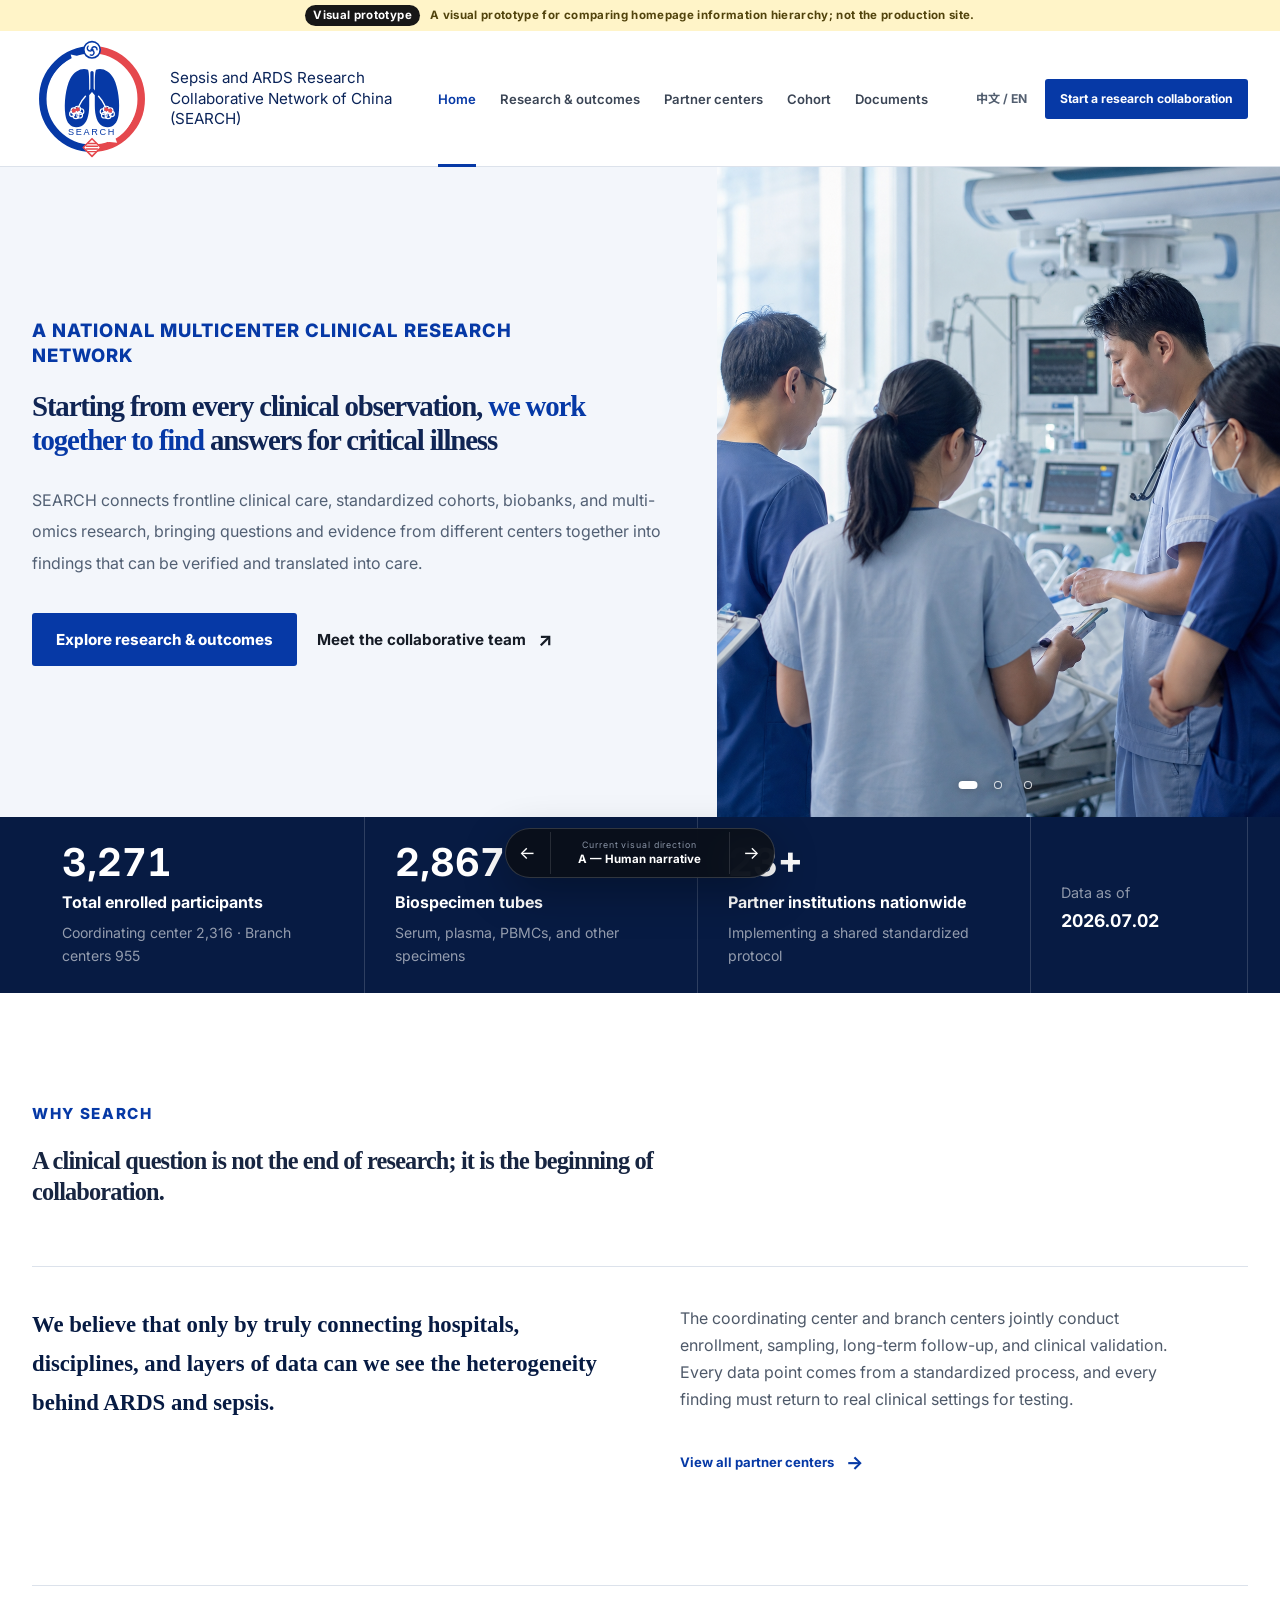
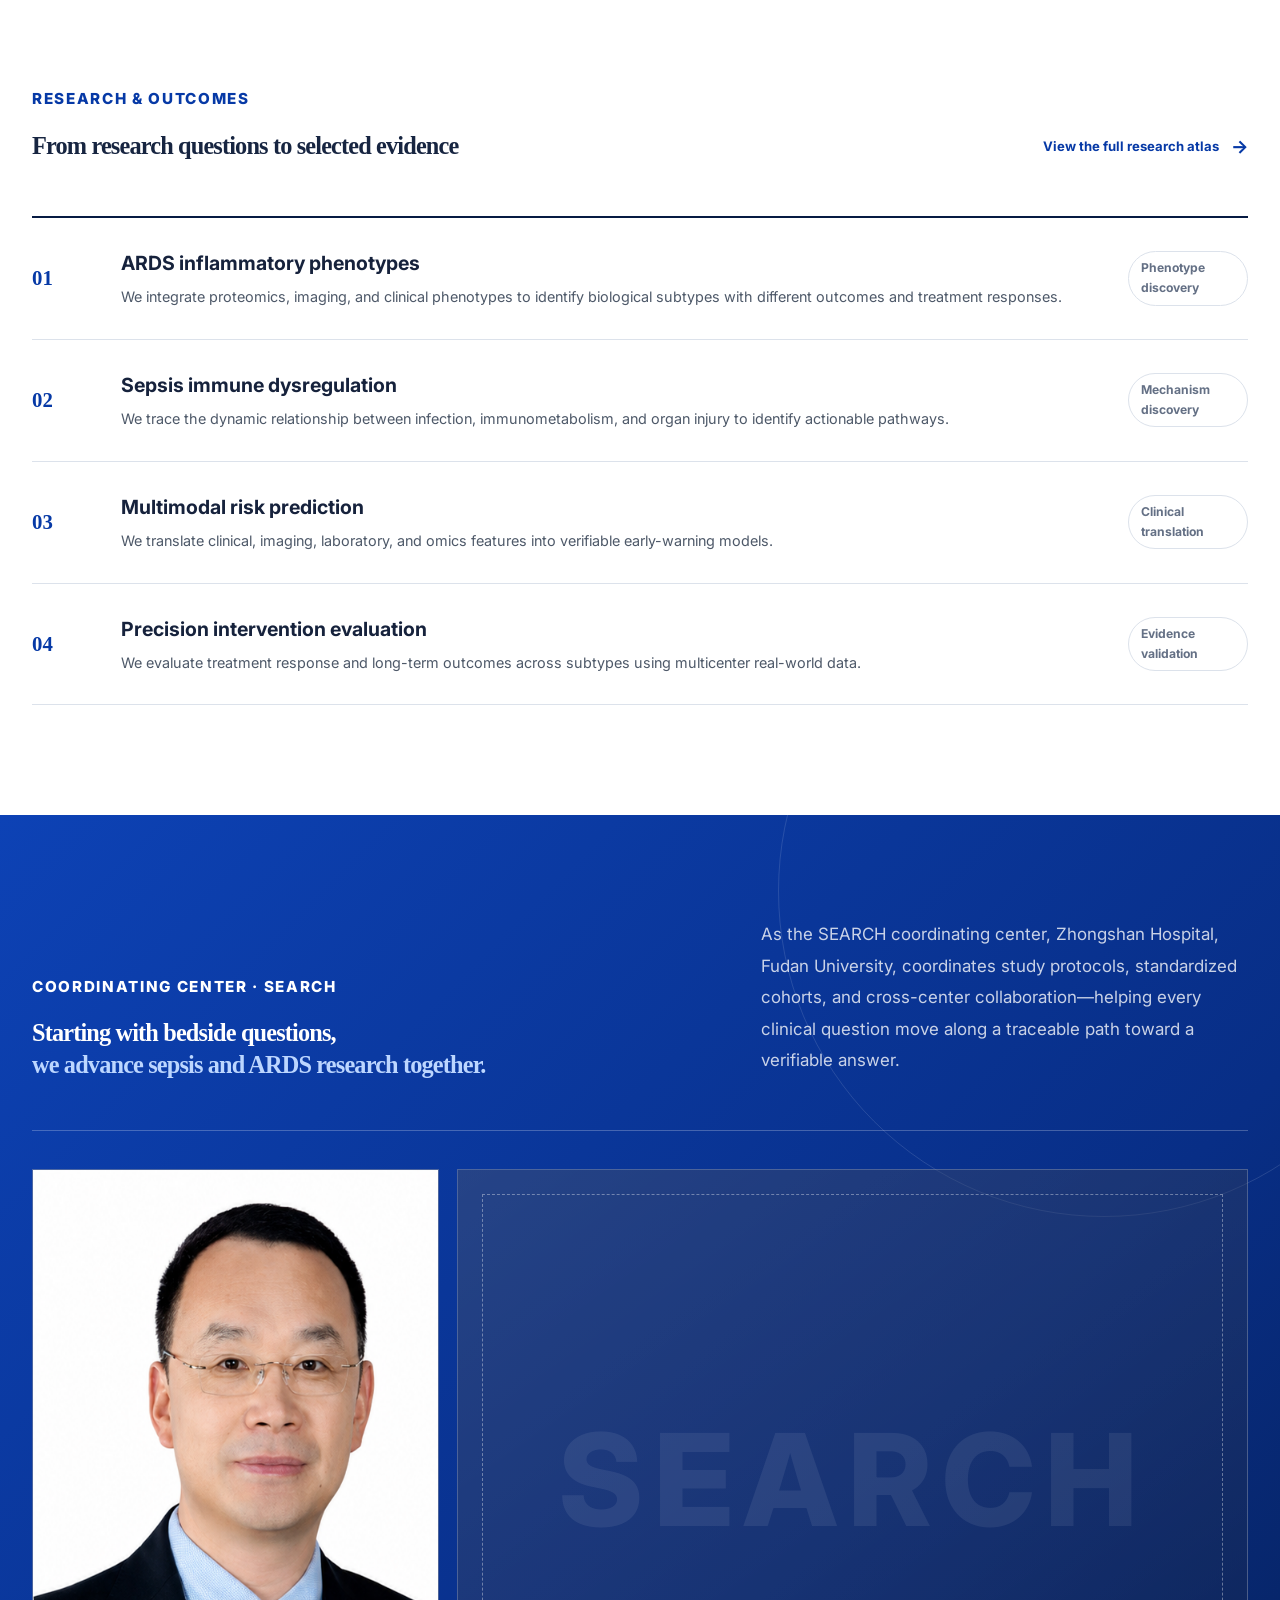
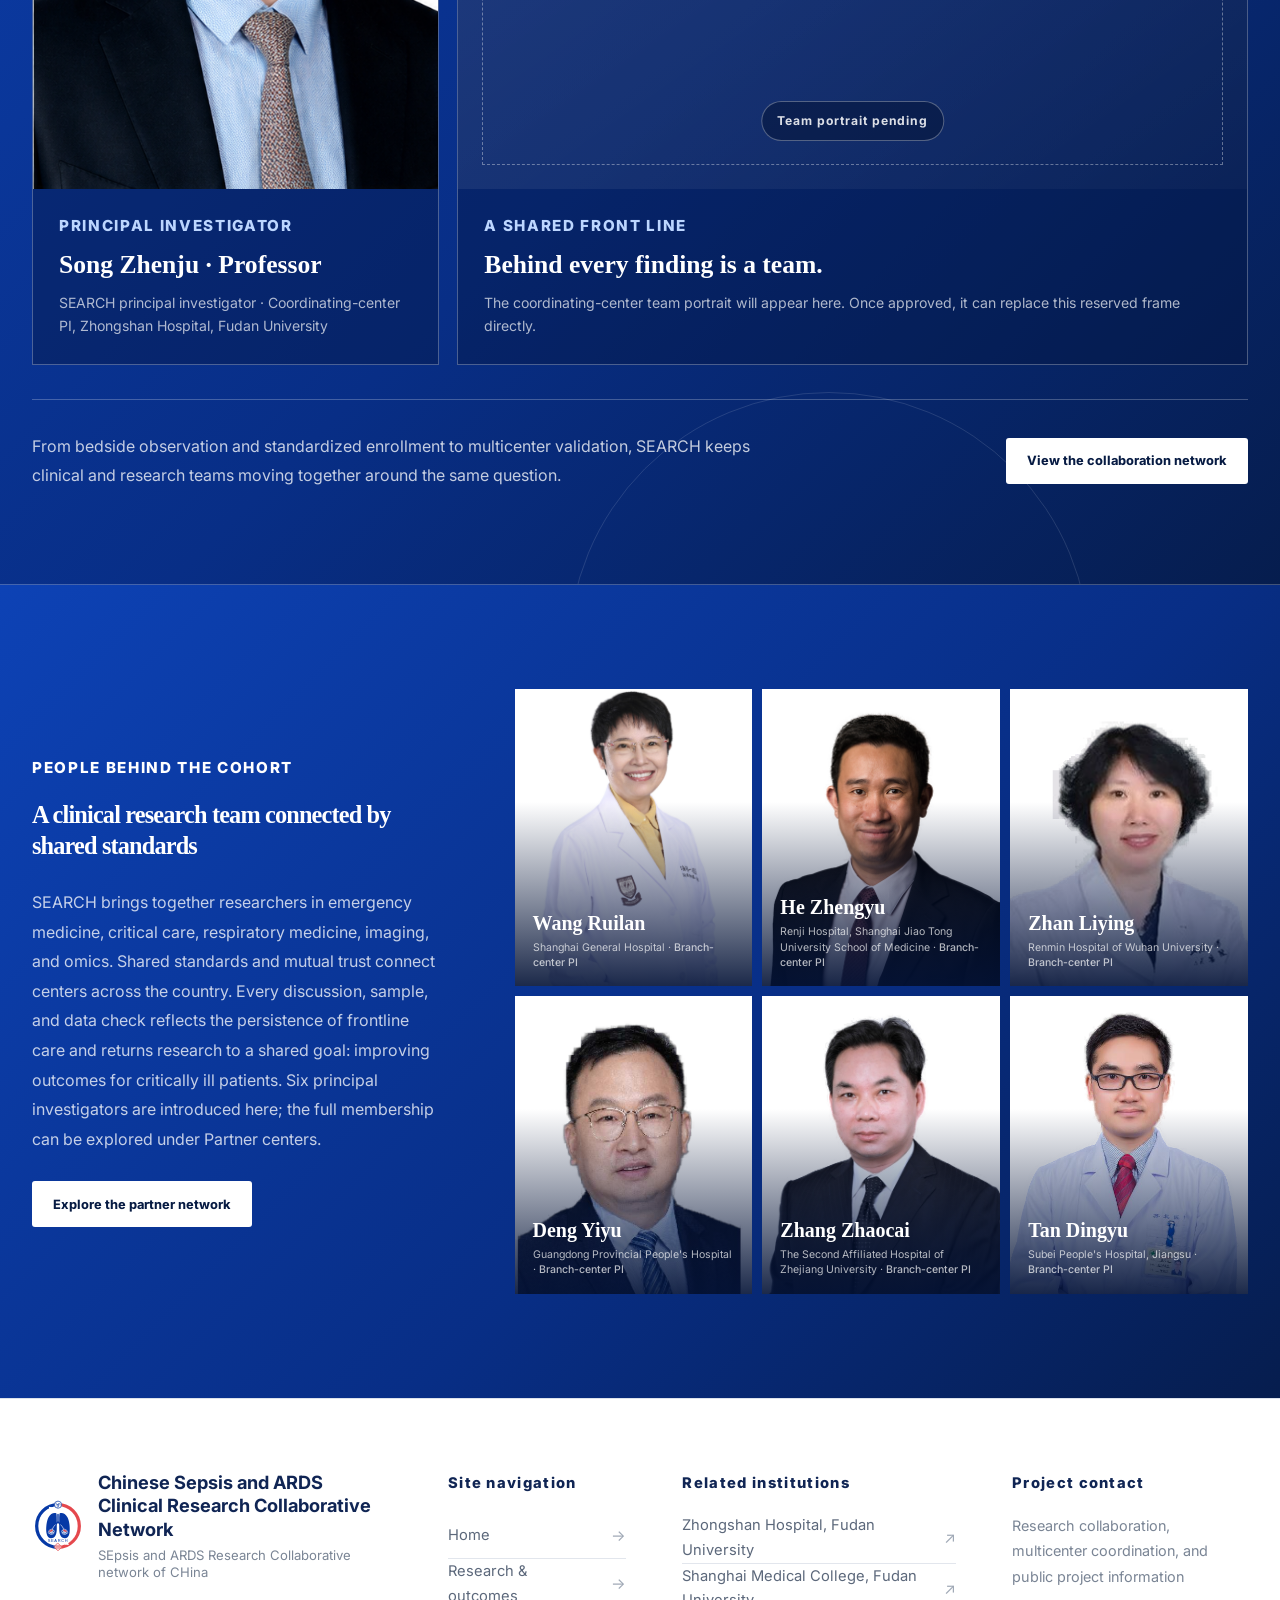
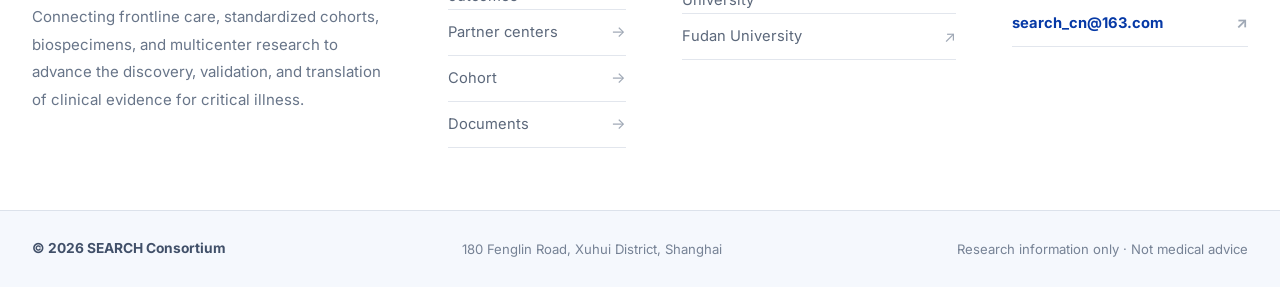
<file: concepts/search-research-showcase/index.html>
<!doctype html>
<html lang="zh-CN">
  <head>
    <meta charset="utf-8" />
    <meta name="viewport" content="width=device-width, initial-scale=1" />
    <meta name="description" content="SEARCH 科研门户首页视觉方向原型" />
    <title>SEARCH 首页视觉原型</title>
    <link rel="preconnect" href="https://fonts.googleapis.com" />
    <link rel="preconnect" href="https://fonts.gstatic.com" crossorigin />
    <link href="https://fonts.googleapis.com/css2?family=Inter:wght@400;500;600;700;800&amp;family=Noto+Sans+SC:wght@400;500;600;700&amp;family=Noto+Serif+SC:wght@500;600;700&amp;display=swap" rel="stylesheet" />
    <link rel="stylesheet" href="prototype-home.css?v=20" />
  </head>
  <!-- PROTOTYPE — three homepage directions, switchable with ?variant=A|B|C. -->
  <body data-prototype="true">
    <div class="prototype-notice" role="note">
      <span>视觉原型</span>
      <strong>用于比较首页信息层级，不是正式网站</strong>
    </div>

    <header class="site-header">
      <a class="brand" href="?variant=A" aria-label="SEARCH 首页视觉原型">
        <img class="brand-mark" src="../../icon/search-emblem.svg" alt="SEARCH" />
        <span class="brand-copy">
          <strong>中国脓毒症和 ARDS 临床研究协作联盟（SEARCH）</strong>
          <small>Sepsis and ARDS Research Collaborative Network of China (SEARCH)</small>
        </span>
      </a>
      <button class="nav-toggle" type="button" aria-expanded="false" aria-controls="primary-nav">菜单</button>
      <nav class="main-nav" id="primary-nav" aria-label="主要导航">
        <a class="is-active" href="?variant=A">首页</a>
        <a href="research.html">研究与成果</a>
        <a href="network.html">合作单位</a>
        <a href="cohort.html">队列信息</a>
        <a href="documents.html">项目文件</a>
      </nav>
      <div class="header-actions">
      <button class="language-button" type="button" data-language-toggle aria-label="切换语言" title="切换至 English">中文 / EN</button>
        <a class="contact-link" href="mailto:search_cn@163.com">发起科研合作</a>
      </div>
    </header>

    <main>
      <section class="variant variant-a" data-variant="A" aria-label="方案 A：人文叙事">
        <div class="a-hero">
          <div class="a-hero-copy">
            <p class="eyebrow">全国多中心临床研究协作网络</p>
            <h1>从每一次临床观察出发，<em>共同寻找</em>危重症的答案</h1>
            <p class="hero-lead">SEARCH 联结临床一线、标准化队列、生物样本库与多组学研究，让来自不同中心的问题和证据汇聚成可验证、可转化的研究发现。</p>
            <div class="button-row">
              <a class="button button-primary" href="research.html">探索研究与成果</a>
              <a class="text-link" href="#a-people">认识协作团队 <span>↗</span></a>
            </div>
          </div>
          <div class="a-hero-visual">
            <div class="clinical-scene">
              <img class="is-active" data-scene-image src="assets/hero-icu-team.png" alt="ICU 多学科团队在床旁共同讨论" />
              <img data-scene-image src="assets/hero-ecmo-team.png" alt="" aria-hidden="true" />
            </div>
            <div class="scene-options" role="group" aria-label="首页右侧场景选项">
              <button class="is-active" type="button" data-scene="icu" aria-label="查看 ICU 多学科协作场景" aria-pressed="true"></button>
              <button type="button" data-scene="ecmo" aria-label="查看 ECMO 团队协作场景" aria-pressed="false"></button>
              <button type="button" data-scene="night" aria-label="查看 ICU 夜班照护场景" aria-pressed="false"></button>
            </div>
          </div>
        </div>

        <section class="a-metrics" id="cohort" aria-label="队列摘要">
          <div><strong class="metric-number">3,271</strong><span>累计入组人数</span><small>主中心 2,316 · 分中心 955</small></div>
          <div><strong class="metric-number">2,867</strong><span>实体生物样本管</span><small>血清、血浆、PBMC 等总和</small></div>
          <div><strong class="metric-number">23+</strong><span>全国合作机构</span><small>共同执行标准化研究方案</small></div>
          <p>数据截至<br /><strong class="metric-number">2026.07.02</strong></p>
        </section>

        <section class="a-story page-shell">
          <div class="section-intro">
            <p class="eyebrow dark">Why SEARCH</p>
            <h2>临床问题不是研究的终点，而是协作的起点</h2>
          </div>
          <div class="story-columns">
            <p class="story-lead">我们相信，只有把不同医院、不同学科和不同数据层次真正连接起来，才能看见 ARDS 与脓毒症背后的异质性。</p>
            <div>
              <p>主中心与全国分中心共同完成病例入组、样本采集、长期随访和临床验证。每一份数据都来自规范流程，每一项发现都需要回到真实临床场景接受检验。</p>
              <a class="text-link blue" href="network.html">查看全国合作单位 <span>→</span></a>
            </div>
          </div>
        </section>

        <section class="a-research page-shell">
          <div class="section-intro horizontal">
            <div><p class="eyebrow dark">Research &amp; Outcomes</p><h2>从研究问题到代表成果</h2></div>
            <a class="text-link blue" href="research.html">查看完整研究图谱 <span>→</span></a>
          </div>
          <div class="research-paths">
            <article><span>01</span><div><h3>ARDS 炎症分型</h3><p>融合蛋白组、影像和临床表型，识别具有不同预后与治疗反应的生物学亚型。</p></div><b>表型识别</b></article>
            <article><span>02</span><div><h3>脓毒症免疫失衡</h3><p>追踪感染、免疫代谢与器官损伤之间的动态关系，寻找可干预通路。</p></div><b>机制发现</b></article>
            <article><span>03</span><div><h3>多模态风险预测</h3><p>将临床、影像、实验室与组学特征转化为可验证的早期预警模型。</p></div><b>临床转化</b></article>
            <article><span>04</span><div><h3>精准干预评价</h3><p>在多中心真实世界数据中评价不同亚型的治疗反应与长期结局。</p></div><b>证据验证</b></article>
          </div>
        </section>

        <section class="a-leadership" aria-labelledby="leadership-title">
          <div class="page-shell leadership-intro">
            <div>
              <p class="eyebrow">Coordinating center · SEARCH</p>
              <h2 id="leadership-title"><span>从床旁问题出发，</span><em>共同推进脓毒症与 ARDS 研究。</em></h2>
            </div>
            <p>复旦大学附属中山医院作为 SEARCH 主中心，统筹研究方案、标准化队列与跨中心协作，让每一个临床问题都能沿着可追溯的路径走向可验证的答案。</p>
          </div>

          <div class="page-shell leadership-grid">
            <article class="lead-pi-card">
              <div class="lead-pi-image">
                <img src="../../Co-Team/主中心/宋振举+复旦大学附属中山医院.png" alt="宋振举教授" />
              </div>
              <div class="lead-pi-copy">
                <p class="eyebrow">Principal investigator</p>
                <h3>宋振举 教授</h3>
                <p>SEARCH 项目总负责人 · 复旦大学附属中山医院主中心 PI</p>
              </div>
            </article>

            <article class="team-photo-card">
              <div class="team-photo-placeholder" role="img" aria-label="主中心团队合照预留位置">
                <span class="team-photo-wordmark">SEARCH</span>
                <span class="team-photo-status">团队合照待补充</span>
              </div>
              <div class="team-photo-copy">
                <p class="eyebrow">A shared front line</p>
                <h3>每一项发现，都有一支团队在背后。</h3>
                <p>这里将展示主中心团队合照。照片确认后，替换该预留区域即可。</p>
              </div>
            </article>
          </div>

          <div class="page-shell leadership-footer">
            <p>从床旁观察、标准化入组到多中心验证，SEARCH 让临床团队与研究团队在同一个问题上持续同行。</p>
            <a class="button button-light" href="network.html">查看协作网络</a>
          </div>
        </section>

        <section class="a-people" id="a-people" aria-labelledby="people-title">
          <div class="page-shell people-layout">
            <div class="people-copy">
              <p class="eyebrow">People behind the cohort</p>
              <h2 id="people-title">由共同标准连接的临床研究团队</h2>
              <p>SEARCH 汇聚急诊、重症、呼吸、影像与组学研究者，以共同标准和彼此信任连接全国多中心。每一次讨论、采样与数据核对，都凝聚着临床一线的坚持，也让研究回到改善危重症患者结局的共同愿望。首页呈现六位 PI，完整成员可在“合作单位”中查看。</p>
              <a class="button button-light" href="network.html">了解合作网络</a>
            </div>

            <div class="people-grid">
              <article class="people-card">
                <img src="../../Co-Team/分中心/王瑞兰+上海市第一人民医院.png" alt="王瑞兰教授" />
                <div class="people-card-copy"><h3>王瑞兰</h3><p><span>上海市第一人民医院</span><b>分中心 PI</b></p></div>
              </article>
              <article class="people-card">
                <img src="../../Co-Team/分中心/何征宇+上海交通大学医学院附属仁济医院.png" alt="何征宇教授" />
                <div class="people-card-copy"><h3>何征宇</h3><p><span>上海交通大学医学院附属仁济医院</span><b>分中心 PI</b></p></div>
              </article>
              <article class="people-card">
                <img src="../../Co-Team/分中心/詹丽英+武汉大学人民医院.png" alt="詹丽英教授" />
                <div class="people-card-copy"><h3>詹丽英</h3><p><span>武汉大学人民医院</span><b>分中心 PI</b></p></div>
              </article>
              <article class="people-card">
                <img src="../../Co-Team/分中心/邓医宇+广东省人民医院.png" alt="邓医宇教授" />
                <div class="people-card-copy"><h3>邓医宇</h3><p><span>广东省人民医院</span><b>分中心 PI</b></p></div>
              </article>
              <article class="people-card">
                <img src="../../Co-Team/分中心/张召才+浙江大学附属第二医院.png" alt="张召才教授" />
                <div class="people-card-copy"><h3>张召才</h3><p><span>浙江大学附属第二医院</span><b>分中心 PI</b></p></div>
              </article>
              <article class="people-card">
                <img src="../../Co-Team/分中心/谈定玉+江苏省苏北人民医院.png" alt="谈定玉教授" />
                <div class="people-card-copy"><h3>谈定玉</h3><p><span>江苏省苏北人民医院</span><b>分中心 PI</b></p></div>
              </article>
            </div>
          </div>
        </section>
      </section>

      <section class="variant variant-b" data-variant="B" aria-label="方案 B：学术编辑部">
        <div class="b-masthead page-shell">
          <div class="b-edition"><span>SEARCH REPORT</span><strong>01</strong><small>2026 · Clinical research portal</small></div>
          <div class="b-title">
            <p class="eyebrow dark">Emergency &amp; Critical Care Research</p>
            <h1>把危重症异质性，转化为可以验证的临床问题。</h1>
            <p>一个由全国多中心队列、生物样本与跨学科方法共同支撑的开放科研协作平台。</p>
          </div>
        </div>

        <div class="b-rule page-shell"><span>Research dossier</span><span>数据截至 2026.07.02</span></div>

        <section class="b-lead page-shell">
          <div class="b-lead-story">
            <div class="b-image-wrap"><img src="../../assets/project-breakthrough.png" alt="ARDS 炎症分型研究图示" /></div>
            <p class="story-index">FEATURE / 01</p>
            <h2>大规模蛋白组学揭示 ARDS 三种炎症表型</h2>
            <p>从前瞻性多中心队列出发，整合血清蛋白组、临床实验室与胸部 CT，探索分型指导个体化治疗的证据路径。</p>
            <a class="text-link blue" href="research.html">阅读研究摘要 <span>↗</span></a>
          </div>
          <aside class="b-index">
            <p class="eyebrow dark">At a glance</p>
            <dl>
              <div><dt>累计入组</dt><dd>3,271</dd></div>
              <div><dt>主中心</dt><dd>2,316</dd></div>
              <div><dt>分中心</dt><dd>955</dd></div>
              <div><dt>生物样本</dt><dd>2,867<small> 管</small></dd></div>
              <div><dt>合作机构</dt><dd>23+</dd></div>
            </dl>
            <a class="button button-ink" href="#b-programs">浏览研究目录</a>
          </aside>
        </section>

        <section class="b-programs page-shell" id="b-programs">
          <div class="b-section-label"><span>02</span><h2>研究目录</h2><p>问题 → 方法 → 代表成果</p></div>
          <div class="b-program-list">
            <article><span>ARDS</span><h3>炎症分型与治疗反应</h3><p>蛋白组学 · 影像组学 · 前瞻性队列</p><b>01</b></article>
            <article><span>SEPSIS</span><h3>免疫失衡与器官损伤</h3><p>免疫代谢 · 微生态 · 机制研究</p><b>02</b></article>
            <article><span>PREDICTION</span><h3>多模态风险预测</h3><p>临床表型 · 动态模型 · 外部验证</p><b>03</b></article>
            <article><span>TRANSLATION</span><h3>精准干预与真实世界评价</h3><p>亚型治疗效应 · 长期结局 · 多中心证据</p><b>04</b></article>
          </div>
        </section>

        <section class="b-quote">
          <div class="page-shell">
            <blockquote>“我们从临床现场提出问题，也必须让研究结果回到临床现场接受检验。”</blockquote>
            <div class="b-pi">
              <img src="../../Co-Team/主中心/宋振举+复旦大学附属中山医院.png" alt="宋振举教授" />
              <p><strong>宋振举 教授</strong><span>SEARCH 项目负责人</span><small>代表荣誉与学术职务：候选 5 项待团队确认</small></p>
            </div>
          </div>
        </section>

        <section class="b-footer-index page-shell">
          <p>继续浏览</p>
          <a href="research.html"><span>研究与成果</span><b>01</b></a>
          <a href="network.html"><span>合作单位</span><b>02</b></a>
          <a href="?variant=C#c-data"><span>队列信息</span><b>03</b></a>
        </section>
      </section>

      <section class="variant variant-c" data-variant="C" aria-label="方案 C：队列数据优先">
        <div class="c-shell">
          <section class="c-hero">
            <div class="c-hero-copy">
              <p class="eyebrow">SEARCH COHORT / CHINA</p>
              <h1>让多中心数据成为危重症研究的共同基础设施</h1>
              <p>连接标准化临床队列、生物样本库与多组学研究，为 ARDS、脓毒症及多器官功能障碍提供可验证的科研基础。</p>
              <div class="button-row">
                <a class="button button-cyan" href="#c-data">查看队列数据</a>
                <a class="button button-outline" href="mailto:search_cn@163.com">发起科研合作</a>
              </div>
            </div>
            <div class="c-network" aria-label="协作网络示意">
              <div class="network-orbit orbit-one"></div>
              <div class="network-orbit orbit-two"></div>
              <div class="network-core"><strong>SEARCH</strong><span>主中心<br />复旦中山</span></div>
              <i style="--x: 16%; --y: 23%"></i><i style="--x: 72%; --y: 14%"></i><i style="--x: 84%; --y: 55%"></i><i style="--x: 65%; --y: 82%"></i><i style="--x: 20%; --y: 74%"></i><i style="--x: 8%; --y: 48%"></i>
              <span class="network-label">23+ 家协作机构</span>
            </div>
          </section>

          <section class="c-data" id="c-data">
            <div class="c-data-head"><div><p class="eyebrow">Live snapshot</p><h2>队列信息概览</h2></div><span>静态数据 · 截至 2026.07.02</span></div>
            <div class="c-metric-grid">
              <article class="c-metric hero-metric"><span>累计入组人数</span><strong>3,271</strong><div class="metric-split"><p><b>2,316</b> 主中心</p><p><b>955</b> 分中心</p></div></article>
              <article class="c-metric"><span>实体生物样本管</span><strong>2,867</strong><small>血清、血浆、PBMC 等总和</small></article>
              <article class="c-metric"><span>合作机构</span><strong>23+</strong><small>主中心与全国分中心</small></article>
              <article class="c-metric pending"><span>中心样本分布</span><strong>待核对</strong><small>主中心 / 分中心拆分数据尚未确认</small></article>
            </div>
          </section>

          <section class="c-pipeline">
            <div class="c-section-head"><div><p class="eyebrow">Research pipeline</p><h2>一条可追溯的研究路径</h2></div><a href="research.html">查看研究与成果 →</a></div>
            <ol>
              <li><span>01</span><div><h3>临床问题</h3><p>从急诊与危重症现场识别未被满足的研究问题。</p></div></li>
              <li><span>02</span><div><h3>队列与样本</h3><p>以统一方案开展入组、采样、随访和质量控制。</p></div></li>
              <li><span>03</span><div><h3>多模态研究</h3><p>整合临床、影像、实验室、蛋白组和微生态数据。</p></div></li>
              <li><span>04</span><div><h3>多中心验证</h3><p>检验研究发现的稳定性、可解释性和临床价值。</p></div></li>
            </ol>
          </section>

          <section class="c-collaboration">
            <div><p class="eyebrow">Open collaboration</p><h2>围绕共同问题，建立规范、开放的科研协作</h2></div>
            <div><p>合作入口暂用现有联系邮箱，团队邮箱注册完成后统一替换。</p><a class="button button-cyan" href="mailto:search_cn@163.com">发起科研合作</a></div>
          </section>
        </div>
      </section>
    </main>

    <footer class="global-footer">
      <div class="page-shell footer-directory">
        <div class="footer-identity"><div class="footer-identity-head"><img class="footer-brand-mark" src="../../icon/search-emblem.svg" alt="SEARCH" /><span><strong>中国脓毒症和 ARDS 临床研究协作联盟</strong><small>SEpsis and ARDS Research Collaborative network of CHina</small></span></div><p>连接临床一线、规范队列、生物样本与多中心研究，共同推动危重症临床证据的发现、验证与转化。</p></div>
        <nav class="footer-column site-map" aria-label="页脚网站导航"><h3>网站导航</h3><a href="index.html?variant=A">首页</a><a href="research.html">研究与成果</a><a href="network.html">合作单位</a><a href="cohort.html">队列信息</a><a href="documents.html">项目文件</a></nav>
        <nav class="footer-column" aria-label="相关机构"><h3>相关机构</h3><a href="https://www.zs-hospital.sh.cn/" target="_blank" rel="noopener noreferrer">复旦大学附属中山医院</a><a href="https://shmc.fudan.edu.cn/main.htm" target="_blank" rel="noopener noreferrer">复旦大学上海医学院</a><a href="https://www.fudan.edu.cn/" target="_blank" rel="noopener noreferrer">复旦大学</a></nav>
        <div class="footer-column footer-contact-column"><h3>项目联系</h3><p>科研合作、多中心协作与项目公开资料咨询</p><a class="footer-mail" href="mailto:search_cn@163.com">search_cn@163.com</a></div>
      </div>
      <div class="footer-meta"><div class="page-shell"><strong>© 2026 SEARCH Consortium</strong><span>上海市徐汇区枫林路 180 号</span><span>科研信息展示 · 不构成医疗建议</span></div></div>
    </footer>

    <div class="prototype-switcher" role="toolbar" aria-label="首页视觉方案切换">
      <button type="button" data-direction="previous" aria-label="上一个方案">←</button>
      <div aria-live="polite"><small>当前视觉方向</small><strong id="variant-label">A — 人文叙事</strong></div>
      <button type="button" data-direction="next" aria-label="下一个方案">→</button>
    </div>

    <script src="prototype-home.js?v=2"></script>
    <script src="app.js?v=8"></script>
  </body>
</html>
</file>
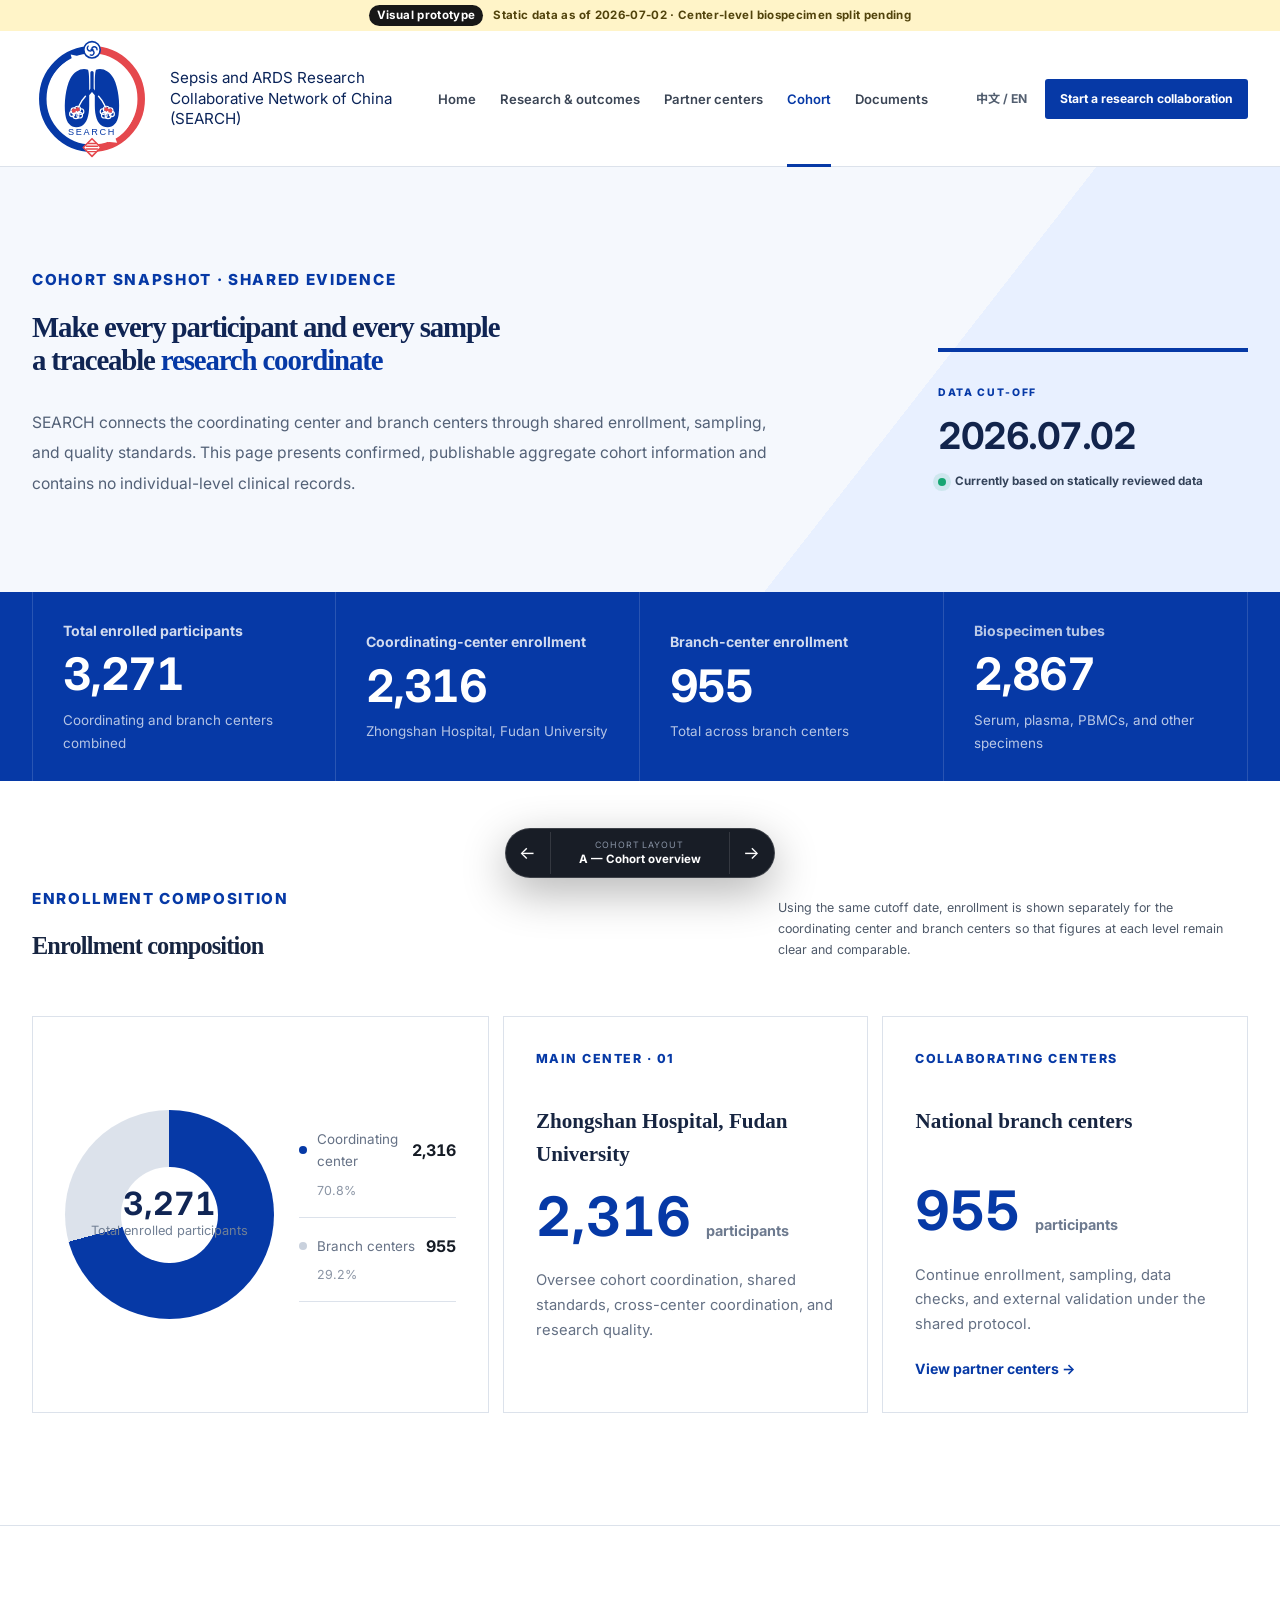
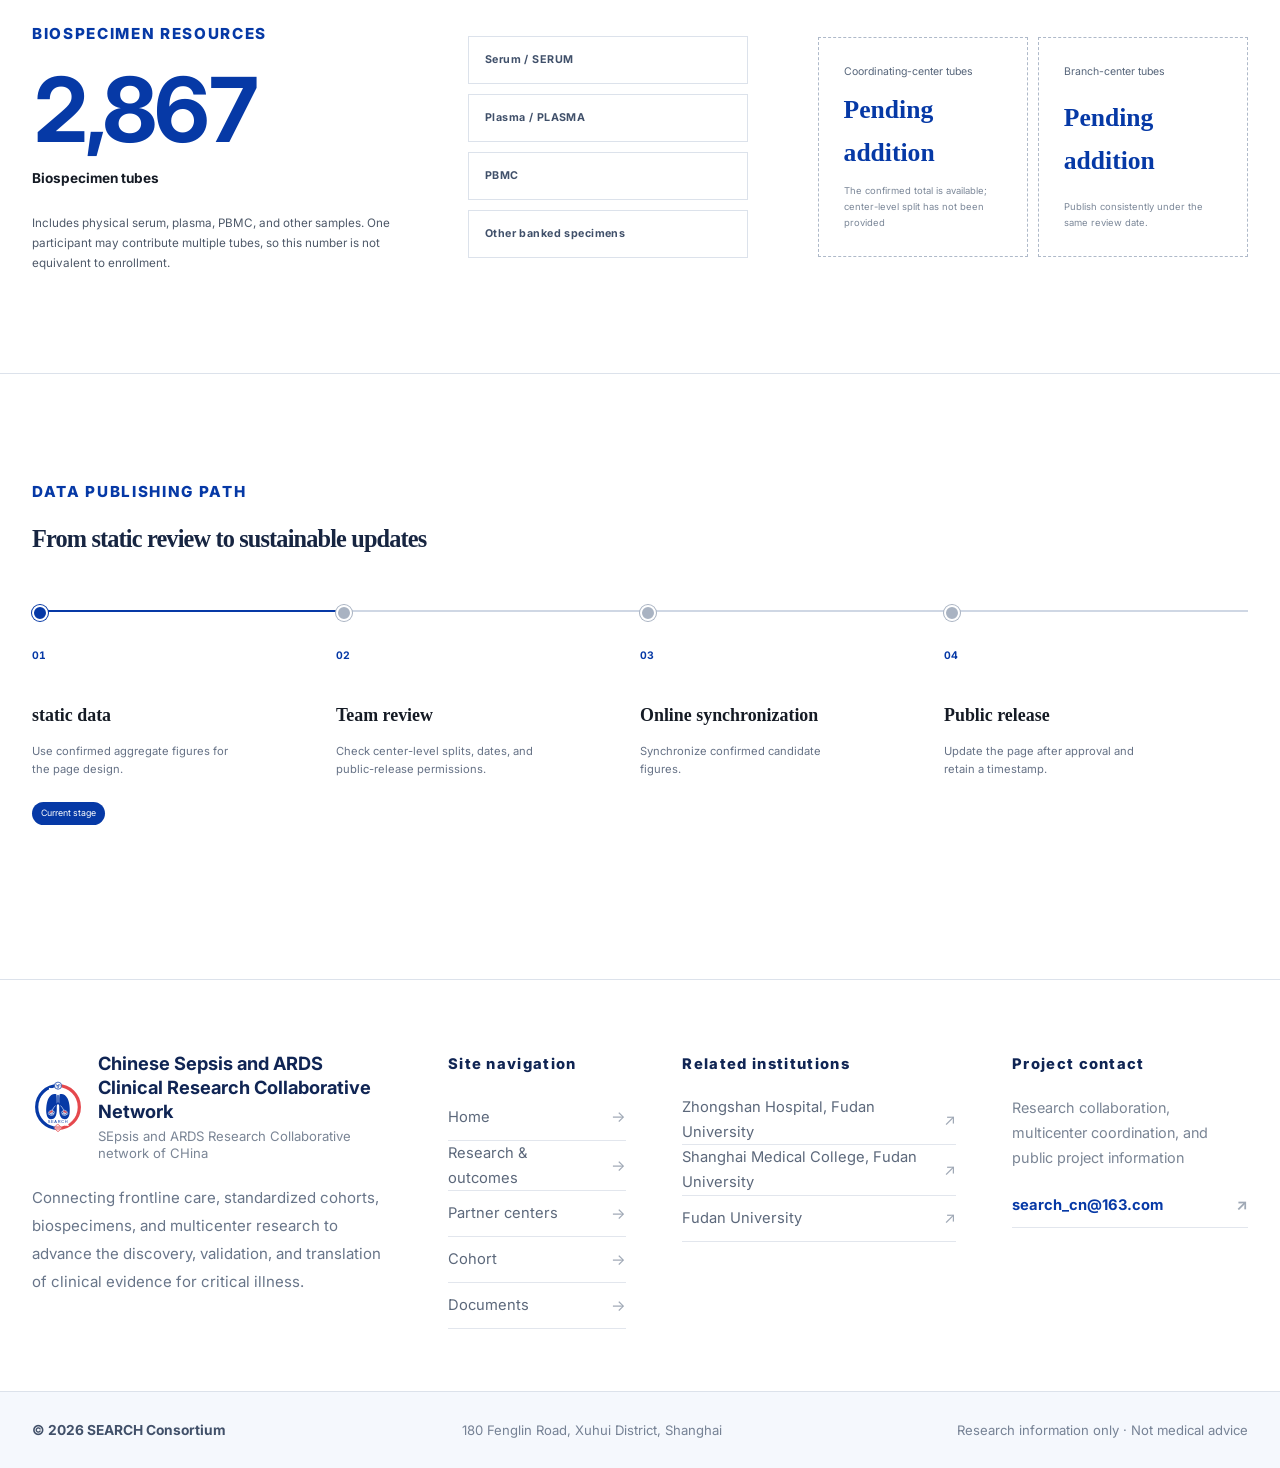
<file: concepts/search-research-showcase/cohort.html>
<!doctype html>
<html lang="zh-CN">
  <head>
    <meta charset="utf-8" />
    <meta name="viewport" content="width=device-width, initial-scale=1" />
    <meta name="description" content="SEARCH 临床研究队列入组与生物样本资源概览" />
    <title>队列信息 · SEARCH</title>
    <link rel="preconnect" href="https://fonts.googleapis.com" />
    <link rel="preconnect" href="https://fonts.gstatic.com" crossorigin />
    <link href="https://fonts.googleapis.com/css2?family=Inter:wght@400;500;600;700;800&amp;family=Noto+Sans+SC:wght@400;500;600;700&amp;family=Noto+Serif+SC:wght@500;600;700&amp;display=swap" rel="stylesheet" />
    <link rel="stylesheet" href="prototype-home.css?v=21" />
    <link rel="stylesheet" href="cohort-prototype.css?v=8" />
  </head>
  <!-- PROTOTYPE — three cohort-information layouts, switchable with ?variant=A|B|C. -->
  <body class="cohort-page" data-prototype="true">
    <div class="prototype-notice" role="note">
      <span>视觉原型</span>
      <strong>截至 2026-07-02 的静态数据 · 生物样本按中心拆分待补充</strong>
    </div>

    <header class="site-header">
      <a class="brand" href="index.html?variant=A" aria-label="SEARCH 首页">
        <img class="brand-mark" src="../../icon/search-emblem.svg" alt="SEARCH" />
        <span class="brand-copy">
          <strong>中国脓毒症和 ARDS 临床研究协作联盟（SEARCH）</strong>
          <small>Sepsis and ARDS Research Collaborative Network of China (SEARCH)</small>
        </span>
      </a>
      <button class="nav-toggle" type="button" aria-expanded="false" aria-controls="primary-nav">菜单</button>
      <nav class="main-nav" id="primary-nav" aria-label="主要导航">
        <a href="index.html?variant=A">首页</a>
        <a href="research.html">研究与成果</a>
        <a href="network.html">合作单位</a>
        <a class="is-active" href="cohort.html">队列信息</a>
        <a href="documents.html">项目文件</a>
      </nav>
      <div class="header-actions">
        <button class="language-button" type="button" data-language-toggle aria-label="切换语言" title="切换至 English">中文 / EN</button>
        <a class="contact-link" href="mailto:search_cn@163.com">发起科研合作</a>
      </div>
    </header>

    <main>
      <section class="cohort-variant cohort-a" data-variant="A" aria-label="方案 A：队列总览">
        <header class="cohort-a-hero">
          <div class="page-shell cohort-a-hero-grid">
            <div>
              <p class="eyebrow dark">Cohort snapshot · Shared evidence</p>
              <h1>让每一例入组与每一份样本，<br />成为可追溯的<em>研究坐标</em></h1>
              <p class="cohort-lead">SEARCH 以统一的入组、采样与质量标准连接主中心和全国分中心。这里呈现的是经确认可公开的队列聚合信息，不包含任何个体级临床记录。</p>
            </div>
            <aside class="cutoff-card" aria-label="数据审核状态">
              <span>DATA CUT-OFF</span>
              <strong>2026.07.02</strong>
              <p><i></i> 当前为静态审核数据</p>
            </aside>
          </div>
        </header>

        <section class="headline-metrics" aria-label="队列核心数字">
          <article><span>入组总人数</span><strong>3,271</strong><small>主中心与分中心合计</small></article>
          <article><span>主中心入组</span><strong>2,316</strong><small>复旦大学附属中山医院</small></article>
          <article><span>分中心入组</span><strong>955</strong><small>全国协作分中心合计</small></article>
          <article class="sample-metric"><span>实体生物样本管数</span><strong>2,867</strong><small>血清、血浆、PBMC 等总计</small></article>
        </section>

        <section class="composition-section page-shell">
          <div class="cohort-section-head">
            <div><p class="eyebrow dark">Enrollment composition</p><h2>入组构成</h2></div>
            <p>同一统计截止日期下，分别呈现主中心和分中心入组人数，确保不同层级的数据口径清晰可比。</p>
          </div>
          <div class="composition-grid">
            <div class="composition-chart" role="img" aria-label="主中心入组占 70.8%，分中心入组占 29.2%">
              <div class="donut"><span><strong>3,271</strong><small>入组总人数</small></span></div>
              <div class="chart-legend">
                <p><i class="main"></i><span>主中心</span><strong>2,316</strong><small>70.8%</small></p>
                <p><i class="branch"></i><span>分中心</span><strong>955</strong><small>29.2%</small></p>
              </div>
            </div>
            <article class="center-data-card main-center-data">
              <span>MAIN CENTER · 01</span>
              <h3>复旦大学附属中山医院</h3>
              <strong>2,316 <small>人</small></strong>
              <p>承担队列统筹、统一标准建设、跨中心协调与研究质量管理。</p>
            </article>
            <article class="center-data-card branch-center-data">
              <span>COLLABORATING CENTERS</span>
              <h3>全国协作分中心</h3>
              <strong>955 <small>人</small></strong>
              <p>按照共同研究方案持续完成入组、采样、数据核对与外部验证。</p>
              <a href="network.html">查看合作单位 →</a>
            </article>
          </div>
        </section>

        <section class="biospecimen-section">
          <div class="page-shell biospecimen-grid">
            <div class="biospecimen-intro">
              <p class="eyebrow">Biospecimen resources</p>
              <h2><strong>2,867</strong><span>实体生物样本管</span></h2>
              <p>包括血清、血浆、PBMC 等实体样本。同一位受试者可能对应多管样本，因此该数字不等同于入组人数。</p>
            </div>
            <div class="specimen-types" aria-label="生物样本类型">
              <span>血清 SERUM</span><span>血浆 PLASMA</span><span>PBMC</span><span>其他已入库实体样本</span>
            </div>
            <div class="pending-splits">
              <article><span>主中心样本管数</span><strong>待补充</strong><small>当前已确认总量，尚未提供中心拆分</small></article>
              <article><span>分中心样本管数</span><strong>待补充</strong><small>后续按同一审核日期统一发布</small></article>
            </div>
          </div>
        </section>

        <section class="update-section page-shell">
          <div class="cohort-section-head">
            <div><p class="eyebrow dark">Data publishing path</p><h2>从静态审核到可持续更新</h2></div>
          </div>
          <ol class="update-flow">
            <li class="is-current"><span>01</span><strong>静态数据</strong><p>使用已确认的聚合数字完成页面设计。</p><small>当前阶段</small></li>
            <li><span>02</span><strong>团队审核</strong><p>核对中心拆分、统计日期与公开权限。</p></li>
            <li><span>03</span><strong>在线同步</strong><p>同步经确认的候选更新数字。</p></li>
            <li><span>04</span><strong>公开发布</strong><p>审核通过后更新页面并保留时间戳。</p></li>
          </ol>
        </section>
      </section>

      <section class="cohort-variant cohort-b" data-variant="B" aria-label="方案 B：数据仪表盘" hidden>
        <div class="dashboard-shell">
          <header class="dashboard-head">
            <div><p>SEARCH / COHORT MONITOR</p><h1>队列数据<br />概览</h1></div>
            <div class="dashboard-status"><i></i><span>STATIC SNAPSHOT</span><strong>2026-07-02</strong><small>生物样本中心拆分待补充</small></div>
          </header>
          <section class="dashboard-metrics">
            <article class="dashboard-primary"><span>ENROLLED PARTICIPANTS</span><strong>3,271</strong><div><b>主中心 2,316</b><b>分中心 955</b></div></article>
            <article><span>MAIN CENTER</span><strong>2,316</strong><small>70.8% OF ENROLLMENT</small></article>
            <article><span>BRANCH CENTERS</span><strong>955</strong><small>29.2% OF ENROLLMENT</small></article>
            <article><span>BIOSPECIMEN TUBES</span><strong>2,867</strong><small>SERUM · PLASMA · PBMC · OTHERS</small></article>
          </section>
          <section class="dashboard-panels">
            <article class="dashboard-composition">
              <header><span>01 / ENROLLMENT</span><strong>入组构成</strong></header>
              <div class="dashboard-donut"><span><b>70.8%</b><small>主中心</small></span></div>
              <div class="dashboard-bars"><p><span>复旦中山 · 主中心</span><b>2,316</b><i><em style="width:70.8%"></em></i></p><p><span>全国协作分中心</span><b>955</b><i><em style="width:29.2%"></em></i></p></div>
            </article>
            <article class="dashboard-specimen">
              <header><span>02 / BIOSPECIMEN</span><strong>实体样本资源</strong></header>
              <div class="specimen-total"><strong>2,867</strong><span>管</span></div>
              <ul><li>血清 / SERUM</li><li>血浆 / PLASMA</li><li>PBMC</li><li>其他实体样本</li></ul>
              <div class="pending-banner"><b>!</b><p><strong>中心拆分待补充</strong><span>不以推算值替代正式审核数据</span></p></div>
            </article>
            <article class="dashboard-pipeline">
              <header><span>03 / UPDATE</span><strong>更新状态</strong></header>
              <ol><li class="done"><i></i><span>公开数据确认</span><b>完成</b></li><li class="active"><i></i><span>页面视觉设计</span><b>进行中</b></li><li><i></i><span>中心样本拆分</span><b>待提供</b></li><li><i></i><span>在线同步</span><b>后续阶段</b></li></ol>
            </article>
          </section>
        </div>
      </section>

      <section class="cohort-variant cohort-c" data-variant="C" aria-label="方案 C：队列叙事" hidden>
        <header class="ledger-hero page-shell">
          <p class="ledger-kicker">SEARCH COHORT LEDGER · 2026</p>
          <div><h1>数字记录规模，<br />标准守护<em>可信度。</em></h1><p>一份面向科研合作者的队列资源简报。每一个公开数字，都对应明确的统计口径、中心层级与审核日期。</p></div>
          <span>数据截至<br /><strong>2026.07.02</strong></span>
        </header>
        <section class="ledger-numbers page-shell">
          <article><span>01</span><div><small>ENROLLED PARTICIPANTS</small><strong>3,271</strong><p>已按研究方案纳入临床研究队列的受试者总人数。</p></div></article>
          <article><span>02</span><div><small>MAIN CENTER</small><strong>2,316</strong><p>复旦大学附属中山医院主中心入组人数。</p></div></article>
          <article><span>03</span><div><small>BRANCH CENTERS</small><strong>955</strong><p>全国协作分中心入组人数合计。</p></div></article>
          <article class="ledger-sample"><span>04</span><div><small>BIOSPECIMEN TUBES</small><strong>2,867</strong><p>血清、血浆、PBMC 等实体生物样本管数总计。</p></div></article>
        </section>
        <section class="ledger-story">
          <div class="page-shell">
            <header><p>HOW TO READ THE DATA</p><h2>读懂数字背后的队列</h2></header>
            <div class="ledger-columns">
              <article><b>入组人数 ≠ 样本管数</b><p>入组人数统计受试者；实体生物样本管数统计样本库中的样本管，同一受试者可能对应多管样本。</p></article>
              <article><b>主中心与分中心分别呈现</b><p>主中心负责队列统筹，分中心按照共同方案参与建设。分层展示让协作贡献与数据来源更加清晰。</p></article>
              <article><b>未知数据明确留白</b><p>样本按中心拆分尚未提供，因此页面保留“待补充”，不以估算值填补正式统计。</p></article>
            </div>
          </div>
        </section>
        <section class="ledger-next page-shell">
          <span>NEXT UPDATE</span><h2>先让每个数字经得起核对，<br />再让更新变得自动。</h2><p>当前使用静态审核数据完成设计。未来接入在线同步时，仍保留审核、更新时间和数据口径说明。</p>
          <div><b>STATIC</b><i></i><b>REVIEW</b><i></i><b>ONLINE SYNC</b><i></i><b>UPDATE</b></div>
        </section>
      </section>
    </main>

    <footer class="global-footer">
      <div class="page-shell footer-directory">
        <div class="footer-identity"><div class="footer-identity-head"><img class="footer-brand-mark" src="../../icon/search-emblem.svg" alt="SEARCH" /><span><strong>中国脓毒症和 ARDS 临床研究协作联盟</strong><small>SEpsis and ARDS Research Collaborative network of CHina</small></span></div><p>连接临床一线、规范队列、生物样本与多中心研究，共同推动危重症临床证据的发现、验证与转化。</p></div>
        <nav class="footer-column site-map" aria-label="页脚网站导航"><h3>网站导航</h3><a href="index.html?variant=A">首页</a><a href="research.html">研究与成果</a><a href="network.html">合作单位</a><a href="cohort.html">队列信息</a><a href="documents.html">项目文件</a></nav>
        <nav class="footer-column" aria-label="相关机构"><h3>相关机构</h3><a href="https://www.zs-hospital.sh.cn/" target="_blank" rel="noopener noreferrer">复旦大学附属中山医院</a><a href="https://shmc.fudan.edu.cn/main.htm" target="_blank" rel="noopener noreferrer">复旦大学上海医学院</a><a href="https://www.fudan.edu.cn/" target="_blank" rel="noopener noreferrer">复旦大学</a></nav>
        <div class="footer-column footer-contact-column"><h3>项目联系</h3><p>科研合作、多中心协作与项目公开资料咨询</p><a class="footer-mail" href="mailto:search_cn@163.com">search_cn@163.com</a></div>
      </div>
      <div class="footer-meta"><div class="page-shell"><strong>© 2026 SEARCH Consortium</strong><span>上海市徐汇区枫林路 180 号</span><span>科研信息展示 · 不构成医疗建议</span></div></div>
    </footer>

    <div class="prototype-switcher" aria-label="队列信息页方案切换">
      <button type="button" data-direction="previous" aria-label="上一个方案">←</button>
      <div><small>COHORT LAYOUT</small><strong id="variant-label">A — 队列总览</strong></div>
      <button type="button" data-direction="next" aria-label="下一个方案">→</button>
    </div>

    <script src="cohort-prototype.js"></script>
    <script src="app.js?v=10"></script>
  </body>
</html>
</file>
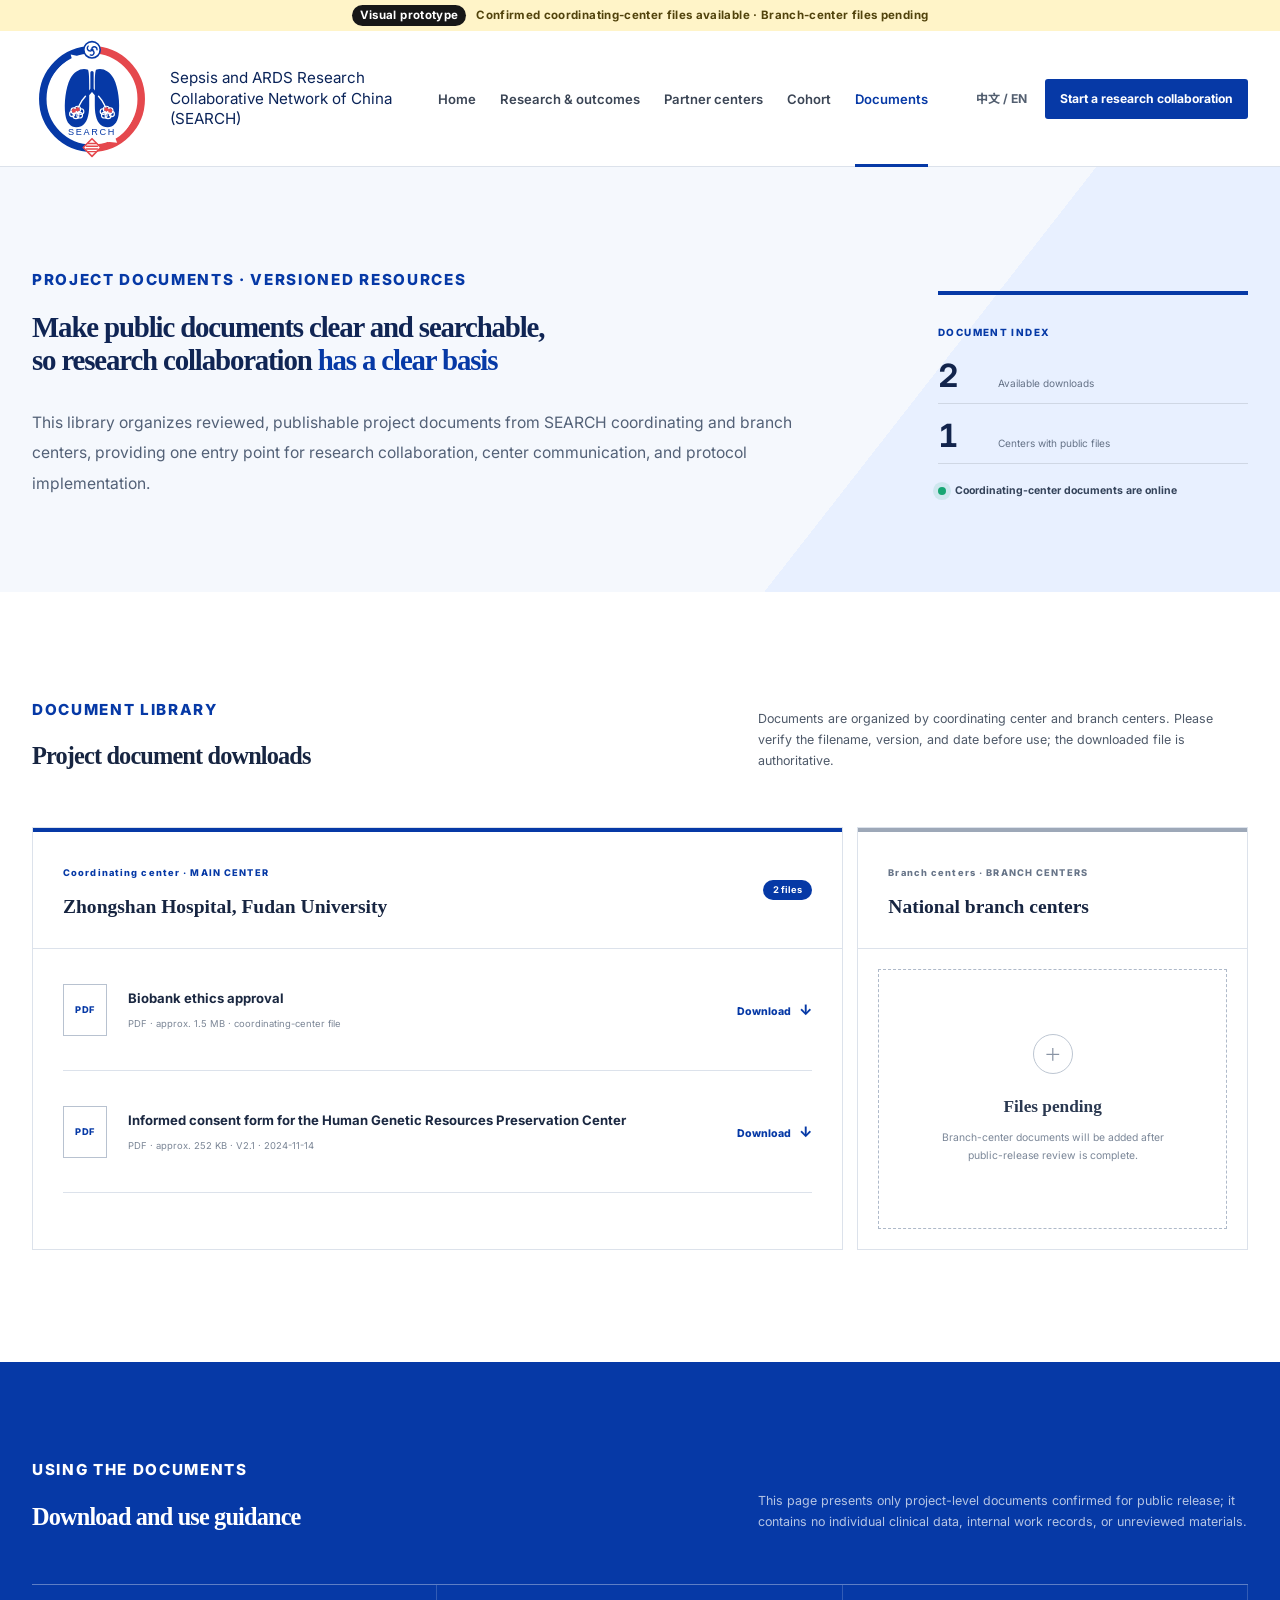
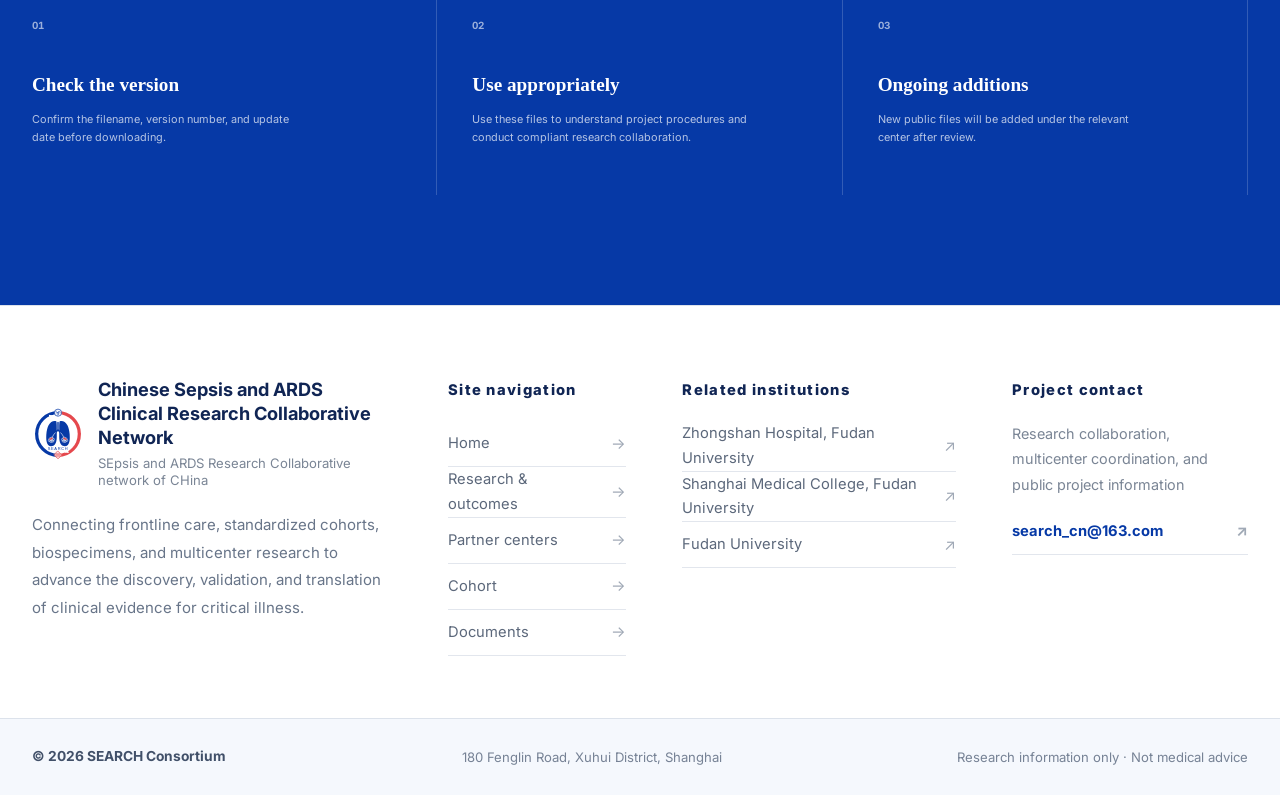
<file: concepts/search-research-showcase/documents.html>
<!doctype html>
<html lang="zh-CN">
  <head>
    <meta charset="utf-8" />
    <meta name="viewport" content="width=device-width, initial-scale=1" />
    <meta name="description" content="SEARCH 主中心与分中心公开项目文件下载" />
    <title>项目文件 · SEARCH</title>
    <link rel="preconnect" href="https://fonts.googleapis.com" />
    <link rel="preconnect" href="https://fonts.gstatic.com" crossorigin />
    <link href="https://fonts.googleapis.com/css2?family=Inter:wght@400;500;600;700;800&amp;family=Noto+Sans+SC:wght@400;500;600;700&amp;family=Noto+Serif+SC:wght@500;600;700&amp;display=swap" rel="stylesheet" />
    <link rel="stylesheet" href="prototype-home.css?v=21" />
    <link rel="stylesheet" href="documents-prototype.css?v=3" />
  </head>
  <!-- PROTOTYPE — standalone project-document page based on the selected homepage direction A. -->
  <body class="documents-page" data-prototype="true">
    <div class="prototype-notice" role="note">
      <span>视觉原型</span>
      <strong>当前提供主中心已确认文件 · 分中心文件待补充</strong>
    </div>

    <header class="site-header">
      <a class="brand" href="index.html?variant=A" aria-label="SEARCH 首页">
        <img class="brand-mark" src="../../icon/search-emblem.svg" alt="SEARCH" />
        <span class="brand-copy">
          <strong>中国脓毒症和 ARDS 临床研究协作联盟（SEARCH）</strong>
          <small>Sepsis and ARDS Research Collaborative Network of China (SEARCH)</small>
        </span>
      </a>
      <button class="nav-toggle" type="button" aria-expanded="false" aria-controls="primary-nav">菜单</button>
      <nav class="main-nav" id="primary-nav" aria-label="主要导航">
        <a href="index.html?variant=A">首页</a>
        <a href="research.html">研究与成果</a>
        <a href="network.html">合作单位</a>
        <a href="cohort.html">队列信息</a>
        <a class="is-active" href="documents.html">项目文件</a>
      </nav>
      <div class="header-actions">
        <button class="language-button" type="button" data-language-toggle aria-label="切换语言" title="切换至 English">中文 / EN</button>
        <a class="contact-link" href="mailto:search_cn@163.com">发起科研合作</a>
      </div>
    </header>

    <main>
      <header class="documents-hero">
        <div class="page-shell documents-hero-grid">
          <div>
            <p class="eyebrow dark">Project documents · Versioned resources</p>
            <h1>让公开文件清晰可查，<br />让研究协作<em>有据可循</em></h1>
            <p>集中整理 SEARCH 主中心与分中心经审核可公开的项目文件，为科研合作、中心沟通和规范执行提供统一入口。</p>
          </div>
          <aside class="documents-summary" aria-label="项目文件概览">
            <span>DOCUMENT INDEX</span>
            <div><strong>2</strong><small>当前可下载文件</small></div>
            <div><strong>1</strong><small>已公开文件中心</small></div>
            <p><i></i> 主中心文件已上线</p>
          </aside>
        </div>
      </header>

      <section class="documents-index page-shell" aria-labelledby="documents-title">
        <div class="documents-section-head">
          <div><p class="eyebrow dark">Document library</p><h2 id="documents-title">项目文件下载</h2></div>
          <p>按照主中心与分中心分别整理。请在使用前核对文件名称、版本和日期，文件内容以下载版本为准。</p>
        </div>

        <div class="document-groups">
          <article class="document-group main-document-group">
            <header>
              <div><span>主中心 · MAIN CENTER</span><h3>复旦大学附属中山医院</h3></div>
              <b>2 份文件</b>
            </header>
            <div class="document-list">
              <a href="../../Document/主中心-复旦中山-生物样本库伦理批件.pdf" download aria-label="下载主中心复旦中山生物样本库伦理批件 PDF">
                <span class="document-icon">PDF</span>
                <span class="document-copy"><strong>生物样本库伦理批件</strong><small>PDF · 约 1.5 MB · 主中心文件</small></span>
                <span class="document-action">下载 <i>↓</i></span>
              </a>
              <a href="../../Document/主中心-复旦中山-人类遗传资源保藏中心知情同意书V2_1_2024_11_14.pdf" download aria-label="下载主中心复旦中山人类遗传资源保藏中心知情同意书 PDF">
                <span class="document-icon">PDF</span>
                <span class="document-copy"><strong>人类遗传资源保藏中心知情同意书</strong><small>PDF · 约 252 KB · V2.1 · 2024-11-14</small></span>
                <span class="document-action">下载 <i>↓</i></span>
              </a>
            </div>
          </article>

          <article class="document-group branch-document-group">
            <header>
              <div><span>分中心 · BRANCH CENTERS</span><h3>全国协作分中心</h3></div>
            </header>
            <div class="document-empty">
              <span aria-hidden="true">＋</span>
              <strong>文件待补充</strong>
              <p>分中心相关文件将在完成公开审核后统一补充。</p>
            </div>
          </article>
        </div>
      </section>

      <section class="document-guidance">
        <div class="page-shell">
          <div class="documents-section-head light">
            <div><p class="eyebrow">Using the documents</p><h2>下载与使用说明</h2></div>
            <p>本页面只呈现经团队确认可公开的项目级文件，不包含个体级临床数据、内部工作记录或未经审核的材料。</p>
          </div>
          <div class="guidance-grid">
            <article><span>01</span><h3>核对版本</h3><p>下载前请确认文件名称、版本编号及更新日期。</p></article>
            <article><span>02</span><h3>规范使用</h3><p>文件用于了解项目流程与开展合规的科研协作。</p></article>
            <article><span>03</span><h3>持续补充</h3><p>新增公开文件完成审核后，将按所属中心加入本页面。</p></article>
          </div>
        </div>
      </section>
    </main>

    <footer class="global-footer">
      <div class="page-shell footer-directory">
        <div class="footer-identity"><div class="footer-identity-head"><img class="footer-brand-mark" src="../../icon/search-emblem.svg" alt="SEARCH" /><span><strong>中国脓毒症和 ARDS 临床研究协作联盟</strong><small>SEpsis and ARDS Research Collaborative network of CHina</small></span></div><p>连接临床一线、规范队列、生物样本与多中心研究，共同推动危重症临床证据的发现、验证与转化。</p></div>
        <nav class="footer-column site-map" aria-label="页脚网站导航"><h3>网站导航</h3><a href="index.html?variant=A">首页</a><a href="research.html">研究与成果</a><a href="network.html">合作单位</a><a href="cohort.html">队列信息</a><a href="documents.html">项目文件</a></nav>
        <nav class="footer-column" aria-label="相关机构"><h3>相关机构</h3><a href="https://www.zs-hospital.sh.cn/" target="_blank" rel="noopener noreferrer">复旦大学附属中山医院</a><a href="https://shmc.fudan.edu.cn/main.htm" target="_blank" rel="noopener noreferrer">复旦大学上海医学院</a><a href="https://www.fudan.edu.cn/" target="_blank" rel="noopener noreferrer">复旦大学</a></nav>
        <div class="footer-column footer-contact-column"><h3>项目联系</h3><p>科研合作、多中心协作与项目公开资料咨询</p><a class="footer-mail" href="mailto:search_cn@163.com">search_cn@163.com</a></div>
      </div>
      <div class="footer-meta"><div class="page-shell"><strong>© 2026 SEARCH Consortium</strong><span>上海市徐汇区枫林路 180 号</span><span>科研信息展示 · 不构成医疗建议</span></div></div>
    </footer>

    <script src="documents-prototype.js"></script>
    <script src="app.js?v=10"></script>
  </body>
</html>
</file>
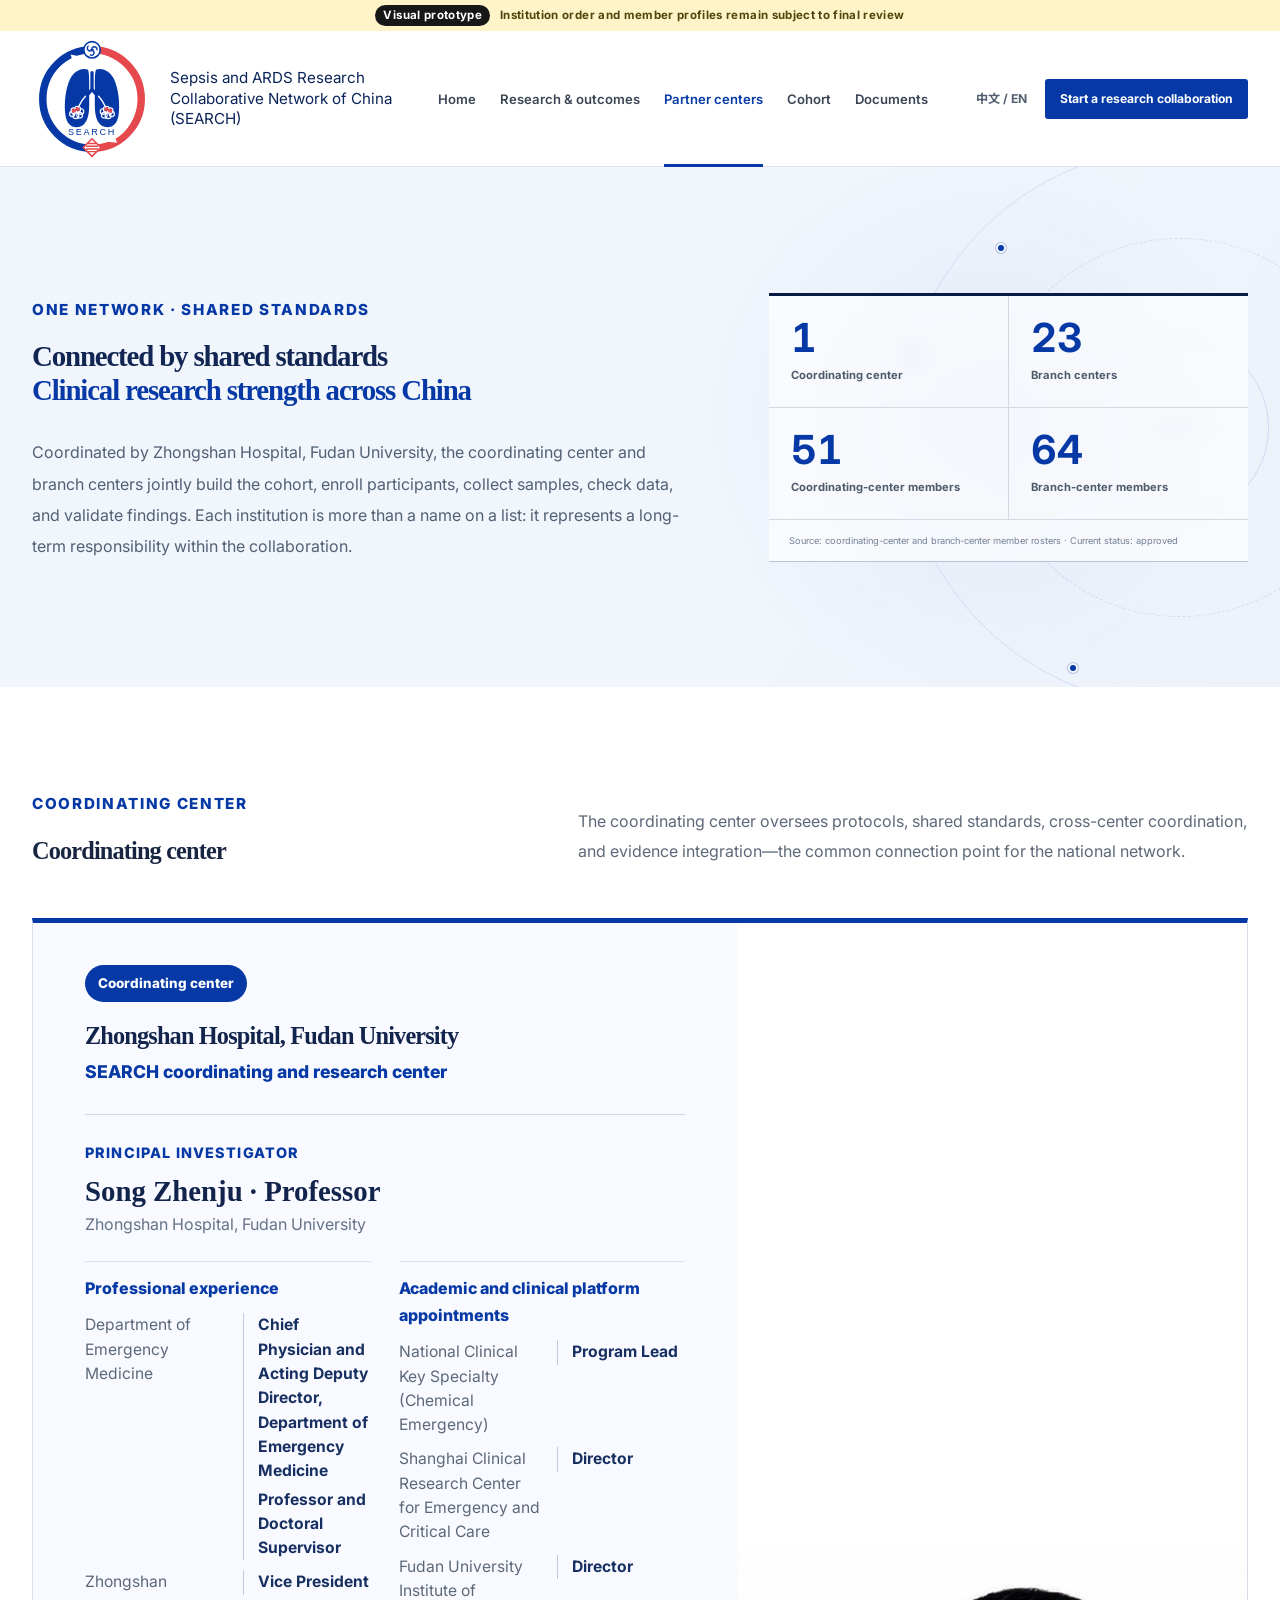
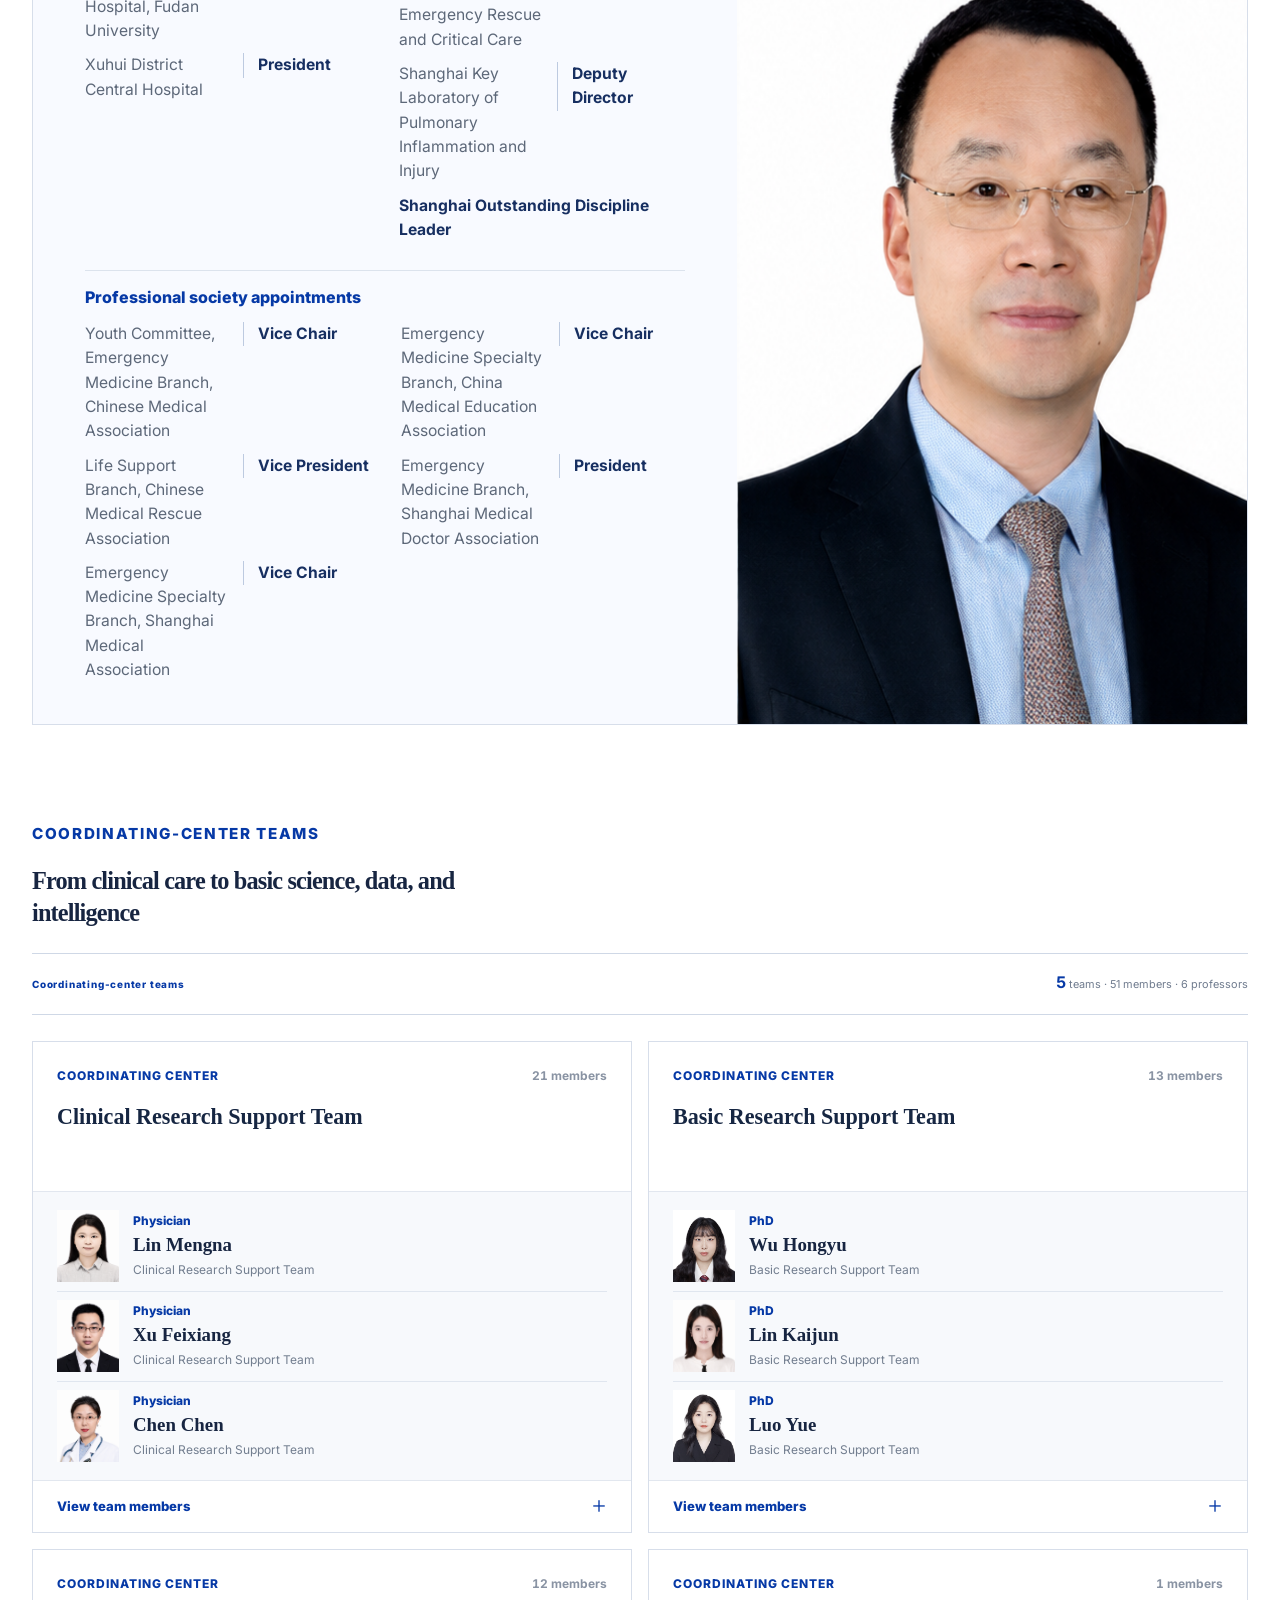
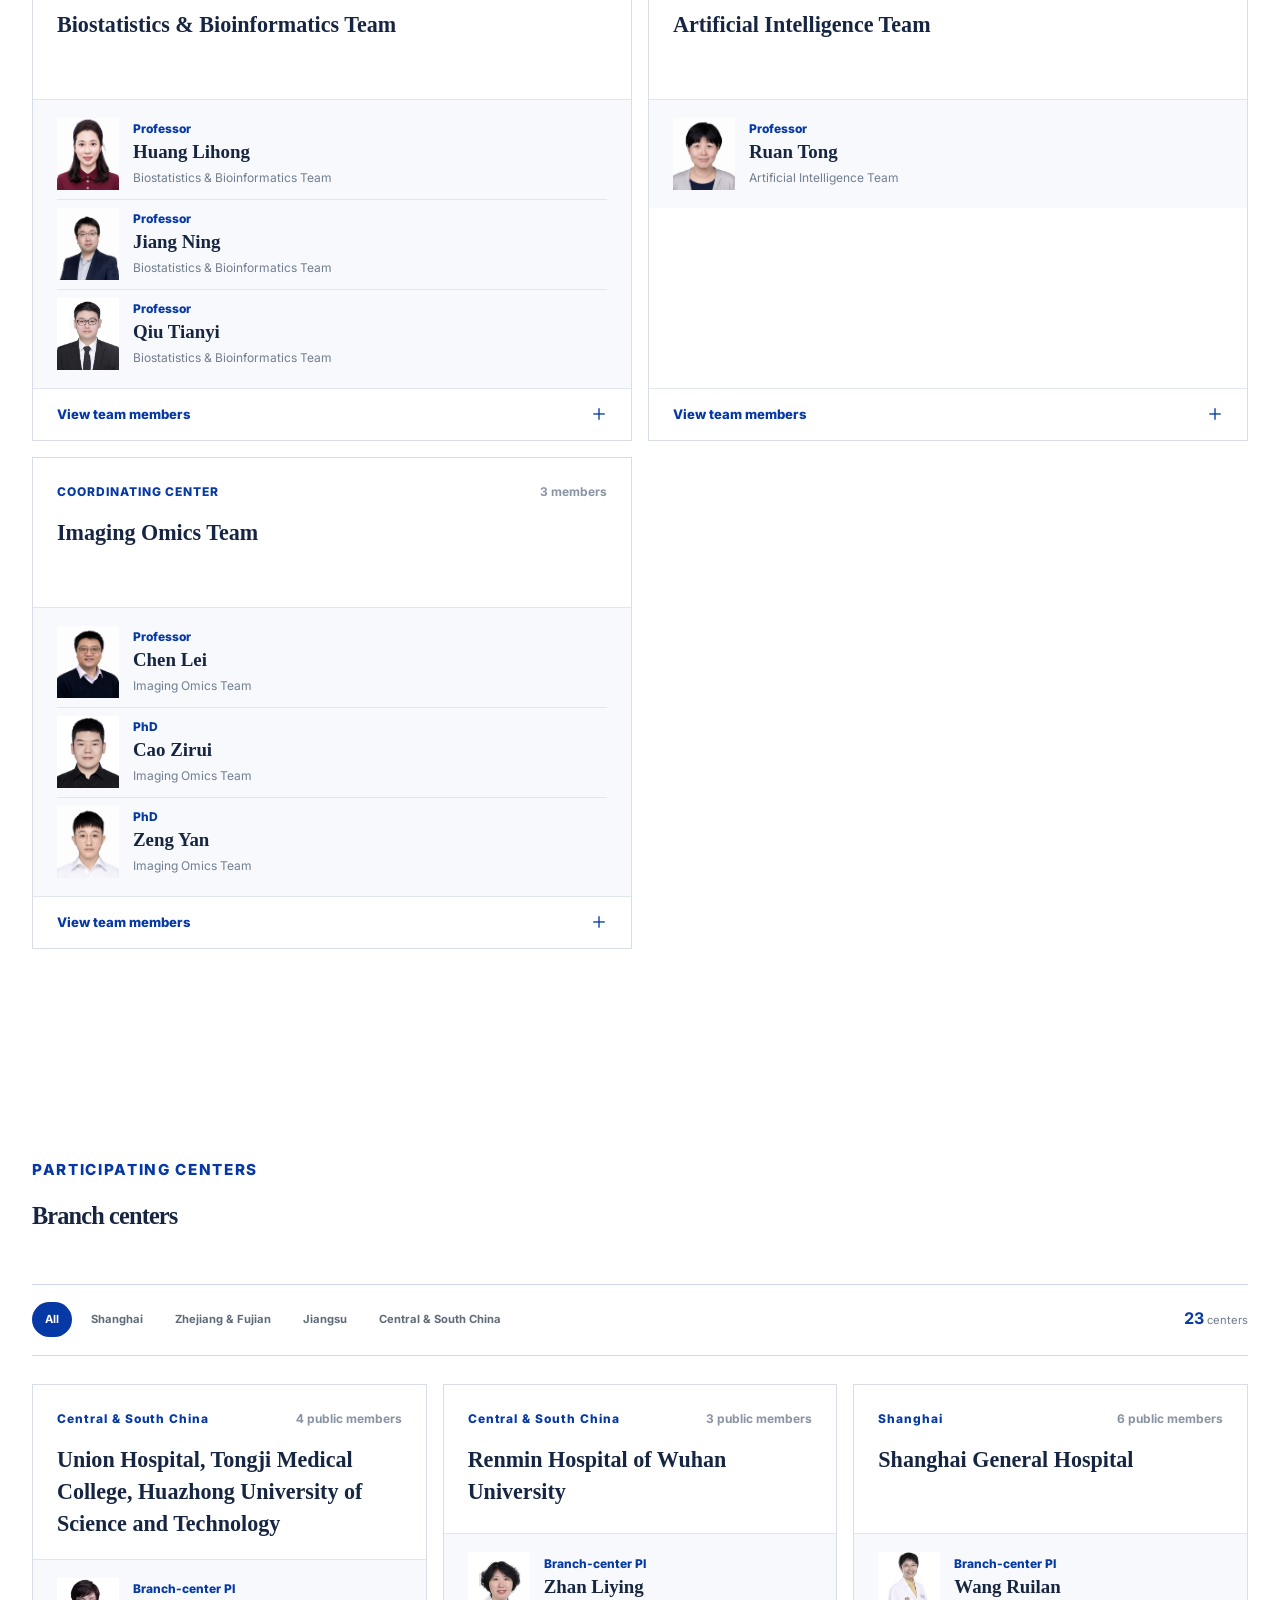
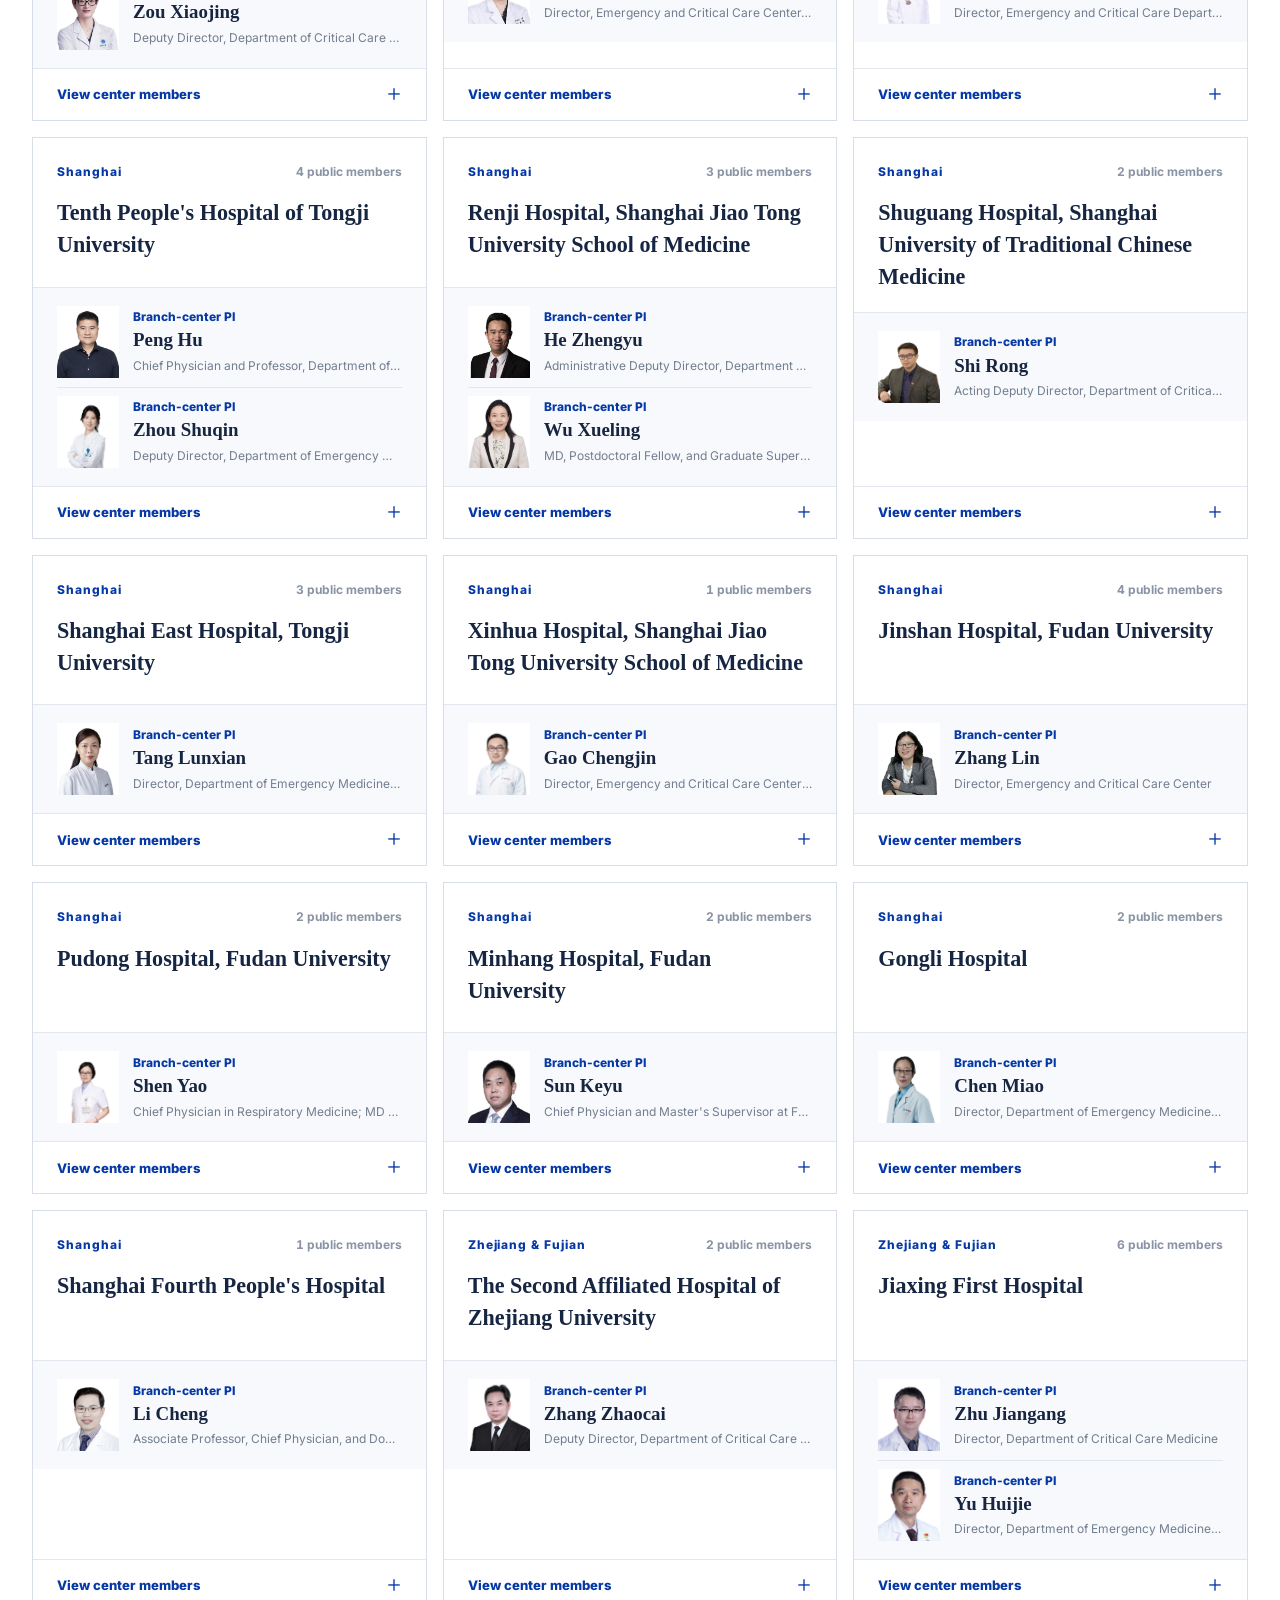
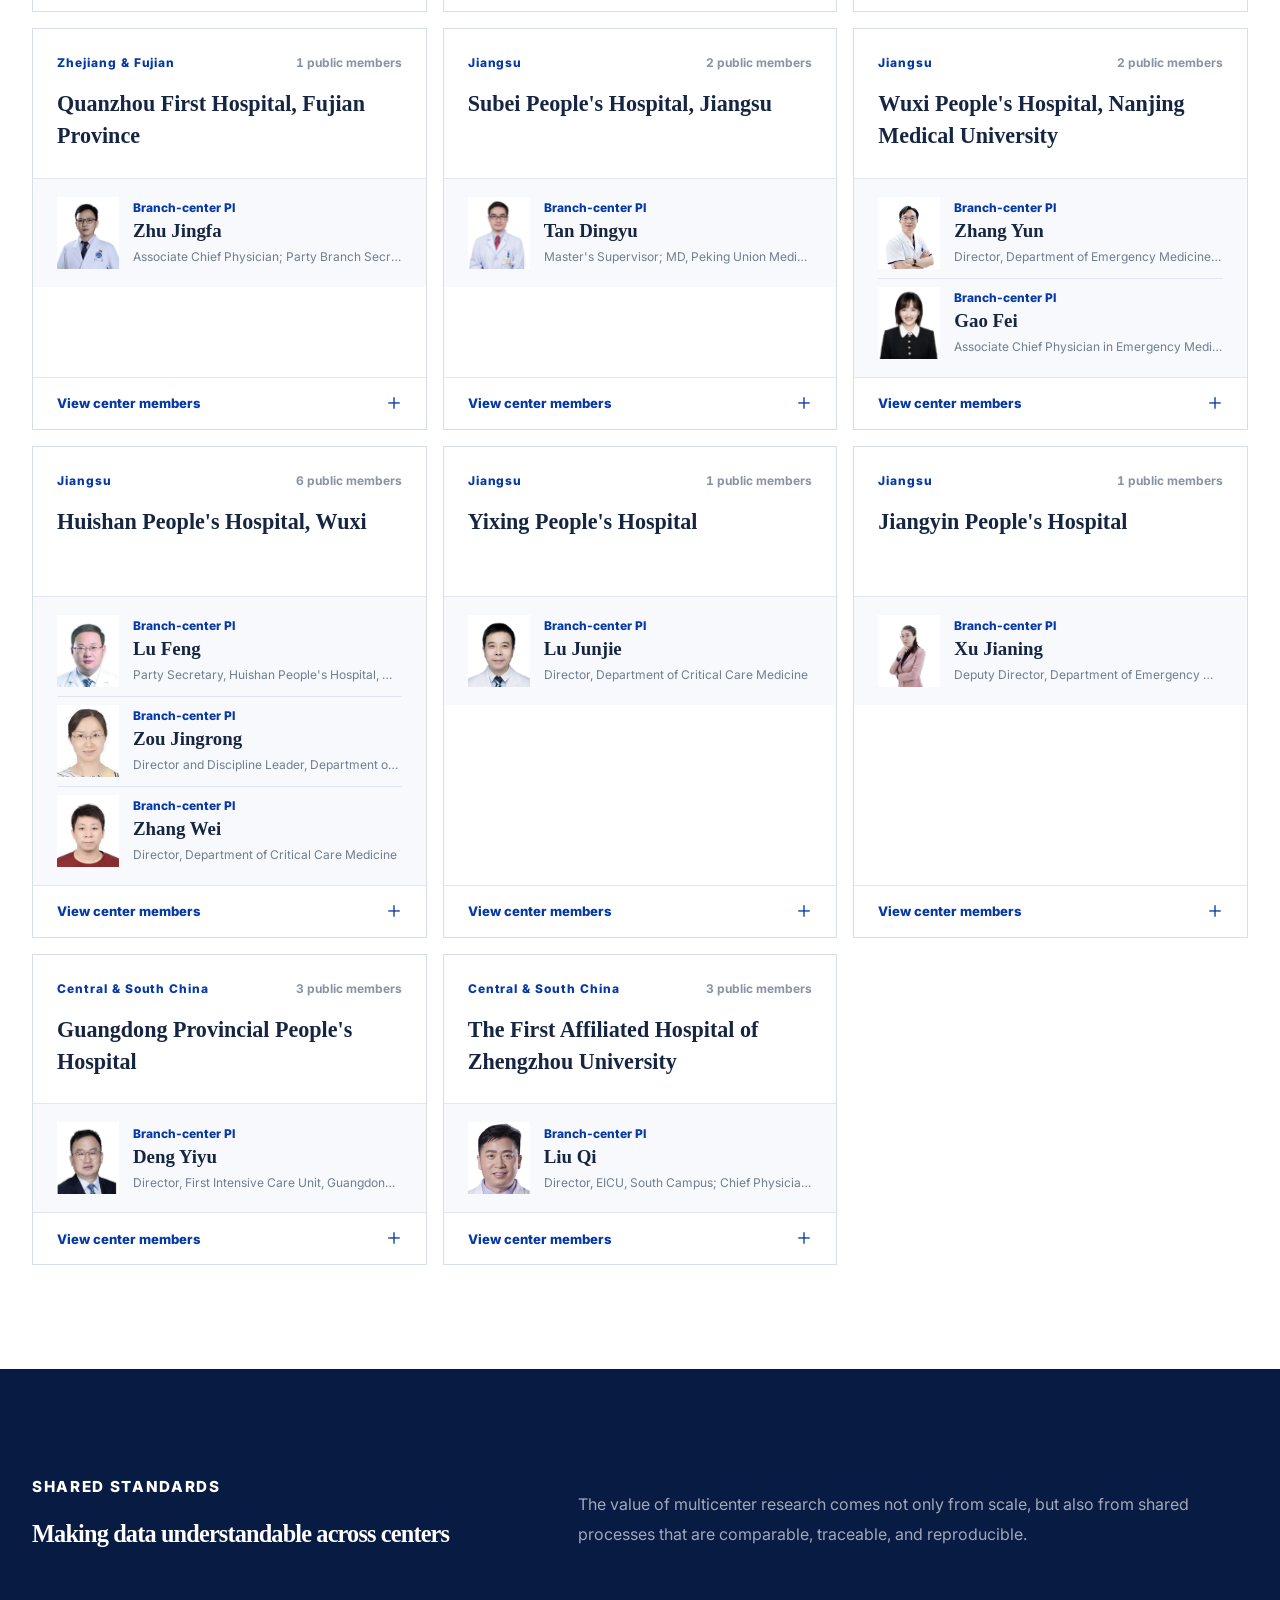
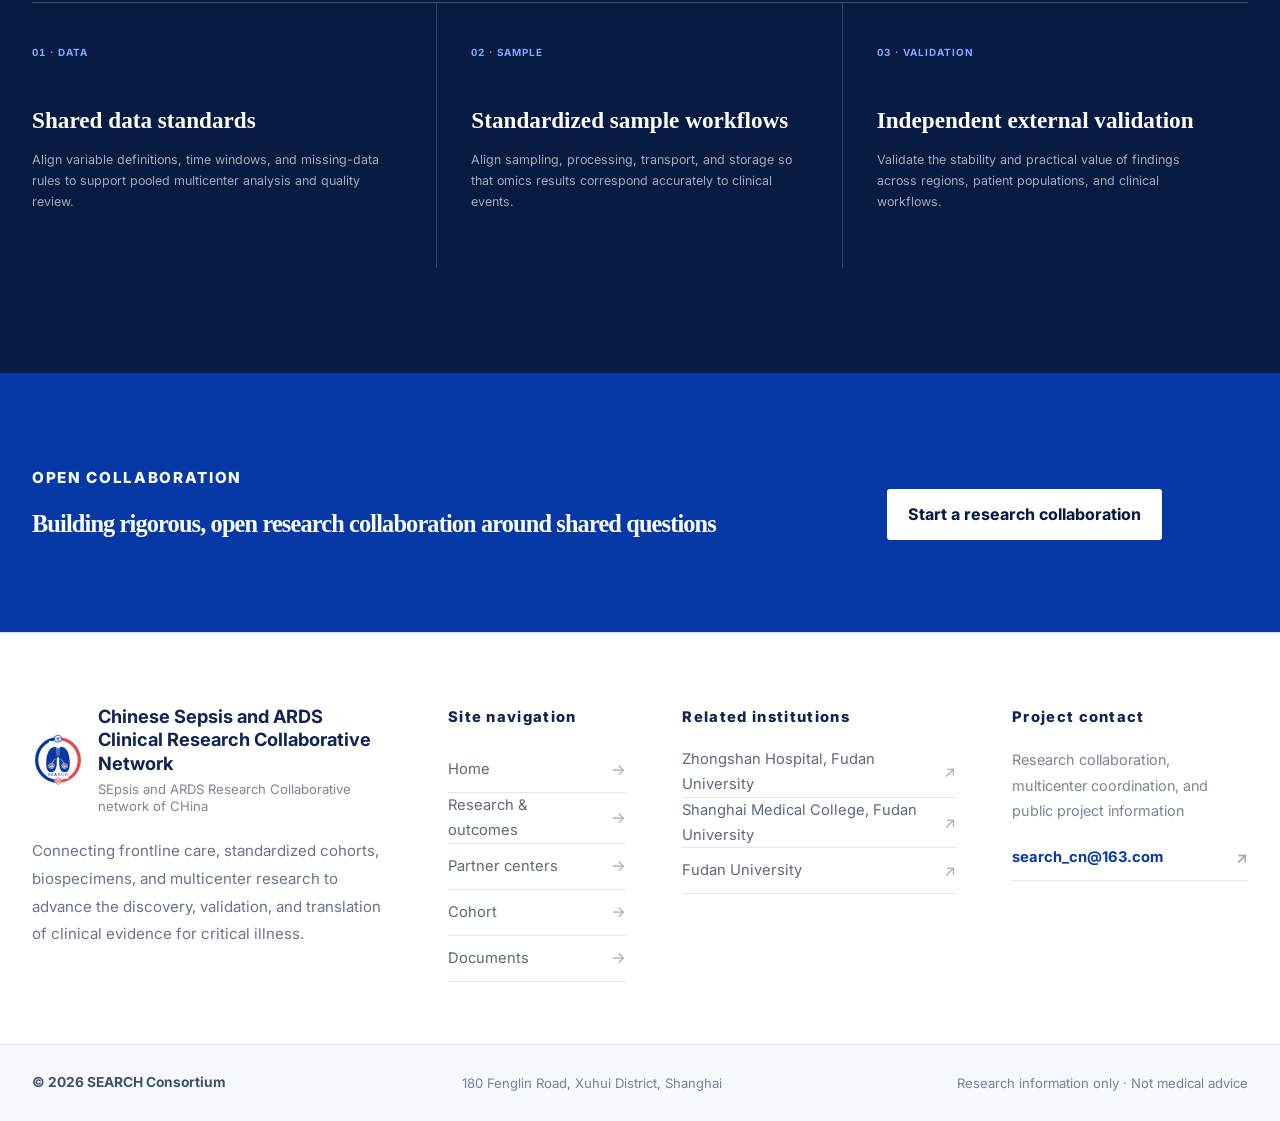
<file: concepts/search-research-showcase/network.html>
<!doctype html>
<html lang="zh-CN">
  <head>
    <meta charset="utf-8" />
    <meta name="viewport" content="width=device-width, initial-scale=1" />
    <meta name="description" content="SEARCH 主中心与全国分中心协作网络" />
    <title>合作单位 · SEARCH</title>
    <link rel="preconnect" href="https://fonts.googleapis.com" />
    <link rel="preconnect" href="https://fonts.gstatic.com" crossorigin />
    <link href="https://fonts.googleapis.com/css2?family=Inter:wght@400;500;600;700;800&amp;family=Noto+Sans+SC:wght@400;500;600;700&amp;family=Noto+Serif+SC:wght@500;600;700&amp;display=swap" rel="stylesheet" />
    <link rel="stylesheet" href="prototype-home.css?v=21" />
    <link rel="stylesheet" href="network-prototype.css?v=14" />
  </head>
  <body class="network-page" data-prototype="true">
    <div class="prototype-notice" role="note">
      <span>视觉原型</span>
      <strong>机构顺序与成员资料仍待最终审核</strong>
    </div>

    <header class="site-header">
      <a class="brand" href="index.html?variant=A" aria-label="SEARCH 首页">
        <img class="brand-mark" src="../../icon/search-emblem.svg" alt="SEARCH" />
        <span class="brand-copy">
          <strong>中国脓毒症和 ARDS 临床研究协作联盟（SEARCH）</strong>
          <small>Sepsis and ARDS Research Collaborative Network of China (SEARCH)</small>
        </span>
      </a>
      <button class="nav-toggle" type="button" aria-expanded="false" aria-controls="primary-nav">菜单</button>
      <nav class="main-nav" id="primary-nav" aria-label="主要导航">
        <a href="index.html?variant=A">首页</a>
        <a href="research.html">研究与成果</a>
        <a class="is-active" href="network.html">合作单位</a>
        <a href="cohort.html">队列信息</a>
        <a href="documents.html">项目文件</a>
      </nav>
      <div class="header-actions">
        <button class="language-button" type="button" data-language-toggle aria-label="切换语言" title="切换至 English">中文 / EN</button>
        <a class="contact-link" href="mailto:search_cn@163.com">发起科研合作</a>
      </div>
    </header>

    <main>
      <section class="network-hero">
        <div class="page-shell network-hero-grid">
          <div>
            <p class="eyebrow dark">One network · Shared standards</p>
            <h1>以共同标准连接<br /><em>全国临床研究力量</em></h1>
            <p>由复旦大学附属中山医院统筹，主中心与全国分中心共同完成队列建设、病例入组、样本采集、数据核对与研究验证。每一家机构都不是名单中的一个名称，而是长期协作中的一份责任。</p>
          </div>
          <aside class="network-overview" aria-label="合作网络概览">
            <div><strong>1</strong><span>主中心</span></div>
            <div><strong id="branch-center-count">23</strong><span>分中心</span></div>
            <div><strong>51</strong><span>主中心成员</span></div>
            <div><strong id="branch-person-count">64</strong><span>分中心成员</span></div>
            <small>成员资料来源：主中心与分中心成员表 · 当前状态 approved</small>
          </aside>
        </div>
        <div class="network-orbit-art" aria-hidden="true"><i></i><i></i><i></i><i></i><i></i><span>SEARCH</span></div>
      </section>

      <section class="network-section main-center-section">
        <div class="page-shell">
          <div class="network-section-head">
            <div><p class="eyebrow dark">Coordinating center</p><h2>主中心</h2></div>
            <p>负责研究方案统筹、统一标准建设、跨中心协调和成果整合，是全国协作网络的共同连接点。</p>
          </div>
          <article class="main-center-card">
            <div class="main-center-copy">
              <span class="center-type">主中心</span>
              <h3>复旦大学附属中山医院</h3>
              <p class="main-center-role">SEARCH 协调与研究主中心</p>
              <div class="main-center-pi-details">
                <div class="main-center-pi-identity">
                  <span>项目负责人 · PRINCIPAL INVESTIGATOR</span>
                  <h4>宋振举 教授</h4>
                  <p>复旦大学附属中山医院</p>
                </div>
                <div class="main-center-credentials">
                  <section>
                    <h5>工作经历</h5>
                    <ul class="credential-list">
                      <li class="credential-clinical-role">
                        <span>急诊科</span>
                        <strong><span>主任医师、科室副主任（主持工作）</span><span>教授、博士生导师</span></strong>
                      </li>
                      <li><span>复旦大学附属中山医院</span><strong>副院长</strong></li>
                      <li><span>徐汇区中心医院</span><strong>院长</strong></li>
                    </ul>
                  </section>
                  <section>
                    <h5>学科平台任职</h5>
                    <ul class="credential-list">
                      <li><span>国家临床重点专科（化学应急）</span><strong>负责人</strong></li>
                      <li><span>上海市急危重症临床研究中心</span><strong>主任</strong></li>
                      <li><span>复旦大学急危重症研究所</span><strong>所长</strong></li>
                      <li><span>上海市肺部炎症与损伤重点实验室</span><strong>副主任</strong></li>
                      <li class="credential-title-only"><span>上海市优秀学科带头人</span></li>
                    </ul>
                  </section>
                  <section class="credential-academic">
                    <h5>学术团体任职</h5>
                    <ul class="credential-list">
                      <li><span>中华医学会急诊医学分会青年委员会</span><strong>副主任委员</strong></li>
                      <li><span>中国医药教育协会急诊医学专科分会</span><strong>副主任委员</strong></li>
                      <li><span>中国医学救援协会生命支持分会</span><strong>副会长</strong></li>
                      <li><span>上海市医师协会急诊医学分会</span><strong>会长</strong></li>
                      <li><span>上海市医学会急诊专科分会</span><strong>副主任委员</strong></li>
                    </ul>
                  </section>
                </div>
              </div>
            </div>
            <div class="main-center-lead">
              <img src="../../Co-Team/主中心/宋振举+复旦大学附属中山医院.png" alt="宋振举教授" />
            </div>
          </article>
          <div class="main-department-heading">
            <div><p class="eyebrow dark">Coordinating-center teams</p><h3>从临床到基础，再到数据与智能</h3></div>
          </div>
          <div class="main-department-toolbar">
            <span>主中心下属团队</span>
            <p><strong id="main-department-count">5</strong> 个团队 · 51 名成员 · 6 位教授</p>
          </div>
          <div class="main-department-grid" id="main-department-grid" aria-live="polite">
            <p class="data-loading">正在从静态 JSON 读取主中心成员资料……</p>
          </div>
        </div>
      </section>

      <section class="network-section all-centers-section">
        <div class="page-shell">
          <div class="network-section-head">
            <div><p class="eyebrow dark">Participating centers</p><h2>分中心</h2></div>
          </div>

          <div class="center-toolbar" aria-label="按区域筛选分中心">
            <div class="region-filters" id="region-filters">
              <button class="is-active" type="button" data-region="all" aria-pressed="true">全部</button>
              <button type="button" data-region="上海" aria-pressed="false">上海</button>
              <button type="button" data-region="浙江与福建" aria-pressed="false">浙江与福建</button>
              <button type="button" data-region="江苏" aria-pressed="false">江苏</button>
              <button type="button" data-region="中部与华南" aria-pressed="false">中部与华南</button>
            </div>
            <span><strong id="visible-center-count">23</strong> 家中心</span>
          </div>

          <div class="center-grid" id="center-grid" aria-live="polite">
            <p class="data-loading">正在从静态 JSON 读取机构与成员资料……</p>
          </div>
          <noscript><p class="data-error">此页面需要启用 JavaScript 才能展开中心成员。</p></noscript>
        </div>
      </section>

      <section class="network-standards">
        <div class="page-shell">
          <div class="network-section-head light">
            <div><p class="eyebrow">Shared standards</p><h2>让不同中心的数据可以彼此理解</h2></div>
            <p>多中心研究的价值不仅来自规模，也来自可比较、可追溯和可重复的共同流程。</p>
          </div>
          <div class="standards-grid">
            <article><span>01 · DATA</span><h3>统一数据标准</h3><p>统一变量定义、时间窗口和缺失数据规则，支持跨中心合并分析与质量审查。</p></article>
            <article><span>02 · SAMPLE</span><h3>规范样本流程</h3><p>统一采样、处理、运输和存储标准，让组学结果与临床事件准确对应。</p></article>
            <article><span>03 · VALIDATION</span><h3>独立外部验证</h3><p>在不同地区、患者结构和临床流程中验证研究发现的稳定性与实际价值。</p></article>
          </div>
        </div>
      </section>

      <section class="network-cta">
        <div class="page-shell">
          <div><p class="eyebrow">Open collaboration</p><h2>围绕共同问题，建立规范、开放的科研协作</h2></div>
          <div><a class="button button-light" href="mailto:search_cn@163.com">发起科研合作</a></div>
        </div>
      </section>
    </main>

    <footer class="global-footer">
      <div class="page-shell footer-directory">
        <div class="footer-identity"><div class="footer-identity-head"><img class="footer-brand-mark" src="../../icon/search-emblem.svg" alt="SEARCH" /><span><strong>中国脓毒症和 ARDS 临床研究协作联盟</strong><small>SEpsis and ARDS Research Collaborative network of CHina</small></span></div><p>连接临床一线、规范队列、生物样本与多中心研究，共同推动危重症临床证据的发现、验证与转化。</p></div>
        <nav class="footer-column site-map" aria-label="页脚网站导航"><h3>网站导航</h3><a href="index.html?variant=A">首页</a><a href="research.html">研究与成果</a><a href="network.html">合作单位</a><a href="cohort.html">队列信息</a><a href="documents.html">项目文件</a></nav>
        <nav class="footer-column" aria-label="相关机构"><h3>相关机构</h3><a href="https://www.zs-hospital.sh.cn/" target="_blank" rel="noopener noreferrer">复旦大学附属中山医院</a><a href="https://shmc.fudan.edu.cn/main.htm" target="_blank" rel="noopener noreferrer">复旦大学上海医学院</a><a href="https://www.fudan.edu.cn/" target="_blank" rel="noopener noreferrer">复旦大学</a></nav>
        <div class="footer-column footer-contact-column"><h3>项目联系</h3><p>科研合作、多中心协作与项目公开资料咨询</p><a class="footer-mail" href="mailto:search_cn@163.com">search_cn@163.com</a></div>
      </div>
      <div class="footer-meta"><div class="page-shell"><strong>© 2026 SEARCH Consortium</strong><span>上海市徐汇区枫林路 180 号</span><span>科研信息展示 · 不构成医疗建议</span></div></div>
    </footer>

    <script src="network-prototype.js?v=9"></script>
    <script src="main-center-prototype.js?v=3"></script>
    <script src="app.js?v=11"></script>
  </body>
</html>
</file>
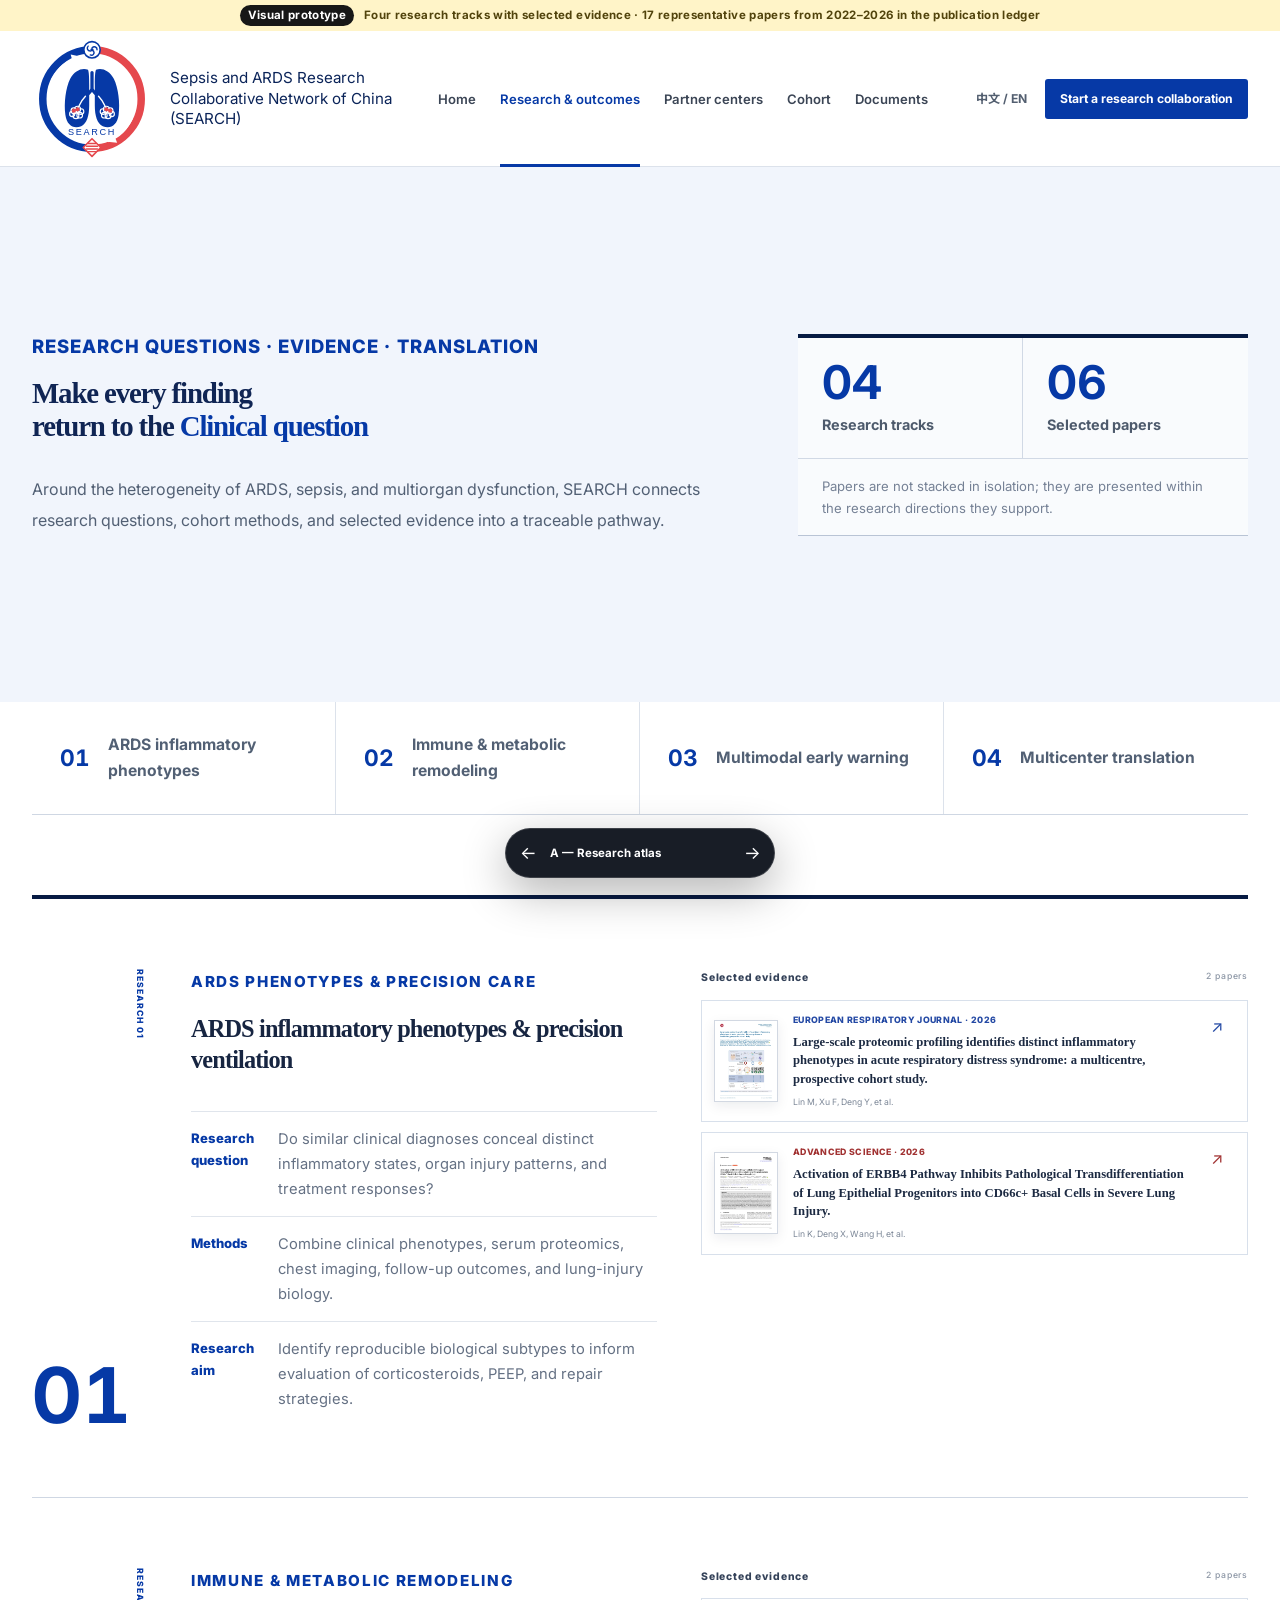
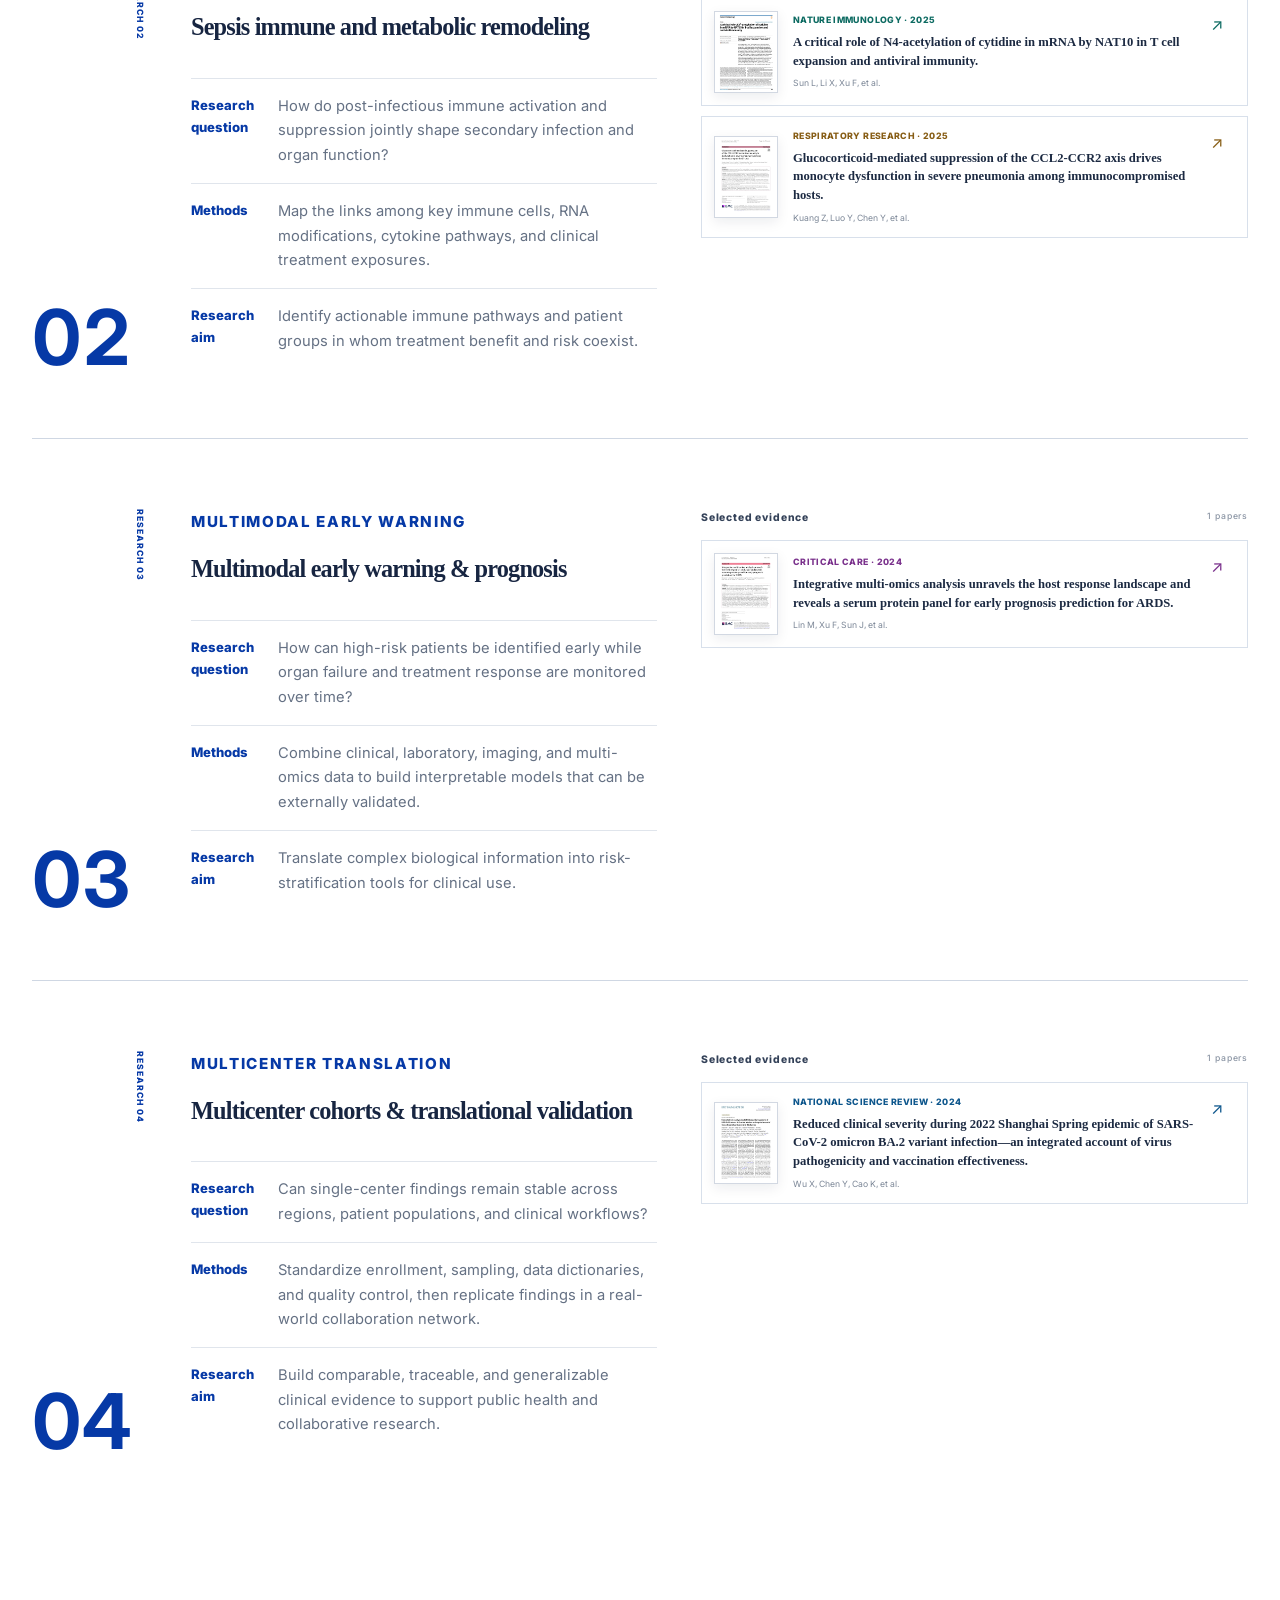
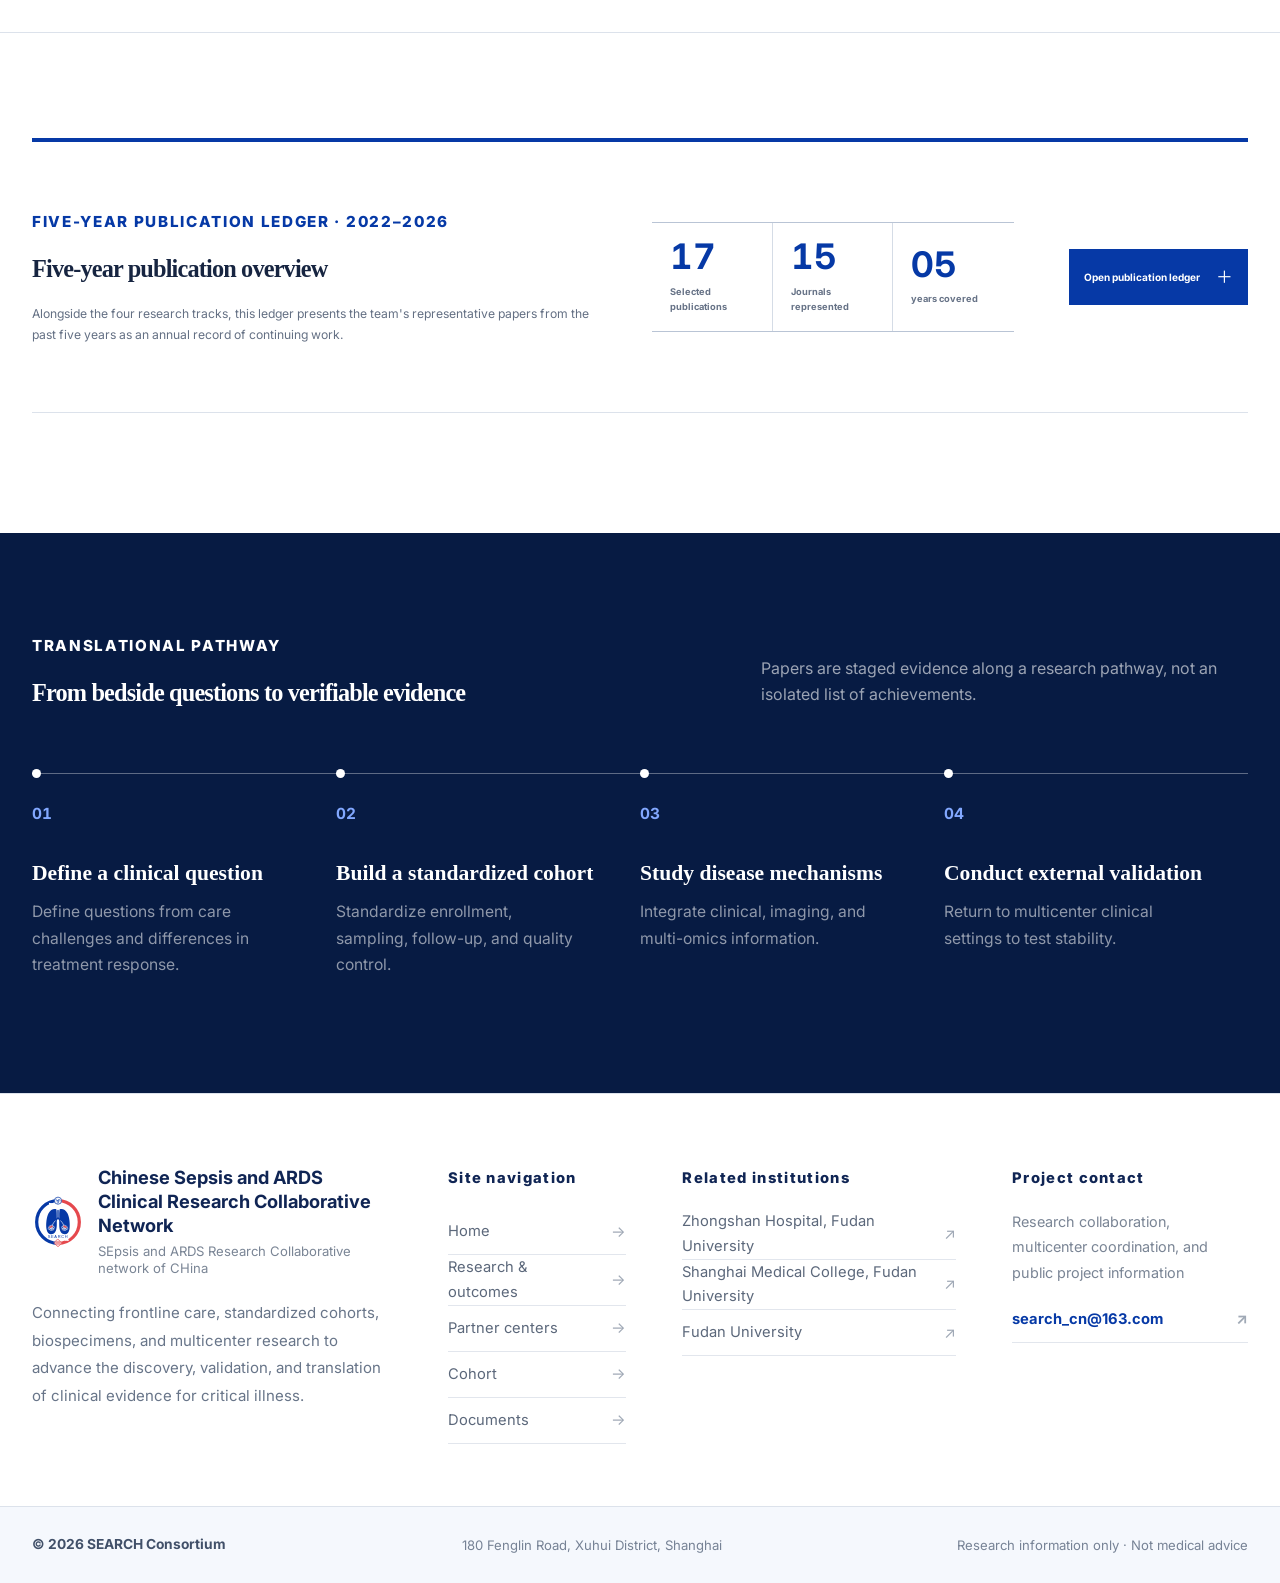
<file: concepts/search-research-showcase/research.html>
<!doctype html>
<html lang="zh-CN">
  <head>
    <meta charset="utf-8" />
    <meta name="viewport" content="width=device-width, initial-scale=1" />
    <meta name="description" content="SEARCH 研究方向与代表性科研成果" />
    <title>研究与成果 · SEARCH</title>
    <link rel="preconnect" href="https://fonts.googleapis.com" />
    <link rel="preconnect" href="https://fonts.gstatic.com" crossorigin />
    <link href="https://fonts.googleapis.com/css2?family=Inter:wght@400;500;600;700;800&amp;family=Noto+Sans+SC:wght@400;500;600;700&amp;family=Noto+Serif+SC:wght@500;600;700&amp;display=swap" rel="stylesheet" />
    <link rel="stylesheet" href="prototype-home.css?v=16" />
    <link rel="stylesheet" href="research-prototype.css?v=9" />
  </head>
  <!-- PROTOTYPE — three research-and-outcomes layouts, switchable with ?variant=A|B|C. -->
  <body class="research-page" data-prototype="true">
    <div class="prototype-notice" role="note">
      <span>视觉原型</span>
      <strong>4 条研究主线展示重点成果 · 页尾汇总 2022–2026 年 17 篇代表性论文</strong>
    </div>

    <header class="site-header">
      <a class="brand" href="index.html?variant=A" aria-label="SEARCH 首页">
        <img class="brand-mark" src="../../icon/search-emblem.svg" alt="SEARCH" />
        <span class="brand-copy">
          <strong>中国脓毒症和 ARDS 临床研究协作联盟（SEARCH）</strong>
          <small>Sepsis and ARDS Research Collaborative Network of China (SEARCH)</small>
        </span>
      </a>
      <button class="nav-toggle" type="button" aria-expanded="false" aria-controls="primary-nav">菜单</button>
      <nav class="main-nav" id="primary-nav" aria-label="主要导航">
        <a href="index.html?variant=A">首页</a>
        <a class="is-active" href="research.html">研究与成果</a>
        <a href="network.html">合作单位</a>
        <a href="cohort.html">队列信息</a>
        <a href="documents.html">项目文件</a>
      </nav>
      <div class="header-actions">
        <button class="language-button" type="button" data-language-toggle aria-label="切换语言" title="切换至 English">中文 / EN</button>
        <a class="contact-link" href="mailto:search_cn@163.com">发起科研合作</a>
      </div>
    </header>

    <main>
      <section class="research-variant research-a" data-variant="A" aria-label="方案 A：研究图谱">
        <header class="research-hero">
          <div class="page-shell research-hero-grid">
            <div>
              <p class="eyebrow dark">Research questions · Evidence · Translation</p>
              <h1>让每一项成果，<br />回到它所回答的<em>临床问题</em></h1>
              <p>围绕 ARDS、脓毒症与多器官功能障碍的异质性，SEARCH 将研究问题、队列方法和代表成果连接成一条可追溯的证据路径。</p>
            </div>
            <aside class="research-summary" aria-label="研究与成果概览">
              <div><strong class="metric-number">04</strong><span>研究主线</span></div>
              <div><strong class="metric-number">06</strong><span>当前代表论文</span></div>
              <p>论文不再集中堆叠，而是陈列在它所支撑的研究方向之中。</p>
            </aside>
          </div>
        </header>

        <nav class="track-nav page-shell" aria-label="研究方向页内导航">
          <a href="#track-ards"><span>01</span>ARDS 炎症表型</a>
          <a href="#track-immune"><span>02</span>免疫与代谢重塑</a>
          <a href="#track-prediction"><span>03</span>多模态早期预警</a>
          <a href="#track-validation"><span>04</span>多中心转化验证</a>
        </nav>

        <section class="research-atlas page-shell">
          <article class="research-chapter" id="track-ards">
            <div class="chapter-index"><span>RESEARCH 01</span><strong>01</strong></div>
            <div class="chapter-copy">
              <p class="eyebrow dark">ARDS phenotypes &amp; precision care</p>
              <h2>ARDS 炎症表型与精准通气</h2>
              <dl><div><dt>研究问题</dt><dd>相似临床诊断背后是否存在不同炎症状态、器官损伤与治疗反应？</dd></div><div><dt>研究方法</dt><dd>融合临床表型、血清蛋白组、胸部影像及随访结局，并结合肺损伤机制研究。</dd></div><div><dt>研究目标</dt><dd>识别可重复的生物学亚型，为糖皮质激素、PEEP 与修复策略评价提供依据。</dd></div></dl>
            </div>
            <div class="chapter-evidence"><div class="evidence-head"><span>代表成果</span><small>2 篇</small></div><div class="paper-stack" data-paper-list="ards"></div></div>
          </article>

          <article class="research-chapter" id="track-immune">
            <div class="chapter-index"><span>RESEARCH 02</span><strong>02</strong></div>
            <div class="chapter-copy">
              <p class="eyebrow dark">Immune &amp; metabolic remodeling</p>
              <h2>脓毒症免疫与代谢重塑</h2>
              <dl><div><dt>研究问题</dt><dd>感染后的免疫激活与免疫抑制如何共同影响继发感染和器官功能？</dd></div><div><dt>研究方法</dt><dd>解析关键免疫细胞、RNA 修饰、细胞因子通路与临床治疗暴露之间的联系。</dd></div><div><dt>研究目标</dt><dd>寻找可干预的免疫通路，并识别治疗获益与风险并存的人群。</dd></div></dl>
            </div>
            <div class="chapter-evidence"><div class="evidence-head"><span>代表成果</span><small>2 篇</small></div><div class="paper-stack" data-paper-list="immune"></div></div>
          </article>

          <article class="research-chapter" id="track-prediction">
            <div class="chapter-index"><span>RESEARCH 03</span><strong>03</strong></div>
            <div class="chapter-copy">
              <p class="eyebrow dark">Multimodal early warning</p>
              <h2>多模态早期预警与预后</h2>
              <dl><div><dt>研究问题</dt><dd>如何在疾病早期识别高风险患者，并持续判断器官衰竭与治疗反应？</dd></div><div><dt>研究方法</dt><dd>联合临床、实验室、影像和多组学数据，构建可解释且可外部验证的模型。</dd></div><div><dt>研究目标</dt><dd>将复杂生物信息转化为可在临床场景中使用的风险分层工具。</dd></div></dl>
            </div>
            <div class="chapter-evidence"><div class="evidence-head"><span>代表成果</span><small>1 篇</small></div><div class="paper-stack" data-paper-list="prediction"></div></div>
          </article>

          <article class="research-chapter" id="track-validation">
            <div class="chapter-index"><span>RESEARCH 04</span><strong>04</strong></div>
            <div class="chapter-copy">
              <p class="eyebrow dark">Multicenter translation</p>
              <h2>多中心队列与转化验证</h2>
              <dl><div><dt>研究问题</dt><dd>单中心发现能否在不同地区、患者结构和临床流程中保持稳定？</dd></div><div><dt>研究方法</dt><dd>统一入组、采样、数据字典与质量控制，在真实世界协作网络中重复验证。</dd></div><div><dt>研究目标</dt><dd>形成可比较、可追溯、可推广的临床证据，并支持公共卫生与协作研究。</dd></div></dl>
            </div>
            <div class="chapter-evidence"><div class="evidence-head"><span>代表成果</span><small>1 篇</small></div><div class="paper-stack" data-paper-list="validation"></div></div>
          </article>
        </section>

        <section class="publication-archive-section" aria-labelledby="publication-archive-title">
          <div class="page-shell">
            <details class="publication-archive" id="publication-archive">
              <summary>
                <div class="archive-heading">
                  <p class="eyebrow dark">Five-year publication ledger · 2022–2026</p>
                  <h2 id="publication-archive-title">近五年代表性论文总览</h2>
                  <p>在四条研究主线之外，集中呈现团队近五年的代表性论文，作为持续研究工作的年度总表。</p>
                </div>
                <div class="archive-metrics" aria-label="近五年论文数据概览">
                  <div><strong id="archive-paper-count" class="metric-number">17</strong><span>代表性论文</span></div>
                  <div><strong id="archive-journal-count" class="metric-number">15</strong><span>涉及期刊</span></div>
                  <div><strong class="metric-number">05</strong><span>统计年度</span></div>
                </div>
                <span class="archive-toggle"><b data-archive-toggle-label>展开论文总表</b><i data-archive-toggle-icon>＋</i></span>
              </summary>
              <div class="archive-panel">
                <div class="archive-distribution" aria-label="各年度代表性论文数量">
                  <div><span>2026</span><i><em style="width:60%"></em></i><strong>3 篇</strong></div>
                  <div><span>2025</span><i><em style="width:60%"></em></i><strong>3 篇</strong></div>
                  <div><span>2024</span><i><em style="width:40%"></em></i><strong>2 篇</strong></div>
                  <div><span>2023</span><i><em style="width:60%"></em></i><strong>3 篇</strong></div>
                  <div><span>2022</span><i><em style="width:100%"></em></i><strong>5 篇</strong></div>
                </div>
                <div class="publication-archive-list" id="publication-archive-list" aria-live="polite"></div>
                <p class="archive-source">来源：团队提供的《代表性论文》文档及新增中文期刊文章；按 2022–2026 年筛选，共 17 篇。页面不展示期刊影响因子。</p>
              </div>
            </details>
          </div>
        </section>

        <section class="translation-path">
          <div class="page-shell">
            <div class="research-section-head"><div><p class="eyebrow">Translational pathway</p><h2>从床旁问题到可验证证据</h2></div><p>论文是研究路径上的阶段性证据，而不是孤立的成果清单。</p></div>
            <ol><li><span>01</span><strong>提出临床问题</strong><p>从诊疗困境与治疗反应差异中定义问题。</p></li><li><span>02</span><strong>建立规范队列</strong><p>统一入组、采样、随访与质量控制。</p></li><li><span>03</span><strong>解析疾病机制</strong><p>融合临床、影像和多组学信息。</p></li><li><span>04</span><strong>开展外部验证</strong><p>回到多中心临床环境检验稳定性。</p></li></ol>
          </div>
        </section>
      </section>

      <section class="research-variant research-b" data-variant="B" aria-label="方案 B：研究浏览器" hidden>
        <div class="b-research-shell page-shell">
          <header class="b-research-title"><p>SEARCH / RESEARCH INDEX / 2026</p><h1>研究不是论文的目录，<br />而是问题持续演进的记录。</h1><span>选择一个研究方向，集中浏览它的研究问题、方法与代表证据。</span></header>
          <div class="research-explorer">
            <aside class="explorer-nav" aria-label="选择研究方向">
              <p>RESEARCH PROGRAMS</p>
              <button class="is-active" type="button" data-explorer-track="ards"><span>01</span><strong>ARDS 炎症表型</strong><small>2 篇成果</small></button>
              <button type="button" data-explorer-track="immune"><span>02</span><strong>免疫与代谢重塑</strong><small>2 篇成果</small></button>
              <button type="button" data-explorer-track="prediction"><span>03</span><strong>多模态早期预警</strong><small>1 篇成果</small></button>
              <button type="button" data-explorer-track="validation"><span>04</span><strong>多中心转化验证</strong><small>1 篇成果</small></button>
            </aside>
            <div class="explorer-panel" id="explorer-panel" aria-live="polite"></div>
          </div>
        </div>
      </section>

      <section class="research-variant research-c" data-variant="C" aria-label="方案 C：证据矩阵" hidden>
        <header class="matrix-hero page-shell"><div><p class="eyebrow dark">Evidence matrix</p><h1>研究方向与成果<br />一张图读懂</h1></div><p>横向比较每条研究主线的问题、方法和代表论文，适合快速判断团队的研究结构与合作切入点。</p></header>
        <section class="evidence-matrix page-shell" aria-label="研究证据矩阵">
          <div class="matrix-head"><span>研究方向</span><span>核心问题</span><span>主要方法</span><span>代表成果</span></div>
          <article><header><b>01</b><h2>ARDS 炎症表型与精准通气</h2></header><p>不同炎症亚型是否具有不同预后与治疗反应？</p><ul><li>临床表型</li><li>蛋白组与影像</li><li>肺损伤机制</li></ul><div class="matrix-papers" data-paper-list="ards" data-paper-mode="compact"></div></article>
          <article><header><b>02</b><h2>脓毒症免疫与代谢重塑</h2></header><p>免疫激活与免疫抑制如何共同影响疾病进展？</p><ul><li>免疫细胞功能</li><li>RNA 修饰</li><li>细胞因子通路</li></ul><div class="matrix-papers" data-paper-list="immune" data-paper-mode="compact"></div></article>
          <article><header><b>03</b><h2>多模态早期预警与预后</h2></header><p>如何更早识别高风险患者并动态评价疗效？</p><ul><li>临床与实验室</li><li>影像</li><li>多组学模型</li></ul><div class="matrix-papers" data-paper-list="prediction" data-paper-mode="compact"></div></article>
          <article><header><b>04</b><h2>多中心队列与转化验证</h2></header><p>研究发现能否跨地区、跨中心稳定复现？</p><ul><li>统一数据标准</li><li>多中心队列</li><li>真实世界验证</li></ul><div class="matrix-papers" data-paper-list="validation" data-paper-mode="compact"></div></article>
        </section>
      </section>

    </main>

    <footer class="global-footer">
      <div class="page-shell footer-directory">
        <div class="footer-identity"><div class="footer-identity-head"><img class="footer-brand-mark" src="../../icon/search-emblem.svg" alt="SEARCH" /><span><strong>中国脓毒症和 ARDS 临床研究协作联盟</strong><small>SEpsis and ARDS Research Collaborative network of CHina</small></span></div><p>连接临床一线、规范队列、生物样本与多中心研究，共同推动危重症临床证据的发现、验证与转化。</p></div>
        <nav class="footer-column site-map" aria-label="页脚网站导航"><h3>网站导航</h3><a href="index.html?variant=A">首页</a><a href="research.html">研究与成果</a><a href="network.html">合作单位</a><a href="cohort.html">队列信息</a><a href="documents.html">项目文件</a></nav>
        <nav class="footer-column" aria-label="相关机构"><h3>相关机构</h3><a href="https://www.zs-hospital.sh.cn/" target="_blank" rel="noopener noreferrer">复旦大学附属中山医院</a><a href="https://shmc.fudan.edu.cn/main.htm" target="_blank" rel="noopener noreferrer">复旦大学上海医学院</a><a href="https://www.fudan.edu.cn/" target="_blank" rel="noopener noreferrer">复旦大学</a></nav>
        <div class="footer-column footer-contact-column"><h3>项目联系</h3><p>科研合作、多中心协作与项目公开资料咨询</p><a class="footer-mail" href="mailto:search_cn@163.com">search_cn@163.com</a></div>
      </div>
      <div class="footer-meta"><div class="page-shell"><strong>© 2026 SEARCH Consortium</strong><span>上海市徐汇区枫林路 180 号</span><span>科研信息展示 · 不构成医疗建议</span></div></div>
    </footer>

    <div class="prototype-switcher" aria-label="研究与成果页方案切换">
      <button type="button" data-direction="previous" aria-label="上一个方案">←</button>
      <strong id="variant-label">A — 研究图谱</strong>
      <button type="button" data-direction="next" aria-label="下一个方案">→</button>
    </div>

    <script src="research-prototype.js?v=5"></script>
    <script src="app.js?v=9"></script>
  </body>
</html>
</file>
<file: concepts/search-research-showcase/prototype-home.css>
:root {
  --blue: #0639a6;
  --blue-deep: #071b43;
  --blue-soft: #edf3ff;
  --cyan: #63e7e2;
  --ink: #151b25;
  --body: #4e5969;
  --muted: #788394;
  --line: #dce2eb;
  --paper: #f5f1e8;
  --white: #fff;
  --sans: Inter, "Noto Sans SC", "PingFang SC", "Microsoft YaHei", sans-serif;
  --serif: "Noto Serif SC", "Songti SC", SimSun, serif;
  --shell: 1240px;
}

html[lang="en"] {
  --serif: Georgia, "Times New Roman", serif;
}

* { box-sizing: border-box; }
html { scroll-behavior: smooth; }
body { margin: 0; color: var(--ink); background: var(--white); font-family: var(--sans); line-height: 1.68; -webkit-font-smoothing: antialiased; }
img { display: block; max-width: 100%; }
a { color: inherit; text-decoration: none; }
button { color: inherit; font: inherit; cursor: pointer; }
[hidden] { display: none !important; }
.page-shell { width: min(var(--shell), calc(100% - 64px)); margin-inline: auto; }

.prototype-notice {
  min-height: 30px;
  display: flex;
  align-items: center;
  justify-content: center;
  gap: 10px;
  padding: 5px 24px;
  background: #fff4c8;
  color: #51430c;
  font-size: 0.72rem;
  letter-spacing: 0.03em;
}
.prototype-notice span { border-radius: 999px; padding: 1px 8px; background: #171717; color: #fff; font-weight: 700; }

.site-header {
  position: sticky;
  top: 0;
  z-index: 40;
  min-height: 136px;
  display: grid;
  grid-template-columns: minmax(320px, 1fr) auto auto;
  align-items: center;
  gap: 28px;
  padding: 0 max(32px, calc((100vw - var(--shell)) / 2));
  border-bottom: 1px solid var(--line);
  background: rgba(255, 255, 255, 0.96);
  backdrop-filter: blur(16px);
}
.brand { display: flex; align-items: center; gap: 18px; min-width: 0; }
.brand-mark { width: 120px; height: 120px; display: block; flex: 0 0 auto; object-fit: contain; }
.brand-copy { min-width: 0; display: grid; line-height: 1.25; }
.brand-copy strong { overflow: hidden; color: #0b2459; font-size: 1.25rem; text-overflow: ellipsis; white-space: nowrap; }
.brand-copy small { margin-top: 7px; overflow: hidden; color: var(--muted); font-size: 0.82rem; letter-spacing: 0.035em; text-overflow: ellipsis; white-space: nowrap; }
.main-nav { align-self: stretch; display: flex; align-items: stretch; }
.main-nav a { position: relative; display: flex; align-items: center; padding: 0 12px; color: #3b4555; font-size: 0.82rem; font-weight: 600; }
.main-nav a::after { content: ""; position: absolute; right: 12px; bottom: -1px; left: 12px; height: 3px; background: transparent; }
.main-nav a:hover, .main-nav a.is-active { color: var(--blue); }
.main-nav a.is-active::after { background: var(--blue); }
.header-actions { display: flex; align-items: center; gap: 10px; }
.language-button { border: 0; background: transparent; padding: 8px; color: #535f70; font-size: 0.76rem; font-weight: 700; }
.language-button:hover, .language-button:focus-visible { color: var(--blue); }
.contact-link { border-radius: 3px; padding: 10px 15px; background: var(--blue); color: #fff; font-size: 0.76rem; font-weight: 700; }
.nav-toggle { display: none; }

/* English presentation: keep the header identity compact and give long English headlines a calmer hierarchy. */
html[lang="en"] .brand-copy strong { display: none; }
html[lang="en"] .brand-copy small { display: block; margin-top: 0; overflow: visible; color: #0b2459; font-size: .95rem; letter-spacing: 0; line-height: 1.35; text-overflow: clip; white-space: normal; }

@media (min-width: 761px) {
  /* English copy needs a quieter scale than the shorter Chinese headlines. */
  html[lang="en"] .a-hero-copy .eyebrow { max-width: 570px; font-size: clamp(.875rem, calc(1.6vw - 2px), 1.575rem); letter-spacing: .055em; line-height: 1.35; }
  html[lang="en"] .a-hero-copy h1 { max-width: 790px; font-size: clamp(1.625rem, calc(2.1vw + 2px), 2.325rem); letter-spacing: -.04em; line-height: 1.16; }
  html[lang="en"] .variant-a .section-intro h2 { font-size: clamp(1.4rem, 1.9vw, 2.1rem); letter-spacing: -.035em; line-height: 1.3; }
  html[lang="en"] .variant-a :is(.leadership-intro h2, .people-copy h2) { max-width: 760px; font-size: clamp(1.4rem, 1.9vw, 2.1rem); letter-spacing: -.035em; line-height: 1.3; }
  html[lang="en"] .research-hero h1 { max-width: 790px; font-size: clamp(1.625rem, calc(2.1vw + 2px), 2.325rem); letter-spacing: -.04em; line-height: 1.16; }
  html[lang="en"] :is(.network-hero, .cohort-a-hero, .documents-hero) h1 { max-width: 790px; font-size: clamp(1.625rem, calc(2.1vw + 2px), 2.325rem); letter-spacing: -.04em; line-height: 1.16; }
}

.eyebrow { margin: 0 0 18px; color: inherit; font-size: 0.7rem; font-weight: 800; letter-spacing: 0.16em; text-transform: uppercase; }
.eyebrow.dark { color: var(--blue); }
.button-row { display: flex; flex-wrap: wrap; align-items: center; gap: 20px; margin-top: 34px; }
.button { min-height: 46px; display: inline-flex; align-items: center; justify-content: center; border: 1px solid transparent; border-radius: 3px; padding: 11px 20px; font-size: 0.8rem; font-weight: 750; }
.button-primary { background: var(--blue); color: #fff; }
.button-light { background: #fff; color: var(--blue-deep); }
.button-ink { background: var(--ink); color: #fff; }
.button-cyan { background: var(--cyan); color: #032c38; }
.button-outline { border-color: rgba(255,255,255,.45); color: #fff; }
.text-link { display: inline-flex; align-items: center; gap: 12px; color: inherit; font-size: 0.82rem; font-weight: 700; }
.text-link span { font-size: 1.15rem; }
.text-link.blue { color: var(--blue); }

/* A — Human narrative */
.variant-a { background: #fff; }
.a-hero { min-height: 650px; display: grid; grid-template-columns: minmax(0, 1.12fr) minmax(420px, .88fr); background: #f3f6fb; }
.a-hero-copy { display: flex; flex-direction: column; align-items: flex-start; justify-content: center; padding: 80px clamp(48px, 4vw, 88px) 80px max(32px, calc((100vw - var(--shell)) / 2)); }
.a-hero-copy .eyebrow { margin-bottom: 22px; color: var(--blue); font-size: clamp(1.45rem, 2.3vw, 2.45rem); letter-spacing: .06em; line-height: 1.3; }
.a-hero-copy h1 { max-width: 790px; margin: 0; color: #102554; font-family: var(--serif); font-size: clamp(2.85rem, 4.6vw, 4.9rem); font-weight: 600; letter-spacing: -.06em; line-height: 1.12; }
.a-hero-copy h1 em { color: var(--blue); font-style: normal; }
.hero-lead { max-width: 670px; margin: 28px 0 0; color: #526074; font-size: 1rem; line-height: 1.95; }
.a-hero-copy .button { min-height: 52px; padding: 13px 23px; font-size: clamp(.95rem, 1.05vw, 1.05rem); }
.a-hero-copy .text-link { font-size: clamp(.95rem, 1.05vw, 1.05rem); }
.a-hero-copy .text-link span { font-size: 1.25em; }
.a-hero-visual { position: relative; min-height: 650px; overflow: hidden; background: var(--blue-deep); }
.clinical-scene { position: absolute; inset: 0; }
.clinical-scene img { position: absolute; inset: 0; width: 100%; height: 100%; opacity: 0; object-fit: cover; object-position: center; transition: opacity 1.6s ease-in-out; }
.clinical-scene img.is-active { opacity: 1; }
.scene-options { position: absolute; z-index: 4; bottom: 18px; left: 50%; display: flex; align-items: center; gap: 2px; transform: translateX(-50%); }
.scene-options button { position: relative; width: 28px; height: 28px; border: 0; padding: 0; background: transparent; }
.scene-options button::before { content: ""; position: absolute; top: 50%; left: 50%; width: 6px; height: 6px; border: 1px solid rgba(255,255,255,.82); border-radius: 99px; background: rgba(4,18,48,.28); box-shadow: 0 1px 8px rgba(0,0,0,.28); transform: translate(-50%,-50%); transition: width .25s ease, background .25s ease; }
.scene-options button:hover::before, .scene-options button:focus-visible::before, .scene-options button.is-active::before { width: 17px; background: #fff; }
.scene-options button:focus-visible { outline: 2px solid #fff; outline-offset: 1px; border-radius: 99px; }
.a-metrics { display: grid; grid-template-columns: repeat(3, 1fr) .65fr; padding: 0 max(32px, calc((100vw - var(--shell)) / 2)); background: var(--blue-deep); color: #fff; }
.a-metrics > * { min-height: 142px; display: flex; flex-direction: column; justify-content: center; margin: 0; padding: 24px 30px; border-right: 1px solid rgba(255,255,255,.16); }
.a-metrics strong { font-family: var(--serif); font-size: 2.4rem; line-height: 1.05; }
:is(.a-metrics, .research-summary, .archive-metrics) .metric-number { font-family: var(--sans); font-weight: 700; font-variant-numeric: lining-nums tabular-nums; font-feature-settings: "lnum" 1, "tnum" 1; line-height: 1; }
.a-metrics span { margin-top: 8px; font-size: .78rem; font-weight: 700; }
.a-metrics small { margin-top: 5px; color: rgba(255,255,255,.57); font-size: .66rem; }
.a-metrics > p { color: rgba(255,255,255,.55); font-size: .67rem; }
.a-metrics > p strong { margin-top: 6px; color: #fff; font-size: .85rem; }
.a-story { padding-top: 108px; padding-bottom: 108px; }
.section-intro h2 { max-width: 720px; margin: 0; color: #172541; font-family: var(--serif); font-size: clamp(2.1rem, 3.4vw, 3.6rem); font-weight: 600; letter-spacing: -.045em; line-height: 1.25; }
.section-intro.horizontal { display: flex; align-items: end; justify-content: space-between; gap: 40px; }
.story-columns { display: grid; grid-template-columns: 1fr 1fr; gap: 80px; margin-top: 58px; padding-top: 38px; border-top: 1px solid var(--line); }
.story-columns p { margin-top: 0; color: var(--body); }
.story-columns .story-lead { color: var(--blue-deep); font-family: var(--serif); font-size: 1.42rem; font-weight: 600; line-height: 1.72; }
.story-columns > div { max-width: 520px; }
.story-columns .text-link { margin-top: 18px; }
.a-research { padding-top: 100px; padding-bottom: 110px; border-top: 1px solid var(--line); }
.research-paths { margin-top: 54px; border-top: 2px solid var(--blue-deep); }
.research-paths article { display: grid; grid-template-columns: 65px minmax(0,1fr) 120px; align-items: center; gap: 24px; padding: 29px 0; border-bottom: 1px solid var(--line); transition: padding .2s, background .2s; }
.research-paths article:hover { padding-inline: 18px; background: var(--blue-soft); }
.research-paths article > span { color: var(--blue); font-family: var(--serif); font-size: 1.2rem; font-weight: 700; }
.research-paths h3 { margin: 0; color: #16223c; font-size: 1.12rem; }
.research-paths p { margin: 6px 0 0; color: var(--body); font-size: .82rem; }
.research-paths b { justify-self: end; border: 1px solid var(--line); border-radius: 99px; padding: 6px 12px; color: #647085; font-size: .68rem; }
.a-people, .a-leadership { background: linear-gradient(135deg, #0d42b5 0%, #082e86 58%, #061d4e 100%); color: #fff; }
.a-people { position: relative; padding: 104px 0; border-top: 1px solid rgba(255,255,255,.24); }
.people-layout { display: grid; grid-template-columns: minmax(300px, .72fr) minmax(0, 1.28fr); align-items: center; gap: 70px; }
.people-copy h2 { max-width: 540px; margin: 0; font-family: var(--serif); font-size: clamp(2.7rem, 4vw, 4.5rem); font-weight: 600; letter-spacing: -.05em; line-height: 1.12; }
.people-copy > p:not(.eyebrow) { max-width: 590px; margin: 26px 0 0; color: rgba(255,255,255,.76); font-size: 1rem; line-height: 1.85; }
.people-copy .button { margin-top: 27px; }
.people-grid { display: grid; grid-template-columns: repeat(3, minmax(0, 1fr)); gap: 10px; }
.people-card { position: relative; overflow: hidden; aspect-ratio: 4 / 5; background: #fff; }
.people-card::after { content: ""; position: absolute; inset: 38% 0 0; background: linear-gradient(to bottom, transparent, rgba(3,18,54,.9)); pointer-events: none; }
.people-card img { width: 100%; height: 100%; object-fit: cover; object-position: center top; }
.people-card-copy { position: absolute; z-index: 1; right: 0; bottom: 0; left: 0; padding: 26px 18px 16px; color: #fff; }
.people-card-copy h3 { margin: 0; font-family: var(--serif); font-size: 1.25rem; line-height: 1.2; }
.people-card-copy p { margin: 5px 0 0; color: rgba(255,255,255,.7); font-size: .66rem; line-height: 1.45; }
.people-card-copy p span::after { content: " · "; }
.people-card-copy p b { font-weight: 500; }
.a-leadership { position: relative; overflow: hidden; padding: 104px 0 94px; }
.a-leadership::before, .a-leadership::after { content: ""; position: absolute; border: 1px solid rgba(255,255,255,.12); border-radius: 50%; pointer-events: none; }
.a-leadership::before { top: -250px; right: -150px; width: 650px; height: 650px; }
.a-leadership::after { right: 190px; bottom: -330px; width: 520px; height: 520px; }
.leadership-intro { position: relative; z-index: 1; display: grid; grid-template-columns: 1.15fr .85fr; align-items: end; gap: 70px; padding-bottom: 50px; border-bottom: 1px solid rgba(255,255,255,.24); }
.leadership-intro h2 { max-width: 820px; margin: 0; font-family: var(--serif); font-size: clamp(2.7rem, 4.3vw, 5rem); font-weight: 600; letter-spacing: -.055em; line-height: 1.04; }
.leadership-intro h2 span, .leadership-intro h2 em { display: block; }
.leadership-intro h2 em { color: #bcd6ff; font-style: normal; }
.leadership-intro > p { max-width: 520px; margin: 0 0 4px; color: rgba(255,255,255,.78); font-size: 1.06rem; line-height: 1.85; }
.leadership-grid { position: relative; z-index: 1; display: grid; grid-template-columns: minmax(290px, .68fr) minmax(0, 1.32fr); gap: 18px; margin-top: 38px; }
.lead-pi-card, .team-photo-card { overflow: hidden; border: 1px solid rgba(255,255,255,.28); background: rgba(4,20,58,.38); }
.lead-pi-card { display: grid; grid-template-rows: 1fr auto; }
.lead-pi-image { min-height: 420px; overflow: hidden; background: #fff; }
.lead-pi-image img { width: 100%; height: 100%; min-height: 420px; object-fit: contain; object-position: center bottom; }
.lead-pi-copy, .team-photo-copy { padding: 24px 26px 27px; }
.lead-pi-copy .eyebrow, .team-photo-copy .eyebrow { margin-bottom: 10px; color: #bcd6ff; }
.lead-pi-copy h3, .team-photo-copy h3 { margin: 0; font-family: var(--serif); font-size: clamp(1.6rem, 2vw, 2.2rem); line-height: 1.25; }
.lead-pi-copy > p:last-child, .team-photo-copy > p:last-child { margin: 10px 0 0; color: rgba(255,255,255,.68); font-size: .88rem; line-height: 1.65; }
.team-photo-card { display: grid; grid-template-rows: 1fr auto; }
.team-photo-placeholder { position: relative; min-height: 420px; display: flex; align-items: center; justify-content: center; overflow: hidden; background: linear-gradient(145deg, rgba(255,255,255,.12), rgba(255,255,255,.025)); }
.team-photo-placeholder::before { content: ""; position: absolute; inset: 24px; border: 1px dashed rgba(255,255,255,.36); }
.team-photo-wordmark { color: rgba(255,255,255,.075); font-family: var(--sans); font-size: clamp(4.5rem, 10vw, 9rem); font-weight: 800; letter-spacing: .08em; }
.team-photo-status { position: absolute; bottom: 48px; left: 50%; border: 1px solid rgba(255,255,255,.3); border-radius: 99px; padding: 9px 15px; background: rgba(4,20,58,.55); color: rgba(255,255,255,.86); font-size: .76rem; font-weight: 700; letter-spacing: .08em; transform: translateX(-50%); white-space: nowrap; }
.leadership-footer { position: relative; z-index: 1; display: flex; align-items: center; justify-content: space-between; gap: 40px; margin-top: 34px; padding-top: 32px; border-top: 1px solid rgba(255,255,255,.24); }
.leadership-footer p { max-width: 760px; margin: 0; color: rgba(255,255,255,.76); font-size: 1rem; line-height: 1.8; }
.leadership-footer .button { flex: 0 0 auto; }

/* B — Academic editorial */
.variant-b { background: var(--paper); color: #181715; font-family: var(--serif); }
.variant-b .eyebrow { font-family: var(--sans); }
.b-masthead { display: grid; grid-template-columns: .34fr 1fr; gap: 70px; padding-top: 90px; padding-bottom: 70px; }
.b-edition { display: grid; align-content: start; border-top: 5px solid #171717; padding-top: 12px; font-family: var(--sans); }
.b-edition span { font-size: .72rem; font-weight: 800; letter-spacing: .16em; }
.b-edition strong { margin-top: 20px; color: #c92d27; font-family: var(--serif); font-size: 8rem; font-weight: 500; letter-spacing: -.08em; line-height: .8; }
.b-edition small { margin-top: 28px; color: #777269; font-size: .68rem; }
.b-title h1 { max-width: 870px; margin: 0; font-size: clamp(3.4rem,6vw,6.6rem); font-weight: 600; letter-spacing: -.07em; line-height: 1.09; }
.b-title > p:last-child { max-width: 660px; margin: 32px 0 0; color: #5b5851; font-size: 1.02rem; line-height: 1.9; }
.b-rule { display: flex; justify-content: space-between; border-top: 1px solid #191919; border-bottom: 1px solid #191919; padding-top: 9px; padding-bottom: 9px; font-family: var(--sans); font-size: .64rem; font-weight: 700; letter-spacing: .12em; text-transform: uppercase; }
.b-lead { display: grid; grid-template-columns: minmax(0, 1fr) 330px; gap: 70px; padding-top: 70px; padding-bottom: 110px; }
.b-image-wrap { height: 430px; overflow: hidden; border: 1px solid #cfc9bc; background: #fff; }
.b-image-wrap img { width: 100%; height: 100%; object-fit: contain; }
.story-index { margin: 24px 0 10px; color: #c92d27; font-family: var(--sans); font-size: .67rem; font-weight: 800; letter-spacing: .14em; }
.b-lead-story h2 { max-width: 800px; margin: 0; font-size: clamp(2.2rem,4vw,4rem); font-weight: 600; letter-spacing: -.045em; line-height: 1.25; }
.b-lead-story > p:not(.story-index) { max-width: 760px; color: #59554d; font-size: .96rem; }
.b-lead-story .text-link { margin-top: 14px; font-family: var(--sans); }
.b-index { align-self: start; position: sticky; top: 108px; border-top: 5px solid #171717; padding-top: 20px; font-family: var(--sans); }
.b-index dl { margin: 0; }
.b-index dl div { display: flex; align-items: baseline; justify-content: space-between; padding: 15px 0; border-bottom: 1px solid #cfc9bc; }
.b-index dt { color: #68645d; font-size: .72rem; }
.b-index dd { margin: 0; font-family: var(--serif); font-size: 1.65rem; font-weight: 700; }
.b-index dd small { font-size: .65rem; }
.b-index .button { width: 100%; margin-top: 24px; font-family: var(--sans); }
.b-programs { display: grid; grid-template-columns: 260px 1fr; gap: 70px; padding-top: 90px; padding-bottom: 110px; border-top: 1px solid #191919; }
.b-section-label > span { color: #c92d27; font-size: 4rem; line-height: 1; }
.b-section-label h2 { margin: 15px 0 4px; font-size: 2.1rem; }
.b-section-label p { margin: 0; color: #69645c; font-family: var(--sans); font-size: .7rem; }
.b-program-list { border-top: 4px solid #171717; }
.b-program-list article { display: grid; grid-template-columns: 130px minmax(0,1fr) minmax(220px,.7fr) 40px; align-items: center; gap: 24px; min-height: 118px; border-bottom: 1px solid #bfb8ac; }
.b-program-list article > span { color: #c92d27; font-family: var(--sans); font-size: .64rem; font-weight: 800; letter-spacing: .12em; }
.b-program-list h3 { margin: 0; font-size: 1.2rem; }
.b-program-list p { margin: 0; color: #69645c; font-family: var(--sans); font-size: .7rem; }
.b-program-list b { justify-self: end; font-size: 1.6rem; font-weight: 500; }
.b-quote { padding: 92px 0; background: #1b1a18; color: #f5f1e8; }
.b-quote .page-shell { display: grid; grid-template-columns: 1fr 300px; align-items: end; gap: 100px; }
.b-quote blockquote { max-width: 780px; margin: 0; font-size: clamp(2rem,3.6vw,3.7rem); line-height: 1.45; }
.b-pi { display: flex; align-items: end; gap: 18px; font-family: var(--sans); }
.b-pi img { width: 84px; height: 110px; object-fit: cover; object-position: top; filter: grayscale(1); }
.b-pi p { display: grid; margin: 0; }
.b-pi strong { font-size: .8rem; }
.b-pi span { color: #bbb6ac; font-size: .67rem; }
.b-pi small { margin-top: 12px; color: #f1a09a; font-size: .58rem; line-height: 1.5; }
.b-footer-index { padding-top: 80px; padding-bottom: 120px; }
.b-footer-index > p { font-family: var(--sans); font-size: .68rem; font-weight: 800; letter-spacing: .13em; text-transform: uppercase; }
.b-footer-index a { display: flex; justify-content: space-between; border-top: 1px solid #1b1a18; padding: 20px 0; font-size: 1.35rem; }
.b-footer-index a:last-child { border-bottom: 1px solid #1b1a18; }
.b-footer-index b { color: #c92d27; font-weight: 500; }

/* C — Cohort data first */
.variant-c { overflow: hidden; background: #061632; color: #eaf4ff; }
.c-shell { width: min(1380px, calc(100% - 40px)); margin: 20px auto; border: 1px solid rgba(116,173,226,.22); background: #091c3e; box-shadow: 0 35px 100px rgba(0,0,0,.28); }
.c-hero { min-height: 590px; display: grid; grid-template-columns: 1fr .9fr; border-bottom: 1px solid rgba(116,173,226,.18); }
.c-hero-copy { display: flex; flex-direction: column; align-items: flex-start; justify-content: center; padding: 70px 6vw; }
.c-hero-copy .eyebrow, .c-data .eyebrow, .c-pipeline .eyebrow, .c-collaboration .eyebrow { color: var(--cyan); }
.c-hero-copy h1 { max-width: 760px; margin: 0; font-size: clamp(3rem,5.3vw,5.8rem); letter-spacing: -.065em; line-height: 1.04; }
.c-hero-copy > p:not(.eyebrow) { max-width: 650px; margin: 28px 0 0; color: #9fb3cc; line-height: 1.9; }
.c-network { position: relative; min-height: 520px; overflow: hidden; background: radial-gradient(circle at 50% 50%, rgba(36,112,176,.3), transparent 57%); }
.network-orbit { position: absolute; top: 50%; left: 50%; border: 1px solid rgba(99,231,226,.26); border-radius: 50%; transform: translate(-50%,-50%); }
.orbit-one { width: 52%; aspect-ratio: 1; }
.orbit-two { width: 80%; aspect-ratio: 1; border-style: dashed; }
.network-core { position: absolute; top: 50%; left: 50%; width: 150px; aspect-ratio: 1; display: grid; place-items: center; align-content: center; border: 1px solid rgba(99,231,226,.72); border-radius: 50%; background: #0d2c53; transform: translate(-50%,-50%); box-shadow: 0 0 55px rgba(99,231,226,.15); text-align: center; }
.network-core strong { color: var(--cyan); font-size: 1.15rem; letter-spacing: .06em; }
.network-core span { margin-top: 7px; color: #a5b8ce; font-size: .62rem; }
.c-network i { position: absolute; top: var(--y); left: var(--x); width: 15px; height: 15px; border: 3px solid #091c3e; border-radius: 50%; background: var(--cyan); box-shadow: 0 0 0 1px rgba(99,231,226,.5), 0 0 22px rgba(99,231,226,.45); }
.network-label { position: absolute; right: 8%; bottom: 9%; border-left: 2px solid var(--cyan); padding-left: 13px; color: #9fb3cc; font-size: .72rem; }
.c-data { padding: 72px 6vw 84px; border-bottom: 1px solid rgba(116,173,226,.18); }
.c-data-head, .c-section-head { display: flex; align-items: end; justify-content: space-between; gap: 30px; }
.c-data-head h2, .c-section-head h2 { margin: 0; font-size: clamp(2rem,3.4vw,3.5rem); letter-spacing: -.04em; }
.c-data-head > span { color: #7187a2; font-size: .66rem; }
.c-metric-grid { display: grid; grid-template-columns: 1.3fr 1fr 1fr 1fr; gap: 12px; margin-top: 38px; }
.c-metric { min-height: 230px; display: flex; flex-direction: column; justify-content: space-between; border: 1px solid rgba(116,173,226,.2); padding: 25px; background: #0c2449; }
.c-metric > span { color: #91a6c0; font-size: .7rem; font-weight: 700; letter-spacing: .07em; }
.c-metric > strong { color: #fff; font-size: clamp(2.4rem,4vw,4.4rem); letter-spacing: -.05em; line-height: 1; }
.c-metric > small { color: #7f96b1; font-size: .65rem; }
.c-metric.hero-metric { background: var(--cyan); color: #04283a; }
.c-metric.hero-metric > span, .c-metric.hero-metric > strong { color: #04283a; }
.metric-split { display: grid; grid-template-columns: 1fr 1fr; border-top: 1px solid rgba(4,40,58,.25); padding-top: 15px; }
.metric-split p { display: grid; margin: 0; font-size: .62rem; }
.metric-split b { font-size: 1rem; }
.c-metric.pending { border-style: dashed; background: rgba(12,36,73,.4); }
.c-metric.pending > strong { color: #f2c96d; font-size: 1.7rem; }
.c-pipeline { padding: 86px 6vw; border-bottom: 1px solid rgba(116,173,226,.18); }
.c-section-head a { color: var(--cyan); font-size: .72rem; font-weight: 700; }
.c-pipeline ol { display: grid; grid-template-columns: repeat(4,1fr); margin: 46px 0 0; padding: 0; list-style: none; }
.c-pipeline li { position: relative; min-height: 210px; padding: 20px 28px 20px 0; border-top: 1px solid rgba(99,231,226,.45); }
.c-pipeline li::before { content: ""; position: absolute; top: -5px; left: 0; width: 9px; height: 9px; border-radius: 50%; background: var(--cyan); }
.c-pipeline li > span { color: var(--cyan); font-size: .68rem; }
.c-pipeline h3 { margin: 30px 0 8px; font-size: 1.12rem; }
.c-pipeline p { max-width: 240px; margin: 0; color: #8399b3; font-size: .74rem; }
.c-collaboration { display: grid; grid-template-columns: 1fr .7fr; gap: 80px; padding: 86px 6vw 100px; background: #0d2b53; }
.c-collaboration h2 { max-width: 720px; margin: 0; font-size: clamp(2rem,3.5vw,3.8rem); line-height: 1.24; }
.c-collaboration > div:last-child { display: flex; flex-direction: column; align-items: flex-start; justify-content: flex-end; }
.c-collaboration > div:last-child p { color: #9aacc1; font-size: .77rem; }

.site-footer { min-height: 150px; display: flex; align-items: center; justify-content: space-between; gap: 30px; padding: 30px max(32px, calc((100vw - var(--shell)) / 2)); background: #050e20; color: #77869b; font-size: .68rem; }
.site-footer strong { color: #dce6f4; font-size: .78rem; }
.global-footer { border-top: 1px solid var(--line); background: #fff; color: var(--ink); }
.footer-directory { display: grid; grid-template-columns: 1.25fr .62fr .95fr .82fr; gap: 56px; padding-top: 72px; padding-bottom: 62px; }
.footer-identity { max-width: 470px; }
.footer-identity-head { display: flex; align-items: center; gap: 14px; }
.footer-brand-mark { width: 52px; height: 52px; display: block; flex: 0 0 auto; object-fit: contain; }
.footer-identity-head > span:last-child { display: grid; line-height: 1.3; }
.footer-identity-head strong { color: #102554; font-size: .88rem; }
.footer-identity-head small { margin-top: 5px; color: #7a8595; font-size: .58rem; }
.footer-identity > p { margin: 22px 0 0; color: #687589; font-size: .7rem; line-height: 1.85; }
.footer-column h3 { margin: 0 0 18px; color: #102554; font-size: .68rem; font-weight: 800; letter-spacing: .09em; }
.footer-column a { display: flex; align-items: center; justify-content: space-between; gap: 20px; min-height: 39px; border-bottom: 1px solid #e2e6ed; color: #5c687b; font-size: .68rem; }
.footer-column a::after { content: "↗"; color: #a0a9b6; font-size: .7rem; }
.footer-column a:hover, .footer-column a:focus-visible { color: var(--blue); }
.footer-column a:focus-visible { outline: 2px solid var(--blue); outline-offset: 3px; }
.footer-column.site-map a::after { content: "→"; }
.footer-contact-column p { margin: 0 0 12px; color: #7a8595; font-size: .63rem; line-height: 1.75; }
.footer-contact-column .footer-mail { color: var(--blue); font-weight: 700; overflow-wrap: anywhere; }
.footer-meta { border-top: 1px solid var(--line); background: #f5f8fd; }
.footer-meta .page-shell { min-height: 76px; display: flex; align-items: center; justify-content: space-between; gap: 25px; color: #768295; font-size: .6rem; }
.footer-meta strong { color: #415069; font-size: .62rem; }
.prototype-switcher { position: fixed; z-index: 100; bottom: 22px; left: 50%; display: grid; grid-template-columns: 44px minmax(180px,auto) 44px; align-items: center; overflow: hidden; border: 1px solid rgba(255,255,255,.16); border-radius: 99px; background: rgba(10,15,25,.94); color: #fff; box-shadow: 0 14px 45px rgba(0,0,0,.3); transform: translateX(-50%); backdrop-filter: blur(16px); }
.prototype-switcher button { height: 48px; border: 0; background: transparent; color: #fff; font-size: 1.1rem; }
.prototype-switcher button:hover { background: rgba(255,255,255,.1); }
.prototype-switcher > div { display: grid; min-width: 180px; padding: 7px 18px; border-right: 1px solid rgba(255,255,255,.12); border-left: 1px solid rgba(255,255,255,.12); text-align: center; line-height: 1.3; }
.prototype-switcher small { color: #8994a6; font-size: .55rem; letter-spacing: .1em; }
.prototype-switcher strong { margin-top: 2px; font-size: .72rem; }

/* Desktop reading scale: keep the visual hierarchy while making supporting labels
   readable at the full-page widths used for review and presentation. */
@media (min-width: 761px) {
  .eyebrow { font-size: .95rem; letter-spacing: .11em; }

  .research-paths article > span { font-size: 1.3rem; }
  .research-paths h3 { font-size: 1.22rem; }
  .research-paths p { font-size: .9rem; }
  .research-paths b { font-size: .76rem; }

  .a-metrics > * { min-height: 176px; }
  .a-metrics span { font-size: 1rem; }
  .a-metrics small { font-size: .88rem; }
  .a-metrics > p { font-size: .9rem; }
  .a-metrics > p strong { font-size: 1.1rem; }

  .footer-identity-head strong { font-size: 1.14rem; }
  .footer-identity-head small { font-size: .82rem; }
  .footer-identity > p { font-size: .94rem; }
  .footer-column h3 { font-size: .92rem; }
  .footer-column a { min-height: 46px; font-size: .92rem; }
  .footer-column a::after { font-size: .96rem; }
  .footer-contact-column p { font-size: .9rem; }
  .footer-meta .page-shell { font-size: .82rem; }
  .footer-meta strong { font-size: .86rem; }
}

@media (max-width: 1080px) {
  .site-header { grid-template-columns: minmax(0, 1fr) auto auto; padding-inline: 24px; }
  .main-nav { position: absolute; top: 100%; right: 0; left: 0; display: none; align-self: auto; padding: 12px 24px 20px; border-bottom: 1px solid var(--line); background: #fff; }
  .main-nav.is-open { display: grid; }
  .main-nav a { min-height: 44px; }
  .nav-toggle { display: block; justify-self: end; border: 1px solid var(--line); background: #fff; padding: 8px 12px; font-size: .72rem; }
  .header-actions { display: flex; }
  .contact-link { display: none; }
  .a-hero { grid-template-columns: 1fr .72fr; }
  .a-metrics { grid-template-columns: repeat(3,1fr); }
  .a-metrics > p { grid-column: 1 / -1; min-height: auto; flex-direction: row; gap: 8px; }
  .people-layout { grid-template-columns: 1fr; }
  .people-copy { max-width: 780px; }
  .b-masthead { grid-template-columns: 210px 1fr; gap: 45px; }
  .b-edition strong { font-size: 6rem; }
  .b-programs { grid-template-columns: 190px 1fr; gap: 40px; }
  .b-program-list article { grid-template-columns: 100px 1fr 30px; }
  .b-program-list p { display: none; }
  .c-metric-grid { grid-template-columns: 1fr 1fr; }
  .footer-directory { grid-template-columns: 1.15fr 1fr; gap: 48px 60px; }
}

@media (max-width: 760px) {
  .page-shell { width: min(100% - 36px, var(--shell)); }
  .prototype-notice strong { display: none; }
  .site-header { min-height: 68px; padding-inline: 18px; }
  .brand-mark { width: 40px; height: 40px; }
  .language-button { padding-inline: 4px; font-size: .66rem; }
  .brand-copy strong { font-size: .75rem; }
  .brand-copy small { display: none; }
  html[lang="en"] .brand-copy small { display: none; }
  .a-hero { display: flex; min-height: auto; flex-direction: column; }
  .a-hero-copy { padding: 65px 22px 70px; }
  .a-hero-copy .eyebrow { font-size: clamp(1.35rem, 6.5vw, 2.1rem); }
  .a-hero-copy h1 { font-size: clamp(2.7rem,13vw,4.2rem); }
  html[lang="en"] .variant-a :is(.leadership-intro h2, .people-copy h2) { font-size: clamp(1.4rem, 6vw, 1.9rem); letter-spacing: -.035em; line-height: 1.3; }
  .a-hero-visual { min-height: 470px; }
  .clinical-scene img { object-position: center 30%; }
  .scene-options { bottom: 12px; }
  .a-metrics { grid-template-columns: 1fr; padding-inline: 22px; }
  .a-metrics > * { min-height: 120px; border-right: 0; border-bottom: 1px solid rgba(255,255,255,.14); padding-inline: 0; }
  .a-story, .a-research { padding-top: 76px; padding-bottom: 78px; }
  .story-columns { grid-template-columns: 1fr; gap: 38px; }
  .section-intro.horizontal { display: block; }
  .section-intro.horizontal .text-link { margin-top: 24px; }
  .research-paths article { grid-template-columns: 42px 1fr; gap: 12px; }
  .research-paths article b { display: none; }
  .a-people { padding: 74px 0 82px; }
  .people-layout { gap: 38px; }
  .people-copy h2 { font-size: clamp(2.2rem, 11vw, 3.3rem); }
  .people-grid { grid-template-columns: repeat(2, minmax(0, 1fr)); gap: 8px; }
  .people-card-copy { padding: 20px 12px 12px; }
  .people-card-copy h3 { font-size: 1rem; }
  .people-card-copy p { font-size: .58rem; }
  .a-leadership { padding: 74px 0 82px; }
  .leadership-intro, .leadership-grid { grid-template-columns: 1fr; gap: 34px; }
  .leadership-intro { padding-bottom: 38px; }
  .leadership-intro h2 { font-size: clamp(2.2rem, 11vw, 3.3rem); }
  .leadership-grid { gap: 16px; margin-top: 28px; }
  .lead-pi-image, .lead-pi-image img, .team-photo-placeholder { min-height: 280px; }
  .lead-pi-image img { max-height: 380px; }
  .team-photo-wordmark { font-size: clamp(3rem, 18vw, 5rem); }
  .team-photo-status { bottom: 36px; }
  .leadership-footer { align-items: flex-start; flex-direction: column; gap: 24px; }
  .b-masthead { display: block; padding-top: 65px; padding-bottom: 50px; }
  .b-edition { grid-template-columns: 1fr auto; align-items: start; margin-bottom: 52px; }
  .b-edition strong { grid-row: span 2; margin: 0; font-size: 4rem; }
  .b-title h1 { font-size: clamp(3rem,14vw,5rem); }
  .b-lead { grid-template-columns: 1fr; gap: 55px; padding-top: 48px; padding-bottom: 78px; }
  .b-image-wrap { height: 260px; }
  .b-index { position: static; }
  .b-programs { grid-template-columns: 1fr; gap: 38px; padding-top: 65px; padding-bottom: 76px; }
  .b-program-list article { grid-template-columns: 76px 1fr 30px; min-height: 100px; }
  .b-quote { padding: 70px 0; }
  .b-quote .page-shell { grid-template-columns: 1fr; gap: 50px; }
  .b-footer-index { padding-bottom: 95px; }
  .c-shell { width: 100%; margin: 0; border-width: 0; }
  .c-hero { grid-template-columns: 1fr; }
  .c-hero-copy { padding: 68px 24px 45px; }
  .c-hero-copy h1 { font-size: clamp(3rem,13vw,4.6rem); }
  .c-network { min-height: 430px; }
  .c-data, .c-pipeline, .c-collaboration { padding: 68px 24px 80px; }
  .c-data-head, .c-section-head { display: block; }
  .c-data-head > span, .c-section-head > a { display: block; margin-top: 18px; }
  .c-metric-grid { grid-template-columns: 1fr; }
  .c-metric { min-height: 200px; }
  .c-pipeline ol { grid-template-columns: 1fr; }
  .c-pipeline li { min-height: 150px; }
  .c-collaboration { grid-template-columns: 1fr; gap: 42px; }
  .site-footer { flex-direction: column; align-items: flex-start; padding-bottom: 110px; }
  .footer-directory { grid-template-columns: 1fr; gap: 48px; padding-top: 60px; padding-bottom: 60px; }
  .footer-meta .page-shell { min-height: 120px; flex-direction: column; align-items: flex-start; justify-content: center; gap: 7px; padding-top: 24px; padding-bottom: 90px; }
  .prototype-switcher { bottom: 14px; }
}

@media (prefers-reduced-motion: reduce) {
  html { scroll-behavior: auto; }
  * { transition: none !important; }
}
</file>
<file: concepts/search-research-showcase/cohort-prototype.css>
.cohort-page { background: #fff; }
.cohort-variant { min-height: 720px; }

/* A — clear public cohort overview */
.cohort-a { background: #fff; }
.cohort-a-hero { padding: 100px 0 92px; background: linear-gradient(128deg, #f5f8fd 0 68%, #e8f0ff 68%); }
.cohort-a-hero-grid { display: grid; grid-template-columns: 1fr 310px; align-items: end; gap: 90px; }
.cohort-a-hero h1 { max-width: 960px; margin: 0; color: #102554; font-family: var(--serif); font-size: clamp(2.8rem, 4vw, 4rem); font-weight: 600; letter-spacing: -.06em; line-height: 1.14; }
.cohort-a-hero h1 em { color: var(--blue); font-style: normal; }
.cohort-lead { max-width: 760px; margin: 30px 0 0; color: #536177; font-size: .98rem; line-height: 1.95; }
.cutoff-card { border-top: 4px solid var(--blue); padding: 25px 0 0; }
.cutoff-card > span { color: var(--blue); font-size: .65rem; font-weight: 800; letter-spacing: .16em; }
.cutoff-card > strong { display: block; margin-top: 14px; color: #12244c; font-size: 2.3rem; letter-spacing: -.04em; }
.cutoff-card p { display: flex; align-items: center; gap: 9px; margin: 17px 0 8px; color: #34435a; font-size: .73rem; font-weight: 700; }
.cutoff-card p i { width: 8px; height: 8px; border-radius: 50%; background: #17a673; box-shadow: 0 0 0 5px rgba(23,166,115,.12); }
.cutoff-card small { color: #758196; font-size: .65rem; line-height: 1.7; }
.headline-metrics { display: grid; grid-template-columns: repeat(4, 1fr); padding: 0 max(32px, calc((100vw - var(--shell)) / 2)); background: var(--blue); color: #fff; }
.headline-metrics article { min-height: 180px; display: flex; flex-direction: column; justify-content: center; padding: 27px 30px; border-right: 1px solid rgba(255,255,255,.14); }
.headline-metrics article:first-child { border-left: 1px solid rgba(255,255,255,.14); }
.headline-metrics span { color: rgba(255,255,255,.82); font-size: .88rem; font-weight: 700; }
.headline-metrics strong { margin-top: 10px; font-family: var(--serif); font-size: clamp(2.5rem, 3.5vw, 4rem); font-weight: 600; letter-spacing: -.035em; line-height: 1; }
.headline-metrics small { margin-top: 12px; color: rgba(255,255,255,.7); font-size: .84rem; }
.headline-metrics .sample-metric { background: var(--blue); }
.headline-metrics .sample-metric span, .headline-metrics .sample-metric small { color: rgba(255,255,255,.72); }
.composition-section { padding-top: 105px; padding-bottom: 112px; }
.cohort-section-head { display: flex; align-items: end; justify-content: space-between; gap: 50px; }
.cohort-section-head h2 { margin: 0; color: #172541; font-family: var(--serif); font-size: clamp(2.3rem, 3.6vw, 3.8rem); font-weight: 600; letter-spacing: -.045em; line-height: 1.2; }
.cohort-section-head > p { max-width: 470px; margin: 0; color: var(--body); font-size: .78rem; }
.composition-grid { display: grid; grid-template-columns: 1.25fr 1fr 1fr; gap: 14px; margin-top: 55px; }
.composition-chart, .center-data-card { min-height: 360px; border: 1px solid var(--line); padding: 32px; }
.composition-chart { display: grid; grid-template-columns: 1fr .75fr; align-items: center; gap: 25px; background: #fff; }
.donut { position: relative; width: min(230px, 100%); aspect-ratio: 1; display: grid; place-items: center; border-radius: 50%; background: conic-gradient(var(--blue) 0 70.8%, #dce2eb 70.8% 100%); }
.donut::after { content: ""; position: absolute; inset: 27%; border-radius: 50%; background: #fff; }
.donut span { z-index: 1; display: grid; text-align: center; }
.donut strong { color: #102554; font-family: var(--serif); font-size: 2rem; }
.donut small { color: #728095; font-size: .8rem; }
.chart-legend { display: grid; gap: 17px; }
.chart-legend p { display: grid; grid-template-columns: 10px 1fr auto; align-items: center; gap: 8px; margin: 0; padding-bottom: 15px; border-bottom: 1px solid var(--line); }
.chart-legend i { width: 8px; height: 8px; border-radius: 50%; }
.chart-legend i.main { background: var(--blue); }
.chart-legend i.branch { background: #c9d1dd; }
.chart-legend span { color: #667286; font-size: .84rem; }
.chart-legend strong { font-size: 1rem; }
.chart-legend small { grid-column: 2 / -1; color: #8a94a4; font-size: .78rem; }
.center-data-card { display: flex; flex-direction: column; }
.center-data-card > span { color: var(--blue); font-size: .78rem; font-weight: 800; letter-spacing: .12em; }
.center-data-card h3 { min-height: 60px; margin: 35px 0 18px; color: #172541; font-family: var(--serif); font-size: 1.32rem; line-height: 1.55; }
.center-data-card > strong { color: var(--blue); font-family: var(--serif); font-size: 3.4rem; line-height: 1; }
.center-data-card > strong small { color: #6d7a8f; font-family: var(--sans); font-size: .9rem; }
.center-data-card p { margin: 25px 0 0; color: #647084; font-size: .92rem; }
.center-data-card a { margin-top: auto; padding-top: 20px; color: var(--blue); font-size: .88rem; font-weight: 700; }
.branch-center-data { background: #fff; }
.biospecimen-section { padding: 95px 0 100px; border-top: 1px solid var(--line); border-bottom: 1px solid var(--line); background: #fff; color: var(--ink); }
.biospecimen-grid { display: grid; grid-template-columns: .85fr .65fr 1fr; gap: 70px; align-items: center; }
.biospecimen-intro .eyebrow { color: var(--blue); }
.biospecimen-intro h2 { display: grid; margin: 0; }
.biospecimen-intro h2 strong { color: var(--blue); font-family: var(--serif); font-size: clamp(4.3rem, 7vw, 7.5rem); font-weight: 600; letter-spacing: -.07em; line-height: 1; }
.biospecimen-intro h2 span { margin-top: 12px; font-size: .85rem; }
.biospecimen-intro > p:last-child { max-width: 420px; margin: 25px 0 0; color: var(--body); font-size: .73rem; }
.specimen-types { display: grid; gap: 10px; }
.specimen-types span { border: 1px solid var(--line); padding: 14px 16px; background: #fff; color: #40506a; font-size: .67rem; font-weight: 700; letter-spacing: .04em; }
.pending-splits { display: grid; grid-template-columns: 1fr 1fr; gap: 10px; }
.pending-splits article { min-height: 220px; display: flex; flex-direction: column; justify-content: space-between; border: 1px dashed #aeb9c9; padding: 25px; background: #fff; }
.pending-splits span { color: #56657a; font-size: .66rem; }
.pending-splits strong { color: var(--blue); font-family: var(--serif); font-size: 1.6rem; }
.pending-splits small { color: #7b8798; font-size: .59rem; line-height: 1.7; }
.update-section { padding-top: 105px; padding-bottom: 130px; }
.update-flow { display: grid; grid-template-columns: repeat(4, 1fr); margin: 56px 0 0; padding: 0; list-style: none; }
.update-flow li { position: relative; min-height: 220px; padding: 28px 30px 24px 0; border-top: 2px solid #cfd7e4; }
.update-flow li::before { content: ""; position: absolute; top: -7px; left: 0; width: 12px; height: 12px; border: 2px solid #fff; border-radius: 50%; background: #a9b3c2; box-shadow: 0 0 0 1px #a9b3c2; }
.update-flow li.is-current { border-color: var(--blue); }
.update-flow li.is-current::before { background: var(--blue); box-shadow: 0 0 0 1px var(--blue); }
.update-flow li > span { color: var(--blue); font-size: .65rem; font-weight: 800; }
.update-flow strong { display: block; margin-top: 33px; font-family: var(--serif); font-size: 1.12rem; }
.update-flow p { max-width: 210px; color: #667286; font-size: .7rem; }
.update-flow small { display: inline-block; margin-top: 12px; border-radius: 99px; padding: 4px 9px; background: var(--blue); color: #fff; font-size: .55rem; }

/* Keep the public cohort figures aligned with the homepage data style. */
.cohort-a :is(.cutoff-card > strong, .headline-metrics strong, .donut strong, .chart-legend strong, .center-data-card > strong, .biospecimen-intro h2 strong, .update-flow li > span) {
  font-family: var(--sans);
  font-weight: 700;
  font-variant-numeric: lining-nums tabular-nums;
  font-feature-settings: "lnum" 1, "tnum" 1;
  line-height: 1;
}

@media (min-width: 761px) {
  html[lang="en"] .cohort-a .cohort-section-head h2 { font-size: clamp(1.4rem, 1.9vw, 2.1rem); letter-spacing: -.035em; line-height: 1.3; }
}

/* B — data dashboard */
.cohort-b { padding: 22px; background: #040d1d; color: #e9f2ff; }
.dashboard-shell { width: min(1420px, 100%); margin: 0 auto; border: 1px solid rgba(112,162,215,.2); background: #07172f; box-shadow: 0 30px 90px rgba(0,0,0,.35); }
.dashboard-head { min-height: 270px; display: flex; align-items: end; justify-content: space-between; gap: 60px; padding: 52px 5vw 45px; border-bottom: 1px solid rgba(112,162,215,.18); background: radial-gradient(circle at 85% 30%, rgba(35,111,169,.24), transparent 35%); }
.dashboard-head p { margin: 0 0 18px; color: var(--cyan); font-size: .66rem; font-weight: 800; letter-spacing: .15em; }
.dashboard-head h1 { margin: 0; font-size: clamp(3rem, 5.2vw, 5.6rem); letter-spacing: -.06em; line-height: .94; }
.dashboard-status { min-width: 230px; display: grid; grid-template-columns: 12px 1fr; align-items: center; border-left: 1px solid rgba(99,231,226,.5); padding-left: 22px; }
.dashboard-status i { width: 8px; height: 8px; border-radius: 50%; background: var(--cyan); box-shadow: 0 0 15px var(--cyan); }
.dashboard-status span { color: #83a0bd; font-size: .58rem; letter-spacing: .12em; }
.dashboard-status strong, .dashboard-status small { grid-column: 2; }
.dashboard-status strong { margin-top: 5px; font-size: 1.2rem; }
.dashboard-status small { margin-top: 7px; color: #6f87a2; font-size: .56rem; }
.dashboard-metrics { display: grid; grid-template-columns: 1.25fr repeat(3, 1fr); gap: 1px; background: rgba(112,162,215,.18); }
.dashboard-metrics article { min-height: 230px; display: flex; flex-direction: column; justify-content: space-between; padding: 28px; background: #0a1d3a; }
.dashboard-metrics article > span { color: #7c95b1; font-size: .58rem; font-weight: 700; letter-spacing: .1em; }
.dashboard-metrics article > strong { color: #fff; font-size: clamp(2.7rem, 4vw, 4.7rem); letter-spacing: -.055em; line-height: 1; }
.dashboard-metrics article > small { color: #607793; font-size: .56rem; }
.dashboard-metrics .dashboard-primary { background: var(--cyan); color: #03283a; }
.dashboard-metrics .dashboard-primary > span, .dashboard-metrics .dashboard-primary > strong { color: #03283a; }
.dashboard-primary div { display: flex; gap: 24px; border-top: 1px solid rgba(3,40,58,.25); padding-top: 15px; }
.dashboard-primary b { font-size: .63rem; }
.dashboard-panels { display: grid; grid-template-columns: 1.25fr 1fr .85fr; gap: 14px; padding: 14px; }
.dashboard-panels > article { min-height: 440px; border: 1px solid rgba(112,162,215,.17); padding: 28px; background: #0a1d3a; }
.dashboard-panels header { display: flex; justify-content: space-between; padding-bottom: 20px; border-bottom: 1px solid rgba(112,162,215,.16); }
.dashboard-panels header span { color: var(--cyan); font-size: .58rem; letter-spacing: .1em; }
.dashboard-panels header strong { font-size: .72rem; }
.dashboard-composition { display: grid; grid-template-columns: 205px 1fr; grid-template-rows: auto 1fr; gap: 25px; align-items: center; }
.dashboard-composition header { grid-column: 1 / -1; }
.dashboard-donut { position: relative; width: 190px; aspect-ratio: 1; display: grid; place-items: center; border-radius: 50%; background: conic-gradient(var(--cyan) 0 70.8%, #1658aa 70.8%); }
.dashboard-donut::after { content: ""; position: absolute; inset: 22px; border-radius: 50%; background: #0a1d3a; }
.dashboard-donut span { z-index: 1; display: grid; text-align: center; }
.dashboard-donut b { color: var(--cyan); font-size: 2rem; }
.dashboard-donut small { color: #7890ab; font-size: .58rem; }
.dashboard-bars { display: grid; gap: 33px; }
.dashboard-bars p { display: grid; grid-template-columns: 1fr auto; gap: 8px; margin: 0; }
.dashboard-bars span { color: #9aadc2; font-size: .64rem; }
.dashboard-bars b { font-size: .68rem; }
.dashboard-bars i { grid-column: 1 / -1; height: 5px; background: #152f52; }
.dashboard-bars em { display: block; height: 100%; background: var(--cyan); }
.specimen-total { display: flex; align-items: baseline; gap: 8px; margin-top: 30px; }
.specimen-total strong { font-size: 4.4rem; letter-spacing: -.06em; }
.specimen-total span { color: #849bb4; font-size: .68rem; }
.dashboard-specimen ul { display: flex; flex-wrap: wrap; gap: 6px; margin: 18px 0 0; padding: 0; list-style: none; }
.dashboard-specimen li { border: 1px solid rgba(112,162,215,.22); padding: 6px 9px; color: #8da2ba; font-size: .55rem; }
.pending-banner { display: flex; align-items: center; gap: 12px; margin-top: 34px; border: 1px dashed rgba(242,201,109,.42); padding: 15px; }
.pending-banner > b { color: #f2c96d; font-size: 1.4rem; }
.pending-banner p { display: grid; margin: 0; }
.pending-banner p strong { color: #f2c96d; font-size: .65rem; }
.pending-banner p span { color: #6f87a2; font-size: .55rem; }
.dashboard-pipeline ol { margin: 28px 0 0; padding: 0; list-style: none; }
.dashboard-pipeline li { display: grid; grid-template-columns: 12px 1fr auto; align-items: center; gap: 10px; min-height: 66px; border-bottom: 1px solid rgba(112,162,215,.12); }
.dashboard-pipeline li i { width: 7px; height: 7px; border-radius: 50%; background: #334968; }
.dashboard-pipeline li.done i { background: #34b98a; }
.dashboard-pipeline li.active i { background: var(--cyan); box-shadow: 0 0 13px var(--cyan); }
.dashboard-pipeline li span { color: #9eb0c4; font-size: .64rem; }
.dashboard-pipeline li b { color: #617893; font-size: .54rem; }

/* C — editorial cohort ledger */
.cohort-c { background: #f4f0e6; color: #1c1b18; font-family: var(--serif); }
.ledger-hero { display: grid; grid-template-columns: 180px 1fr 170px; gap: 60px; padding-top: 90px; padding-bottom: 85px; border-bottom: 1px solid #24221e; }
.ledger-kicker { margin: 7px 0 0; color: #b43831; font-family: var(--sans); font-size: .62rem; font-weight: 800; letter-spacing: .12em; }
.ledger-hero h1 { margin: 0; font-size: clamp(3.4rem, 5.8vw, 6.3rem); font-weight: 600; letter-spacing: -.07em; line-height: 1.08; }
.ledger-hero h1 em { color: #b43831; font-style: normal; }
.ledger-hero div > p { max-width: 700px; margin: 30px 0 0; color: #646057; font-size: .88rem; line-height: 1.9; }
.ledger-hero > span { align-self: start; border-top: 5px solid #1c1b18; padding-top: 14px; font-family: var(--sans); font-size: .6rem; }
.ledger-hero > span strong { display: block; margin-top: 12px; font-size: 1.05rem; }
.ledger-numbers { padding-top: 30px; padding-bottom: 100px; }
.ledger-numbers article { display: grid; grid-template-columns: 180px 1fr; border-bottom: 1px solid #aaa396; }
.ledger-numbers article > span { padding-top: 38px; color: #b43831; font-family: var(--sans); font-size: .66rem; font-weight: 800; }
.ledger-numbers article > div { display: grid; grid-template-columns: 230px 300px 1fr; align-items: center; min-height: 150px; }
.ledger-numbers small { font-family: var(--sans); font-size: .58rem; font-weight: 800; letter-spacing: .1em; }
.ledger-numbers strong { color: #1c1b18; font-size: clamp(3rem, 5vw, 5.2rem); font-weight: 500; letter-spacing: -.06em; }
.ledger-numbers p { max-width: 470px; color: #6b665e; font-family: var(--sans); font-size: .7rem; }
.ledger-numbers .ledger-sample { border-top: 5px solid #b43831; border-bottom-color: #b43831; }
.ledger-numbers .ledger-sample strong { color: #b43831; }
.ledger-story { padding: 90px 0 100px; background: #1d1b18; color: #f4f0e6; }
.ledger-story header { display: grid; grid-template-columns: 180px 1fr; }
.ledger-story header p { color: #e57971; font-family: var(--sans); font-size: .6rem; font-weight: 800; letter-spacing: .12em; }
.ledger-story header h2 { margin: 0; font-size: clamp(2.4rem, 4vw, 4.2rem); font-weight: 500; }
.ledger-columns { display: grid; grid-template-columns: repeat(3, 1fr); gap: 45px; margin: 65px 0 0 180px; }
.ledger-columns article { border-top: 1px solid #767067; padding-top: 22px; }
.ledger-columns b { font-size: 1.03rem; }
.ledger-columns p { color: #aaa49a; font-family: var(--sans); font-size: .68rem; line-height: 1.85; }
.ledger-next { padding-top: 100px; padding-bottom: 135px; }
.ledger-next > span { color: #b43831; font-family: var(--sans); font-size: .62rem; font-weight: 800; letter-spacing: .13em; }
.ledger-next h2 { max-width: 900px; margin: 22px 0 0; font-size: clamp(2.5rem, 4.5vw, 4.8rem); font-weight: 500; letter-spacing: -.05em; line-height: 1.2; }
.ledger-next > p { max-width: 650px; color: #676159; font-family: var(--sans); font-size: .75rem; }
.ledger-next > div { display: flex; align-items: center; margin-top: 50px; font-family: var(--sans); }
.ledger-next > div b { font-size: .58rem; letter-spacing: .1em; }
.ledger-next > div i { width: min(120px, 10vw); height: 1px; margin: 0 14px; background: #999185; }

@media (max-width: 1100px) {
  .cohort-a-hero-grid { grid-template-columns: 1fr 250px; gap: 45px; }
  .headline-metrics { grid-template-columns: 1fr 1fr; }
  .headline-metrics article:nth-child(3) { border-left: 1px solid rgba(255,255,255,.14); }
  .composition-grid { grid-template-columns: 1fr 1fr; }
  .composition-chart { grid-column: 1 / -1; }
  .biospecimen-grid { grid-template-columns: 1fr 1fr; }
  .pending-splits { grid-column: 1 / -1; }
  .dashboard-metrics { grid-template-columns: 1fr 1fr; }
  .dashboard-panels { grid-template-columns: 1fr 1fr; }
  .dashboard-pipeline { grid-column: 1 / -1; }
  .ledger-hero { grid-template-columns: 130px 1fr; }
  .ledger-hero > span { grid-column: 2; }
  .ledger-numbers article { grid-template-columns: 130px 1fr; }
  .ledger-numbers article > div { grid-template-columns: 190px 250px 1fr; }
  .ledger-story header { grid-template-columns: 130px 1fr; }
  .ledger-columns { margin-left: 130px; }
}

@media (max-width: 760px) {
  .cohort-a-hero { padding: 68px 0; background: #f5f8fd; }
  .cohort-a-hero-grid, .cohort-section-head { display: block; }
  .cohort-a-hero h1 { font-size: clamp(2.7rem, 12vw, 4.2rem); }
  html[lang="en"] .cohort-a-hero h1 { font-size: clamp(1.75rem, 8vw, 2.25rem); letter-spacing: -.04em; line-height: 1.16; }
  html[lang="en"] .cohort-a .cohort-section-head h2 { font-size: clamp(1.4rem, 6vw, 1.9rem); letter-spacing: -.035em; line-height: 1.3; }
  .cutoff-card { margin-top: 50px; }
  .headline-metrics { grid-template-columns: 1fr; padding-inline: 22px; }
  .headline-metrics article, .headline-metrics article:first-child, .headline-metrics article:nth-child(3) { min-height: 140px; border-right: 0; border-left: 0; border-bottom: 1px solid rgba(255,255,255,.14); padding-inline: 0; }
  .composition-section, .update-section { padding-top: 76px; padding-bottom: 88px; }
  .cohort-section-head > p { margin-top: 22px; }
  .composition-grid { grid-template-columns: 1fr; }
  .composition-chart, .center-data-card { min-height: auto; }
  .composition-chart { grid-column: auto; grid-template-columns: 1fr; justify-items: center; }
  .chart-legend { width: 100%; }
  .center-data-card { min-height: 300px; }
  .biospecimen-section { padding: 76px 0 85px; }
  .biospecimen-grid, .pending-splits { grid-template-columns: 1fr; gap: 35px; }
  .pending-splits { grid-column: auto; gap: 10px; }
  .pending-splits article { min-height: 170px; }
  .update-flow { grid-template-columns: 1fr; }
  .update-flow li { min-height: 145px; }
  .cohort-b { padding: 0; }
  .dashboard-shell { border: 0; }
  .dashboard-head { display: block; min-height: auto; padding: 62px 24px; }
  .dashboard-status { margin-top: 50px; }
  .dashboard-metrics, .dashboard-panels { grid-template-columns: 1fr; }
  .dashboard-metrics article { min-height: 190px; }
  .dashboard-pipeline { grid-column: auto; }
  .dashboard-composition { grid-template-columns: 1fr; justify-items: center; }
  .dashboard-composition header { width: 100%; }
  .dashboard-bars { width: 100%; }
  .ledger-hero { display: block; padding-top: 65px; padding-bottom: 65px; }
  .ledger-kicker { margin-bottom: 42px; }
  .ledger-hero h1 { font-size: clamp(3rem, 13vw, 4.6rem); }
  .ledger-hero > span { display: block; margin-top: 45px; }
  .ledger-numbers article { grid-template-columns: 48px 1fr; }
  .ledger-numbers article > div { grid-template-columns: 1fr; gap: 12px; padding: 28px 0; }
  .ledger-numbers article > span { padding-top: 31px; }
  .ledger-numbers p { margin: 0; }
  .ledger-story { padding: 72px 0 85px; }
  .ledger-story header { display: block; }
  .ledger-columns { grid-template-columns: 1fr; gap: 35px; margin: 50px 0 0; }
  .ledger-next { padding-top: 75px; padding-bottom: 110px; }
  .ledger-next > div { overflow-x: auto; padding-bottom: 10px; }
  .ledger-next > div b { white-space: nowrap; }
}
</file>
<file: concepts/search-research-showcase/documents-prototype.css>
.documents-page { background: #fff; }
.documents-hero { padding: 100px 0 92px; background: linear-gradient(128deg, #f5f8fd 0 68%, #e8f0ff 68%); }
.documents-hero-grid { display: grid; grid-template-columns: 1fr 310px; align-items: end; gap: 90px; }
.documents-hero h1 { max-width: 960px; margin: 0; color: #102554; font-family: var(--serif); font-size: clamp(2.9rem, 4.5vw, 5rem); font-weight: 600; letter-spacing: -.06em; line-height: 1.14; }
.documents-hero h1 em { color: var(--blue); font-style: normal; }
.documents-hero-grid > div > p:last-child { max-width: 760px; margin: 30px 0 0; color: #536177; font-size: .98rem; line-height: 1.95; }
.documents-summary { border-top: 4px solid var(--blue); padding-top: 22px; }
.documents-summary > span { color: var(--blue); font-size: .62rem; font-weight: 800; letter-spacing: .14em; }
.documents-summary > div { display: grid; grid-template-columns: 60px 1fr; align-items: baseline; margin-top: 16px; padding-bottom: 11px; border-bottom: 1px solid #cfd7e4; }
.documents-summary > div strong { color: #12244c; font-family: var(--serif); font-size: 2rem; }
.documents-summary > div small { color: #657287; font-size: .63rem; }
.documents-summary > p { display: flex; align-items: center; gap: 9px; margin: 18px 0 0; color: #34435a; font-size: .66rem; font-weight: 700; }
.documents-summary > p i { width: 8px; height: 8px; border-radius: 50%; background: #17a673; box-shadow: 0 0 0 5px rgba(23,166,115,.12); }
.documents-index { padding-top: 105px; padding-bottom: 112px; }
.documents-section-head { display: flex; align-items: end; justify-content: space-between; gap: 50px; }
.documents-section-head h2 { margin: 0; color: #172541; font-family: var(--serif); font-size: clamp(2.3rem, 3.6vw, 3.8rem); font-weight: 600; letter-spacing: -.045em; line-height: 1.2; }
.documents-section-head > p { max-width: 490px; margin: 0; color: var(--body); font-size: .78rem; }
.document-groups { display: grid; grid-template-columns: 1.35fr .65fr; gap: 14px; margin-top: 55px; }
.document-group { min-height: 390px; border: 1px solid var(--line); background: #fff; }
.document-group > header { min-height: 116px; display: flex; align-items: center; justify-content: space-between; gap: 24px; padding: 25px 30px; border-top: 4px solid var(--blue); border-bottom: 1px solid var(--line); }
.document-group > header span { color: var(--blue); font-size: .58rem; font-weight: 800; letter-spacing: .12em; }
.document-group > header h3 { margin: 7px 0 0; color: #172541; font-family: var(--serif); font-size: 1.22rem; }
.document-group > header b { flex: 0 0 auto; border-radius: 99px; padding: 5px 10px; background: var(--blue); color: #fff; font-size: .58rem; }
.document-list { padding: 0 30px 28px; }
.document-list a { display: grid; grid-template-columns: 48px minmax(0, 1fr) auto; align-items: center; gap: 17px; min-height: 122px; border-bottom: 1px solid var(--line); }
.document-list a:hover .document-copy strong, .document-list a:focus-visible .document-copy strong { color: var(--blue); }
.document-list a:focus-visible { outline: 2px solid var(--blue); outline-offset: 3px; }
.document-icon { width: 44px; height: 52px; display: grid; place-items: center; border: 1px solid #b8c2d0; background: #fff; color: var(--blue); font-size: .58rem; font-weight: 800; letter-spacing: .06em; }
.document-copy { min-width: 0; display: grid; }
.document-copy strong { color: #1b2841; font-size: .82rem; transition: color .18s ease; }
.document-copy small { margin-top: 7px; color: #7a8595; font-size: .59rem; }
.document-action { color: var(--blue); font-size: .66rem; font-weight: 800; }
.document-action i { margin-left: 6px; font-size: .9rem; font-style: normal; }
.branch-document-group > header { border-top-color: #9da8b8; }
.branch-document-group > header span { color: #687589; }
.document-empty { min-height: 260px; display: flex; flex-direction: column; align-items: center; justify-content: center; margin: 20px; border: 1px dashed #aeb9c9; padding: 30px; text-align: center; }
.document-empty > span { width: 40px; height: 40px; display: grid; place-items: center; border: 1px solid #bdc6d2; border-radius: 50%; color: #8994a4; font-size: 1.1rem; }
.document-empty strong { margin-top: 18px; color: #2b3951; font-family: var(--serif); font-size: 1.08rem; }
.document-empty p { max-width: 250px; margin: 8px 0 0; color: #7b8798; font-size: .65rem; }
.document-guidance { padding: 95px 0 110px; background: var(--blue); color: #fff; }
.documents-section-head.light h2 { color: #fff; }
.documents-section-head.light > p { color: rgba(255,255,255,.7); }
.guidance-grid { display: grid; grid-template-columns: repeat(3, 1fr); margin-top: 52px; border-top: 1px solid rgba(255,255,255,.35); }
.guidance-grid article { min-height: 210px; padding: 25px 35px 25px 0; border-right: 1px solid rgba(255,255,255,.18); }
.guidance-grid article + article { padding-left: 35px; }
.guidance-grid span { color: rgba(255,255,255,.6); font-size: .62rem; font-weight: 800; }
.guidance-grid h3 { margin: 32px 0 8px; font-family: var(--serif); font-size: 1.2rem; }
.guidance-grid p { max-width: 280px; margin: 0; color: rgba(255,255,255,.7); font-size: .68rem; }

/* Use one lining, tabular numeral style for document counts and step markers. */
.documents-page :is(.documents-summary > div strong, .document-group > header b, .guidance-grid span) {
  font-family: var(--sans);
  font-weight: 700;
  font-variant-numeric: lining-nums tabular-nums;
  font-feature-settings: "lnum" 1, "tnum" 1;
  line-height: 1;
}

@media (min-width: 761px) {
  html[lang="en"] .documents-section-head h2 { font-size: clamp(1.4rem, 1.9vw, 2.1rem); letter-spacing: -.035em; line-height: 1.3; }
}

@media (max-width: 1100px) {
  .documents-hero-grid { grid-template-columns: 1fr 250px; gap: 45px; }
  .document-groups { grid-template-columns: 1fr; }
}

@media (max-width: 760px) {
  .documents-hero { padding: 68px 0; background: #f5f8fd; }
  .documents-hero-grid, .documents-section-head { display: block; }
  .documents-hero h1 { font-size: clamp(2.7rem, 12vw, 4.2rem); }
  html[lang="en"] .documents-hero h1 { font-size: clamp(1.75rem, 8vw, 2.25rem); letter-spacing: -.04em; line-height: 1.16; }
  html[lang="en"] .documents-section-head h2 { font-size: clamp(1.4rem, 6vw, 1.9rem); letter-spacing: -.035em; line-height: 1.3; }
  .documents-summary { margin-top: 50px; }
  .documents-index { padding-top: 76px; padding-bottom: 88px; }
  .documents-section-head > p { margin-top: 22px; }
  .document-group { min-height: auto; }
  .document-group > header { padding-inline: 20px; }
  .document-list { padding-inline: 20px; }
  .document-list a { grid-template-columns: 42px minmax(0, 1fr); min-height: 132px; }
  .document-action { grid-column: 2; margin-top: -20px; }
  .document-guidance { padding: 76px 0 90px; }
  .guidance-grid { grid-template-columns: 1fr; }
  .guidance-grid article, .guidance-grid article + article { min-height: 155px; padding: 24px 0; border-right: 0; border-bottom: 1px solid rgba(255,255,255,.18); }
  .guidance-grid h3 { margin-top: 20px; }
}
</file>
<file: concepts/search-research-showcase/network-prototype.css>
.network-page { background: #fff; }
.network-page main { overflow: hidden; }
.network-page .site-header { top: 0; }

.network-hero { position: relative; min-height: 520px; display: flex; align-items: center; overflow: hidden; background: #f1f5fc; }
.network-hero::before { content: ""; position: absolute; inset: 0; opacity: .42; background: radial-gradient(circle at 76% 48%, rgba(0,47,167,.13), transparent 28%), linear-gradient(120deg, transparent 60%, rgba(0,47,167,.05)); }
.network-hero-grid { position: relative; z-index: 2; display: grid; grid-template-columns: 1.15fr .85fr; align-items: end; gap: 90px; padding-top: 86px; padding-bottom: 86px; }
.network-hero h1 { max-width: 900px; margin: 0; color: #112653; font-family: var(--serif); font-size: clamp(2.9rem, 4.5vw, 4.8rem); font-weight: 600; letter-spacing: -.065em; line-height: 1.08; }
.network-hero h1 em { color: var(--blue); font-style: normal; }
.network-hero-grid > div > p:last-child { max-width: 720px; margin: 30px 0 0; color: #526074; line-height: 1.95; }
.network-overview { display: grid; grid-template-columns: 1fr 1fr; border-top: 3px solid var(--blue-deep); border-bottom: 1px solid #b9c4d5; background: rgba(255,255,255,.62); backdrop-filter: blur(10px); }
.network-overview > div { min-height: 112px; display: flex; flex-direction: column; justify-content: center; padding: 18px 22px; border-right: 1px solid #d1d9e5; border-bottom: 1px solid #d1d9e5; }
.network-overview > div:nth-child(even) { border-right: 0; }
.network-overview strong { color: var(--blue); font-family: var(--serif); font-size: 2.5rem; line-height: 1; }
.network-overview span { margin-top: 8px; color: #4d5a6c; font-size: .7rem; font-weight: 700; }
.network-overview small { grid-column: 1 / -1; padding: 13px 20px; color: #758195; font-size: .58rem; }
.network-orbit-art { position: absolute; top: 50%; right: -180px; width: 560px; height: 560px; border: 1px solid rgba(0,47,167,.1); border-radius: 50%; transform: translateY(-50%); }
.network-orbit-art::before, .network-orbit-art::after { content: ""; position: absolute; inset: 16%; border: 1px dashed rgba(0,47,167,.12); border-radius: 50%; }
.network-orbit-art::after { inset: 34%; border-style: solid; }
.network-orbit-art i { position: absolute; width: 10px; height: 10px; border: 2px solid #f1f5fc; border-radius: 50%; background: var(--blue); box-shadow: 0 0 0 1px rgba(0,47,167,.24); }
.network-orbit-art i:nth-child(1) { top: 17%; left: 17%; }
.network-orbit-art i:nth-child(2) { top: 36%; left: 1%; }
.network-orbit-art i:nth-child(3) { right: 10%; bottom: 24%; }
.network-orbit-art i:nth-child(4) { right: 22%; top: 10%; }
.network-orbit-art i:nth-child(5) { left: 30%; bottom: 6%; }
.network-orbit-art > span { position: absolute; top: 50%; left: 50%; color: rgba(0,47,167,.18); font-size: .7rem; font-weight: 800; letter-spacing: .12em; transform: translate(-50%,-50%); }

.network-section { padding: 104px 0; }
.network-section-head { display: grid; grid-template-columns: .82fr 1.18fr; align-items: end; gap: 80px; margin-bottom: 52px; }
.network-section-head h2 { margin: 0; color: #172541; font-family: var(--serif); font-size: clamp(2.5rem,4.2vw,4.4rem); font-weight: 600; letter-spacing: -.055em; line-height: 1.18; }
.network-section-head > p { max-width: 680px; margin: 0; color: #5d6879; line-height: 1.9; }

.main-center-section { background: #fff; }
.main-center-card { min-height: 620px; display: grid; grid-template-columns: minmax(0,1fr) minmax(460px,42%); border: 1px solid #d7deea; border-top: 5px solid var(--blue); background: #f8faff; }
.main-center-copy { display: flex; flex-direction: column; justify-content: flex-start; padding: 42px 52px; }
.center-type { align-self: flex-start; border-radius: 99px; padding: 7px 13px; background: var(--blue); color: #fff; font-size: .84rem; font-weight: 800; }
.main-center-copy h3 { max-width: 610px; margin: 18px 0 5px; color: #12244b; font-family: var(--serif); font-size: clamp(2rem,3.4vw,3.6rem); line-height: 1.25; }
.main-center-role { margin: 0; color: var(--blue); font-size: 1.1rem; font-weight: 800; }
.main-center-pi-details { margin-top: 28px; border-top: 1px solid #cfd8e6; padding-top: 24px; }
.main-center-pi-identity > span { color: var(--blue); font-size: .9rem; font-weight: 800; letter-spacing: .08em; }
.main-center-pi-identity h4 { margin: 8px 0 2px; color: #12244b; font-family: var(--serif); font-size: 1.8rem; line-height: 1.2; }
.main-center-pi-identity p { margin: 0; color: #657287; font-size: 1rem; }
.main-center-credentials { display: grid; grid-template-columns: repeat(2, minmax(0,1fr)); gap: 28px; margin-top: 24px; }
.main-center-credentials section { border-top: 1px solid #dce3ed; padding-top: 13px; }
.main-center-credentials h5 { margin: 0 0 11px; color: var(--blue); font-size: 1rem; font-weight: 800; }
.credential-list { display: grid; gap: 10px; margin: 0; padding: 0; list-style: none; }
.credential-list li { display: grid; grid-template-columns: minmax(9rem, 1fr) minmax(0, 1.25fr); align-items: start; gap: 14px; color: #5d6879; font-size: .98rem; line-height: 1.55; }
.credential-list span { min-width: 0; }
.credential-list strong { border-left: 1px solid #bdcae0; padding-left: 14px; color: #172f61; font-size: .98rem; font-weight: 700; text-align: left; }
.credential-clinical-role strong { display: grid; gap: 4px; }
.credential-clinical-role strong span { display: block; }
.credential-list .credential-title-only { display: block; color: #172f61; font-weight: 700; }
.credential-academic { grid-column: 1 / -1; }
.credential-academic .credential-list { grid-template-columns: repeat(2, minmax(0,1fr)); column-gap: 32px; }
.data-note { margin-top: 24px; color: #8a6823; font-size: .65rem; }
.main-center-lead { position: relative; display: flex; align-items: flex-end; justify-content: center; overflow: hidden; background: #fff; }
.main-center-lead img { width: 100%; height: 100%; object-fit: contain; object-position: center bottom; }
.main-department-heading { display: grid; grid-template-columns: .82fr 1.18fr; align-items: end; gap: 80px; margin: 96px 0 25px; }
.main-department-heading h3 { max-width: 600px; margin: 8px 0 0; color: #172541; font-family: var(--serif); font-size: clamp(1.9rem,3.4vw,3.1rem); font-weight: 600; letter-spacing: -.045em; line-height: 1.25; }
.main-department-heading > p { max-width: 680px; margin: 0; color: #5d6879; line-height: 1.9; }
.main-department-toolbar { min-height: 62px; display: flex; align-items: center; justify-content: space-between; gap: 24px; margin-bottom: 26px; border-top: 1px solid #cfd8e6; border-bottom: 1px solid #cfd8e6; color: #6f7b8e; font-size: .68rem; }
.main-department-toolbar > span { color: var(--blue); font-size: .62rem; font-weight: 800; letter-spacing: .08em; }
.main-department-toolbar p { margin: 0; }
.main-department-toolbar strong { color: var(--blue); font-size: 1rem; }
.main-department-grid { display: grid; grid-template-columns: repeat(2, minmax(0, 1fr)); gap: 16px; }
.main-department-card.is-open { grid-column: 1 / -1; }
.main-department-card .pi-list { min-height: 96px; }
.main-department-card .pi-row { min-height: 76px; }

.all-centers-section { background: #fff; }
.center-toolbar { min-height: 72px; display: flex; align-items: center; justify-content: space-between; gap: 30px; margin-bottom: 28px; border-top: 1px solid #cfd8e6; border-bottom: 1px solid #cfd8e6; }
.region-filters { display: flex; flex-wrap: wrap; gap: 6px; }
.region-filters button { border: 0; border-radius: 99px; padding: 8px 13px; background: transparent; color: #5f6a7a; font-size: .7rem; font-weight: 700; }
.region-filters button:hover, .region-filters button.is-active { background: var(--blue); color: #fff; }
.center-toolbar > span { flex: 0 0 auto; color: #6f7b8e; font-size: .7rem; }
.center-toolbar > span strong { color: var(--blue); font-size: 1rem; }
.center-grid { display: grid; grid-template-columns: repeat(3,1fr); gap: 16px; }

.center-card { min-width: 0; display: flex; flex-direction: column; border: 1px solid #d7deea; background: #fff; transition: border-color .2s, box-shadow .2s; }
.center-card:hover { border-color: #9badd0; box-shadow: 0 14px 35px rgba(8,33,82,.08); }
.center-card.is-open { grid-column: 1 / -1; border-color: var(--blue); box-shadow: 0 20px 50px rgba(8,33,82,.12); }
.center-card-top { padding: 24px 24px 19px; border-bottom: 1px solid #e2e7ef; }
.center-card-meta { display: flex; align-items: center; justify-content: space-between; gap: 14px; }
.region-tag { color: var(--blue); font-size: .75rem; font-weight: 800; letter-spacing: .08em; }
.member-count { color: #8993a3; font-size: .75rem; }
.center-card h3 { min-height: 3.2em; margin: 15px 0 0; color: #162642; font-family: var(--serif); font-size: 1.38rem; line-height: 1.45; }
.pi-list { display: grid; gap: 1px; padding: 10px 24px; background: #f7f9fc; }
.pi-row { min-height: 86px; display: grid; grid-template-columns: 62px 1fr; align-items: center; gap: 14px; padding: 8px 0; }
.pi-row + .pi-row { border-top: 1px solid #e0e6ef; }
.pi-row img { width: 62px; height: 72px; object-fit: cover; object-position: top; background: #e1e7ef; filter: saturate(.76); }
.pi-row > div { min-width: 0; display: grid; }
.pi-row span { color: var(--blue); font-size: .75rem; font-weight: 800; }
.pi-row strong { margin-top: 2px; color: #172541; font-family: var(--serif); font-size: 1.18rem; line-height: 1.2; }
.pi-row p { overflow: hidden; margin: 4px 0 0; color: #727e8f; font-size: .75rem; text-overflow: ellipsis; white-space: nowrap; }
.center-toggle { min-height: 52px; display: flex; align-items: center; justify-content: space-between; margin-top: auto; border: 0; border-top: 1px solid #e2e7ef; padding: 12px 24px; background: #fff; color: var(--blue); font-size: .82rem; font-weight: 800; }
.center-toggle:hover { background: var(--blue-soft); }
.center-toggle b { font-size: 1rem; font-weight: 500; transition: transform .2s; }
.center-card.is-open .center-toggle b { transform: rotate(45deg); }
.center-detail { padding: 30px 24px 34px; border-top: 1px solid #d7deea; background: #fff; }
.center-detail-head { display: flex; align-items: baseline; justify-content: space-between; gap: 20px; margin-bottom: 24px; }
.center-detail-head h4 { margin: 0; color: #172541; font-family: var(--serif); font-size: 1.9rem; }
.center-detail-head p { margin: 0; color: #7b8798; font-size: .8rem; }
.member-grid { display: grid; grid-template-columns: repeat(12, minmax(0,1fr)); align-items: start; gap: 12px; }
.member-card { grid-column: span 3; align-self: start; min-width: 0; display: grid; grid-template-columns: 102px 1fr; min-height: 144px; overflow: hidden; border: 1px solid #dce3ed; background: #f8fafc; transition: grid-template-columns .24s ease, border-color .24s ease, box-shadow .24s ease; }
.member-card.is-pi { border-color: #b6c7eb; background: #f0f5ff; }
.member-card > img { width: 102px; height: 144px; align-self: start; object-fit: cover; object-position: top; background: #e5eaf0; filter: saturate(.8); transition: width .24s ease, height .24s ease; }
.member-card-copy { min-width: 0; padding: 16px 14px; }
.member-role { color: var(--blue); font-size: .78rem; font-weight: 800; letter-spacing: .04em; }
.member-card h5 { margin: 5px 0 0; color: #172541; font-family: var(--serif); font-size: 1.25rem; line-height: 1.25; }
.member-title { overflow: hidden; margin: 7px 0 0; color: #6b7789; font-size: .81rem; text-overflow: ellipsis; white-space: nowrap; }
.member-bio { margin-top: 11px; color: #566477; font-size: .76rem; line-height: 1.55; }
.member-bio summary { color: var(--blue); cursor: pointer; font-size: .9rem; font-weight: 700; }
.member-bio p { max-height: 270px; overflow: auto; margin: 10px 0 0; padding-right: 8px; font-size: .94rem; line-height: 1.72; white-space: pre-line; }
.member-card.is-pi:has(.member-bio[open]) { grid-column: span 6; grid-row: span 2; align-self: stretch; grid-template-columns: minmax(220px, 46%) minmax(0, 1fr); min-height: 0; border-color: #86a5e3; box-shadow: 0 12px 26px rgba(8,33,82,.1); }
.member-grid.has-single-open-pi .member-card.is-pi:has(.member-bio[open]) { grid-row: span var(--pi-detail-row-span, 2); }
.member-card.is-pi:has(.member-bio[open]) > img { width: 100%; height: 100%; align-self: stretch; }
.member-card.is-pi:has(.member-bio[open]) .member-card-copy { padding: 22px 22px; }
.member-card.is-pi:has(.member-bio[open]) .member-title { overflow: visible; text-overflow: clip; white-space: normal; line-height: 1.55; }
.data-loading, .data-error { grid-column: 1 / -1; margin: 0; border: 1px dashed #c6cfdb; padding: 30px; color: #667386; text-align: center; }
.data-error strong { color: #8e3c36; }
.data-error p { margin: 8px 0 0; font-size: .75rem; }

.network-standards { padding: 105px 0; background: var(--blue-deep); color: #fff; }
.network-section-head.light h2 { color: #fff; }
.network-section-head.light > p { color: rgba(255,255,255,.62); }
.standards-grid { display: grid; grid-template-columns: repeat(3,1fr); border-top: 1px solid rgba(255,255,255,.22); }
.standards-grid article { min-height: 265px; padding: 34px 34px 30px 0; border-right: 1px solid rgba(255,255,255,.16); }
.standards-grid article + article { padding-left: 34px; }
.standards-grid article:last-child { border-right: 0; }
.standards-grid span { color: #87a7ff; font-size: .62rem; font-weight: 800; letter-spacing: .1em; }
.standards-grid h3 { margin: 38px 0 10px; font-family: var(--serif); font-size: 1.45rem; }
.standards-grid p { margin: 0; color: rgba(255,255,255,.63); font-size: .78rem; }
.network-cta { padding: 92px 0; background: var(--blue); color: #fff; }
.network-cta .page-shell { display: grid; grid-template-columns: 1fr .65fr; align-items: end; gap: 80px; }
.network-cta h2 { max-width: 760px; margin: 0; font-family: var(--serif); font-size: clamp(2.3rem,4vw,4.2rem); line-height: 1.28; }
.network-cta .page-shell > div:last-child { display: flex; align-items: center; justify-content: center; }
.network-cta .button-light { font-size: 1rem; }

/* English uses the same calmer headline hierarchy and data treatment as the homepage. */
@media (min-width: 761px) {
  html[lang="en"] :is(.network-section-head h2, .main-center-copy h3, .main-department-heading h3, .network-cta h2) { max-width: 760px; font-size: clamp(1.4rem, 1.9vw, 2.1rem); letter-spacing: -.035em; line-height: 1.3; }
}

.network-page :is(.network-overview strong, .main-department-toolbar strong, .center-toolbar > span strong, .member-count, .standards-grid span) {
  font-family: var(--sans);
  font-weight: 700;
  font-variant-numeric: lining-nums tabular-nums;
  font-feature-settings: "lnum" 1, "tnum" 1;
  line-height: 1;
}

@media (max-width: 1100px) {
  .network-hero-grid { gap: 46px; }
  .main-center-card { grid-template-columns: minmax(0,1fr) minmax(300px,38%); }
  .main-center-copy { padding: 40px; }
  .main-center-credentials { grid-template-columns: 1fr; gap: 18px; }
  .credential-academic { grid-column: auto; }
  .credential-academic .credential-list { grid-template-columns: 1fr; }
  .center-grid { grid-template-columns: repeat(2,1fr); }
  .member-grid { grid-template-columns: repeat(6, minmax(0,1fr)); }
  .member-card { grid-column: span 2; }
  .member-card.is-pi:has(.member-bio[open]) { grid-column: span 3; }
  .main-department-heading { gap: 46px; }
}

@media (max-width: 760px) {
  .network-hero { min-height: auto; }
  .network-hero-grid { grid-template-columns: 1fr; align-items: start; gap: 48px; padding-top: 72px; padding-bottom: 72px; }
  .network-hero h1 { font-size: clamp(3rem,14vw,4.6rem); }
  html[lang="en"] .network-hero h1 { font-size: clamp(1.75rem, 8vw, 2.25rem); letter-spacing: -.04em; line-height: 1.16; }
  html[lang="en"] :is(.network-section-head h2, .main-center-copy h3, .main-department-heading h3, .network-cta h2) { font-size: clamp(1.4rem, 6vw, 1.9rem); letter-spacing: -.035em; line-height: 1.3; }
  .network-overview { width: 100%; }
  .network-orbit-art { display: none; }
  .network-section { padding: 78px 0; }
  .network-section-head { grid-template-columns: 1fr; align-items: start; gap: 24px; margin-bottom: 38px; }
  .main-center-card { grid-template-columns: 1fr; }
  .main-center-copy { padding: 34px 24px; }
  .main-center-lead { min-height: 390px; }
  .main-department-heading { grid-template-columns: 1fr; align-items: start; gap: 22px; margin-top: 64px; }
  .main-department-toolbar { align-items: flex-start; flex-direction: column; padding: 16px 0; }
  .main-department-grid { grid-template-columns: 1fr; }
  .main-department-card.is-open { grid-column: auto; }
  .center-grid { grid-template-columns: 1fr; }
  .center-toolbar { align-items: flex-start; flex-direction: column; padding: 18px 0; }
  .region-filters { gap: 5px; }
  .region-filters button { padding: 7px 10px; }
  .center-card.is-open { grid-column: auto; }
  .center-detail-head { align-items: flex-start; flex-direction: column; }
  .member-grid { grid-template-columns: 1fr 1fr; gap: 8px; }
  .member-card { grid-column: span 1; }
  .member-card.is-pi:has(.member-bio[open]) { grid-column: span 2; grid-row: auto; align-self: start; grid-template-columns: 1fr; }
  .member-card > img { width: 100%; height: auto; min-height: 0; aspect-ratio: 4 / 5; }
  .member-card.is-pi:has(.member-bio[open]) > img { width: 100%; height: auto; }
  .member-card-copy { padding: 12px; }
  .member-title { white-space: normal; }
  .network-standards { padding: 78px 0; }
  .standards-grid { grid-template-columns: 1fr; }
  .standards-grid article, .standards-grid article + article { min-height: auto; padding: 28px 0; border-right: 0; border-bottom: 1px solid rgba(255,255,255,.16); }
  .standards-grid h3 { margin-top: 22px; }
  .network-cta { padding: 76px 0 90px; }
  .network-cta .page-shell { grid-template-columns: 1fr; align-items: start; gap: 42px; }
}
</file>
<file: concepts/search-research-showcase/research-prototype.css>
.research-page { background: #fff; }
.research-page main { overflow: clip; }
.research-page .site-header { top: 0; }

/* Shared publication link and hover preview */
.paper-stack, .matrix-papers, .explorer-papers { display: grid; gap: 10px; }
.paper-entry {
  --paper-accent: var(--blue);
  position: relative;
  z-index: 1;
  min-width: 0;
  display: grid;
  grid-template-columns: 64px minmax(0, 1fr) 24px;
  align-items: center;
  gap: 15px;
  border: 1px solid #d8e0eb;
  padding: 12px;
  background: #fff;
  transition: border-color .18s, box-shadow .18s, transform .18s;
}
.paper-entry:hover, .paper-entry:focus-visible, .paper-entry:focus-within { z-index: 8; border-color: var(--paper-accent); box-shadow: 0 16px 38px rgba(6, 28, 67, .13); transform: translateY(-2px); outline: none; }
.paper-thumbnail { position: relative; width: 64px; height: 82px; display: flex; flex-direction: column; overflow: hidden; border: 1px solid #d2d8e2; padding: 8px 7px; background: #fafafa; box-shadow: 0 4px 12px rgba(12, 27, 52, .08); }
.paper-thumbnail::before { content: ""; position: absolute; inset: 0 0 auto; height: 5px; background: var(--paper-accent); }
.paper-thumbnail.is-real { padding: 0; background: #fff; }
.paper-thumbnail.is-real::before { display: none; }
.paper-thumbnail.is-real img { width: 100%; height: 100%; object-fit: contain; object-position: top; }
.paper-journal-mark { margin-top: 3px; color: var(--paper-accent); font-family: var(--serif); font-size: .48rem; line-height: 1.15; }
.paper-rule { height: 2px; margin-top: 7px; background: #242a33; opacity: .76; }
.paper-rule.short { width: 70%; margin-top: 3px; opacity: .32; }
.paper-figure { flex: 1; margin-top: 7px; background: linear-gradient(135deg, color-mix(in srgb, var(--paper-accent) 28%, white), #eef1f5); }
.paper-year { margin-top: 4px; color: #737c88; font-size: .42rem; }
.paper-copy { min-width: 0; display: grid; }
.paper-meta { color: var(--paper-accent); font-size: .55rem; font-weight: 800; letter-spacing: .04em; text-transform: uppercase; }
.paper-title { display: -webkit-box; overflow: hidden; margin-top: 5px; color: #1c2a42; font-family: var(--serif); font-size: .79rem; line-height: 1.48; -webkit-box-orient: vertical; -webkit-line-clamp: 3; }
.paper-authors { overflow: hidden; margin-top: 6px; color: #7c8797; font-size: .54rem; text-overflow: ellipsis; white-space: nowrap; }
.paper-arrow { align-self: start; color: var(--paper-accent); font-size: 1rem; }
.paper-preview { position: absolute; z-index: 20; top: calc(100% - 8px); right: 12px; width: min(330px, calc(100vw - 48px)); display: none; padding-top: 10px; filter: drop-shadow(0 22px 30px rgba(5, 24, 55, .23)); pointer-events: none; }
.paper-entry:hover .paper-preview, .paper-entry:focus-visible .paper-preview, .paper-entry:focus-within .paper-preview { display: block; animation: preview-in .16s ease-out; }
.preview-label { display: block; padding: 7px 11px; background: #091c3e; color: rgba(255,255,255,.72); font-size: .5rem; letter-spacing: .03em; }
.paper-preview.has-page-image { width: min(380px, calc(100vw - 48px)); }
.preview-page-image { width: 100%; max-height: min(70vh, 510px); border-top: 5px solid var(--paper-accent); background: #fff; object-fit: contain; object-position: top; }
.preview-sheet { min-height: 420px; display: flex; flex-direction: column; border-top: 7px solid var(--paper-accent); padding: 24px 25px 20px; background: #fff; color: #172036; }
.preview-journal { color: var(--paper-accent); font-family: var(--serif); font-size: .95rem; }
.preview-rule { width: 100%; height: 1px; margin: 13px 0 22px; background: #aeb7c4; }
.preview-title { font-family: var(--serif); font-size: 1.1rem; line-height: 1.45; }
.preview-authors { margin-top: 13px; color: #677386; font-size: .59rem; }
.preview-graphic { min-height: 120px; display: grid; grid-template-columns: 1fr 1fr 1fr; align-items: end; gap: 8px; margin-top: auto; padding: 14px; background: #f0f4f8; }
.preview-graphic i { display: block; background: var(--paper-accent); opacity: .4; }
.preview-graphic i:nth-child(1) { height: 42%; }
.preview-graphic i:nth-child(2) { height: 82%; opacity: .72; }
.preview-graphic i:nth-child(3) { height: 60%; opacity: .55; }
.preview-note { margin-top: 11px; color: #929aa5; font-size: .48rem; }
@keyframes preview-in { from { opacity: 0; transform: translateY(-5px); } to { opacity: 1; transform: translateY(0); } }

/* A — research atlas */
.research-a { background: #fff; }
.research-hero { min-height: 535px; display: flex; align-items: center; background: #f1f5fc; }
.research-hero-grid { display: grid; grid-template-columns: 1.2fr .8fr; align-items: end; gap: 90px; padding-top: 88px; padding-bottom: 88px; }
.research-hero h1 { max-width: 920px; margin: 0; color: #102554; font-family: var(--serif); font-size: clamp(2.8rem, 4.3vw, 4.6rem); font-weight: 600; letter-spacing: -.065em; line-height: 1.09; }
.research-hero h1 em { color: var(--blue); font-style: normal; }
.research-hero-grid > div > p:last-child { max-width: 720px; margin: 30px 0 0; color: #526074; line-height: 1.95; }
.research-summary { display: grid; grid-template-columns: 1fr 1fr; border-top: 4px solid var(--blue-deep); border-bottom: 1px solid #b9c4d5; background: rgba(255,255,255,.62); }
.research-summary > div { min-height: 120px; display: flex; flex-direction: column; justify-content: center; padding: 20px 24px; border-right: 1px solid #d1d9e5; }
.research-summary > div:nth-child(2) { border-right: 0; }
.research-summary strong { color: var(--blue); font-family: var(--serif); font-size: 2.9rem; line-height: 1; }
.research-summary span { margin-top: 8px; color: #4d5a6c; font-size: .9rem; font-weight: 700; }
.research-summary p { grid-column: 1 / -1; margin: 0; border-top: 1px solid #d1d9e5; padding: 16px 24px; color: #758195; font-size: .82rem; }

/* Match the calmer English hierarchy established on the homepage without changing Chinese typography. */
@media (min-width: 761px) {
  html[lang="en"] .research-hero .eyebrow { color: var(--blue); font-size: clamp(.875rem, calc(1.6vw - 2px), 1.575rem); letter-spacing: .055em; line-height: 1.35; }
  html[lang="en"] :is(.chapter-copy h2, .research-section-head h2, .archive-heading h2) { font-size: clamp(1.4rem, 1.9vw, 2.1rem); letter-spacing: -.035em; line-height: 1.3; }
}

/* Display numbers use the same Inter lining and tabular figures as the homepage data date. */
.research-page :is(.track-nav span, .chapter-index strong, .translation-path li > span, .explorer-nav button span, .explorer-number, .evidence-matrix article > header b, .archive-year-heading strong, .archive-paper-index) { font-family: var(--sans); font-weight: 700; font-variant-numeric: lining-nums tabular-nums; font-feature-settings: "lnum" 1, "tnum" 1; }
.track-nav { display: grid; grid-template-columns: repeat(4, 1fr); border-bottom: 1px solid #cfd7e3; }
.track-nav a { min-height: 92px; display: flex; align-items: center; gap: 15px; border-right: 1px solid #dce2eb; padding: 20px; color: #526074; font-size: .72rem; font-weight: 700; }
.track-nav a:last-child { border-right: 0; }
.track-nav a:hover { background: var(--blue-soft); color: var(--blue); }
.track-nav span { color: var(--blue); font-family: var(--serif); font-size: 1rem; }
@media (min-width: 761px) {
  .track-nav a { min-height: 112px; gap: 18px; padding: 24px 28px; font-size: .98rem; }
  .track-nav span { font-size: 1.42rem; }
}
.research-atlas { padding-top: 80px; padding-bottom: 110px; }
.research-chapter { position: relative; display: grid; grid-template-columns: 115px minmax(0, .92fr) minmax(350px, 1.08fr); gap: 44px; padding: 70px 0; border-top: 1px solid #cfd7e3; scroll-margin-top: 120px; }
.research-chapter:first-child { border-top: 4px solid var(--blue-deep); }
.chapter-index { display: flex; flex-direction: column; justify-content: space-between; color: var(--blue); }
.chapter-index span { font-size: .54rem; font-weight: 800; letter-spacing: .12em; writing-mode: vertical-rl; }
.chapter-index strong { font-family: var(--serif); font-size: 4.8rem; font-weight: 500; line-height: .8; }
.chapter-copy h2 { max-width: 500px; margin: 0; color: #172541; font-family: var(--serif); font-size: clamp(2rem, 3vw, 3.15rem); line-height: 1.3; }
.chapter-copy dl { margin: 35px 0 0; }
.chapter-copy dl div { display: grid; grid-template-columns: 72px 1fr; gap: 15px; padding: 15px 0; border-top: 1px solid #e0e5ec; }
.chapter-copy dt { color: var(--blue); font-size: .82rem; font-weight: 800; }
.chapter-copy dd { margin: 0; color: #657184; font-size: .92rem; }
.chapter-evidence { min-width: 0; }
.evidence-head { display: flex; justify-content: space-between; margin-bottom: 13px; color: #334158; font-size: .65rem; font-weight: 800; letter-spacing: .08em; }
.evidence-head small { color: #8b95a4; font-weight: 500; }
.translation-path { padding: 100px 0 115px; background: var(--blue-deep); color: #fff; }
.research-section-head { display: grid; grid-template-columns: 1fr .75fr; align-items: end; gap: 80px; }
.research-section-head h2 { max-width: 690px; margin: 0; font-family: var(--serif); font-size: clamp(2.3rem, 4vw, 4.2rem); line-height: 1.2; }
.research-section-head > p { margin: 0; color: rgba(255,255,255,.6); }
.translation-path ol { display: grid; grid-template-columns: repeat(4, 1fr); margin: 65px 0 0; padding: 0; list-style: none; }
.translation-path li { position: relative; min-height: 190px; border-top: 1px solid rgba(255,255,255,.35); padding: 26px 30px 0 0; }
.translation-path li::before { content: ""; position: absolute; top: -5px; left: 0; width: 9px; height: 9px; border-radius: 50%; background: #fff; }
.translation-path li > span { color: #82a8ff; font-size: .96rem; font-weight: 800; }
.translation-path li strong { display: block; margin-top: 28px; font-family: var(--serif); font-size: 1.35rem; }
.translation-path li p { max-width: 250px; margin: 8px 0 0; color: rgba(255,255,255,.55); font-size: .98rem; }

/* B — focused research explorer */
.research-b { min-height: 900px; padding: 82px 0 130px; background: #f5f1e8; color: #1b1a18; }
.b-research-shell { width: min(1320px, calc(100% - 64px)); }
.b-research-title { display: grid; grid-template-columns: 1fr .45fr; gap: 70px; border-top: 5px solid #191816; padding: 25px 0 70px; }
.b-research-title > p { grid-column: 1 / -1; margin: 0; color: #b52e28; font-size: .66rem; font-weight: 800; letter-spacing: .14em; }
.b-research-title h1 { margin: 0; font-family: var(--serif); font-size: clamp(3rem, 5.5vw, 5.8rem); letter-spacing: -.06em; line-height: 1.12; }
.b-research-title > span { align-self: end; border-top: 1px solid #aaa397; padding-top: 18px; color: #615e57; font-family: var(--serif); font-size: .92rem; line-height: 1.9; }
.research-explorer { display: grid; grid-template-columns: 330px minmax(0, 1fr); border-top: 1px solid #191816; border-bottom: 1px solid #191816; }
.explorer-nav { border-right: 1px solid #aaa397; padding: 28px 32px 50px 0; }
.explorer-nav > p { margin: 0 0 24px; color: #b52e28; font-size: .62rem; font-weight: 800; letter-spacing: .13em; }
.explorer-nav button { width: 100%; display: grid; grid-template-columns: 34px 1fr; gap: 2px 12px; border: 0; border-top: 1px solid #bdb6aa; padding: 18px 10px; background: transparent; color: #67625a; text-align: left; }
.explorer-nav button:last-child { border-bottom: 1px solid #bdb6aa; }
.explorer-nav button span { grid-row: 1 / 3; color: #b52e28; font-family: var(--serif); font-size: 1.05rem; }
.explorer-nav button strong { font-family: var(--serif); font-size: .88rem; }
.explorer-nav button small { color: #8a847a; font-size: .54rem; }
.explorer-nav button:hover, .explorer-nav button.is-active { padding-left: 18px; background: #191816; color: #fff; }
.explorer-panel { min-width: 0; padding: 52px 0 64px 62px; }
.explorer-panel-top { display: grid; grid-template-columns: 100px 1fr; align-items: end; gap: 30px; }
.explorer-number { color: #b52e28; font-family: var(--serif); font-size: 6rem; line-height: .8; }
.explorer-panel-top h2 { max-width: 650px; margin: 0; font-family: var(--serif); font-size: clamp(2.2rem, 4vw, 4rem); line-height: 1.18; }
.explorer-detail { display: grid; grid-template-columns: 1fr 1fr; gap: 36px; margin-top: 50px; border-top: 1px solid #aaa397; border-bottom: 1px solid #aaa397; }
.explorer-detail > div { padding: 24px 20px 28px 0; }
.explorer-detail > div + div { border-left: 1px solid #aaa397; padding-left: 28px; }
.explorer-detail small { color: #b52e28; font-size: .6rem; font-weight: 800; }
.explorer-detail p { margin: 12px 0 0; color: #625e57; font-family: var(--serif); }
.explorer-papers { margin-top: 42px; }
.explorer-label { margin: 0 0 4px; color: #b52e28; font-size: .62rem; font-weight: 800; letter-spacing: .13em; }

/* C — evidence matrix */
.research-c { min-height: 900px; padding: 88px 0 130px; background: #eef3fa; }
.matrix-hero { display: grid; grid-template-columns: 1fr .72fr; align-items: end; gap: 100px; padding-bottom: 70px; }
.matrix-hero h1 { margin: 0; color: #102554; font-family: var(--serif); font-size: clamp(3.2rem, 5.4vw, 5.7rem); line-height: 1.12; }
.matrix-hero > p { margin: 0; border-left: 3px solid var(--blue); padding-left: 24px; color: #586579; line-height: 1.9; }
.evidence-matrix { border-top: 4px solid #112653; }
.matrix-head, .evidence-matrix > article { display: grid; grid-template-columns: 1.05fr .95fr .72fr 1.25fr; gap: 30px; }
.matrix-head { min-height: 54px; align-items: center; border-bottom: 1px solid #9eabbc; color: #5d6878; font-size: .61rem; font-weight: 800; letter-spacing: .09em; }
.evidence-matrix > article { align-items: start; border-bottom: 1px solid #b7c1cf; padding: 32px 0; }
.evidence-matrix article > header { display: grid; grid-template-columns: 40px 1fr; gap: 13px; }
.evidence-matrix article > header b { color: var(--blue); font-family: var(--serif); font-size: 1.15rem; }
.evidence-matrix h2 { margin: 0; color: #1c2a42; font-family: var(--serif); font-size: 1.15rem; line-height: 1.48; }
.evidence-matrix article > p { margin: 0; color: #596679; font-size: .73rem; }
.evidence-matrix ul { margin: 0; padding: 0; color: #5e6b7e; font-size: .68rem; list-style: none; }
.evidence-matrix li { border-top: 1px solid #cbd3de; padding: 5px 0; }
.matrix-papers .paper-entry { grid-template-columns: 48px minmax(0,1fr) 18px; padding: 8px; }
.matrix-papers .paper-thumbnail { width: 48px; height: 62px; padding: 6px 5px; }
.matrix-papers .paper-title { font-size: .64rem; -webkit-line-clamp: 2; }
.matrix-papers .paper-meta { font-size: .47rem; }

/* Five-year publication archive */
.publication-archive-section { padding: 105px 0 120px; border-top: 1px solid var(--line); background: #fff; }
.publication-archive { border-top: 4px solid var(--blue); border-bottom: 1px solid var(--line); }
.publication-archive > summary { display: grid; grid-template-columns: minmax(0, 1.25fr) minmax(360px, .8fr) auto; align-items: center; gap: 55px; min-height: 270px; padding: 38px 0; cursor: pointer; list-style: none; }
.publication-archive > summary::-webkit-details-marker { display: none; }
.archive-heading h2 { margin: 0; color: #172541; font-family: var(--serif); font-size: clamp(2.3rem, 3.8vw, 4rem); font-weight: 600; letter-spacing: -.045em; line-height: 1.2; }
.archive-heading > p:last-child { max-width: 660px; margin: 20px 0 0; color: #647084; font-size: .76rem; }
.archive-metrics { display: grid; grid-template-columns: repeat(3, 1fr); border-top: 1px solid #b9c4d5; border-bottom: 1px solid #b9c4d5; }
.archive-metrics > div { min-height: 105px; display: flex; flex-direction: column; justify-content: center; padding: 16px 18px; border-right: 1px solid #d5dce6; }
.archive-metrics > div:last-child { border-right: 0; }
.archive-metrics strong { color: var(--blue); font-family: var(--serif); font-size: 2.2rem; line-height: 1; }
.archive-metrics span { margin-top: 9px; color: #667286; font-size: .58rem; font-weight: 700; }
.archive-toggle { min-width: 125px; display: grid; grid-template-columns: 1fr auto; align-items: center; gap: 16px; border: 1px solid var(--blue); padding: 13px 14px; background: var(--blue); color: #fff; }
.archive-toggle b { font-size: .63rem; }
.archive-toggle i { font-size: 1.05rem; font-style: normal; }
.publication-archive[open] .archive-toggle { background: #fff; color: var(--blue); }
.archive-panel { border-top: 1px solid var(--line); padding: 48px 0 10px; }
.archive-distribution { display: grid; grid-template-columns: repeat(5, 1fr); gap: 24px; margin-bottom: 60px; padding: 25px 28px; background: #f5f8fd; }
.archive-distribution > div { display: grid; grid-template-columns: auto 1fr auto; align-items: center; gap: 10px; }
.archive-distribution span { color: #34435a; font-size: .63rem; font-weight: 800; }
.archive-distribution i { height: 4px; background: #d7dee8; }
.archive-distribution em { display: block; height: 100%; background: var(--blue); }
.archive-distribution strong { color: #697588; font-size: .56rem; }
.archive-year-group { display: grid; grid-template-columns: 125px minmax(0, 1fr); border-top: 1px solid #bbc5d3; }
.archive-year-heading { padding: 30px 25px 30px 0; }
.archive-year-heading strong { display: block; color: var(--blue); font-family: var(--serif); font-size: 2.3rem; line-height: 1; }
.archive-year-heading span { display: block; margin-top: 10px; color: #7a8595; font-size: .56rem; }
.archive-year-papers { border-left: 1px solid #dce2eb; }
.archive-paper { display: grid; grid-template-columns: 46px minmax(0, 1fr) auto; gap: 22px; padding: 26px 0 27px 28px; border-bottom: 1px solid #e0e5ec; }
.archive-paper:last-child { border-bottom: 0; }
.archive-paper-index { color: var(--blue); font-family: var(--serif); font-size: 1rem; }
.archive-paper-copy { min-width: 0; }
.archive-paper-title { display: block; color: #1c2a42; font-family: var(--serif); font-size: .92rem; line-height: 1.55; }
.archive-paper-authors { margin: 8px 0 0; color: #758195; font-size: .61rem; }
.archive-paper-meta { display: flex; flex-wrap: wrap; gap: 7px 18px; margin-top: 11px; color: #687589; font-size: .58rem; }
.archive-paper-meta span { position: relative; }
.archive-paper-meta span + span::before { content: ""; position: absolute; top: 50%; left: -10px; width: 3px; height: 3px; border-radius: 50%; background: #aab3c0; transform: translateY(-50%); }
.archive-paper-meta .archive-role { color: var(--blue); font-weight: 700; }
.archive-doi { align-self: center; min-width: 70px; border: 1px solid #cbd3de; padding: 7px 9px; color: var(--blue); font-size: .56rem; font-weight: 800; text-align: center; }
.archive-doi:hover, .archive-doi:focus-visible { border-color: var(--blue); background: var(--blue); color: #fff; }
.archive-doi:focus-visible { outline: 2px solid var(--blue); outline-offset: 3px; }
.archive-source { margin: 35px 0 0 125px; padding: 18px 0; border-top: 1px solid var(--line); color: #8993a2; font-size: .57rem; }

@media (max-width: 1080px) {
  .research-hero-grid { grid-template-columns: 1fr; align-items: start; gap: 50px; }
  .research-summary { width: min(580px, 100%); }
  .research-chapter { grid-template-columns: 80px 1fr; }
  .chapter-evidence { grid-column: 2; }
  .research-explorer { grid-template-columns: 270px 1fr; }
  .explorer-panel { padding-left: 38px; }
  .matrix-head, .evidence-matrix > article { grid-template-columns: .9fr 1fr .7fr 1.1fr; gap: 18px; }
  .publication-archive > summary { grid-template-columns: 1fr auto; }
  .archive-metrics { grid-column: 1 / -1; grid-row: 2; width: min(620px, 100%); }
}

@media (max-width: 760px) {
  .research-page main { overflow: hidden; }
  .research-hero { min-height: auto; }
  .research-hero-grid { padding-top: 70px; padding-bottom: 70px; }
  .research-hero h1 { font-size: clamp(2.6rem, 13vw, 4.4rem); }
  .track-nav { width: 100%; grid-template-columns: 1fr 1fr; }
  .track-nav a { min-height: 76px; padding: 14px 18px; }
  .research-atlas { padding-top: 45px; padding-bottom: 80px; }
  .research-chapter { grid-template-columns: 1fr; gap: 30px; padding: 55px 0; }
  .chapter-index { flex-direction: row; align-items: end; }
  .chapter-index span { writing-mode: horizontal-tb; }
  .chapter-index strong { font-size: 3.4rem; }
  .chapter-evidence { grid-column: 1; }
  .paper-entry { grid-template-columns: 55px minmax(0, 1fr) 18px; padding: 9px; }
  .paper-thumbnail { width: 55px; height: 72px; }
  .paper-title { font-size: .68rem; -webkit-line-clamp: 3; }
  .paper-preview { display: none !important; }
  .research-section-head { grid-template-columns: 1fr; gap: 25px; }
  .translation-path ol { grid-template-columns: 1fr 1fr; }
  .translation-path li { min-height: 170px; }
  .b-research-shell { width: min(100% - 38px, 1320px); }
  .b-research-title { grid-template-columns: 1fr; gap: 30px; }
  .b-research-title > p { grid-column: 1; }
  .research-explorer { grid-template-columns: 1fr; }
  .explorer-nav { display: grid; grid-template-columns: 1fr 1fr; gap: 6px; border-right: 0; padding: 0 0 28px; }
  .explorer-nav > p { grid-column: 1 / -1; }
  .explorer-nav button, .explorer-nav button:last-child { border: 1px solid #bdb6aa; }
  .explorer-panel { border-top: 1px solid #191816; padding: 45px 0 60px; }
  .explorer-panel-top { grid-template-columns: 65px 1fr; }
  .explorer-number { font-size: 4rem; }
  .explorer-detail { grid-template-columns: 1fr; }
  .explorer-detail > div + div { border-top: 1px solid #aaa397; border-left: 0; padding-left: 0; }
  .matrix-hero { grid-template-columns: 1fr; gap: 32px; }
  .matrix-head { display: none; }
  .evidence-matrix > article { grid-template-columns: 1fr; gap: 22px; padding: 38px 0; }
  .evidence-matrix article > p::before { content: "核心问题"; display: block; margin-bottom: 7px; color: var(--blue); font-size: .58rem; font-weight: 800; }
  .evidence-matrix ul::before { content: "主要方法"; display: block; margin-bottom: 7px; color: var(--blue); font-size: .58rem; font-weight: 800; }
  .publication-archive-section { padding: 76px 0 95px; }
  .publication-archive > summary { grid-template-columns: 1fr; gap: 34px; min-height: 0; padding: 32px 0 42px; }
  .archive-metrics { grid-column: 1; grid-row: auto; }
  .archive-metrics > div { min-height: 92px; padding-inline: 12px; }
  .archive-toggle { width: 100%; }
  .archive-panel { padding-top: 34px; }
  .archive-distribution { grid-template-columns: 1fr; gap: 14px; margin-bottom: 45px; padding: 22px; }
  .archive-year-group { grid-template-columns: 1fr; }
  .archive-year-heading { display: flex; align-items: baseline; gap: 12px; padding: 28px 0 17px; }
  .archive-year-heading strong { font-size: 1.8rem; }
  .archive-year-heading span { margin-top: 0; }
  .archive-year-papers { border-left: 0; }
  .archive-paper { grid-template-columns: 34px minmax(0, 1fr); gap: 12px; padding: 24px 0; }
  .archive-doi { grid-column: 2; justify-self: start; }
  .archive-source { margin-left: 0; }
}

@media (max-width: 480px) {
  .research-summary { grid-template-columns: 1fr; }
  .research-summary > div { border-right: 0; border-bottom: 1px solid #d1d9e5; }
  .research-summary p { grid-column: 1; }
  .translation-path ol, .explorer-nav { grid-template-columns: 1fr; }
  .prototype-switcher { grid-template-columns: 42px minmax(150px, auto) 42px; }
}
</file>
